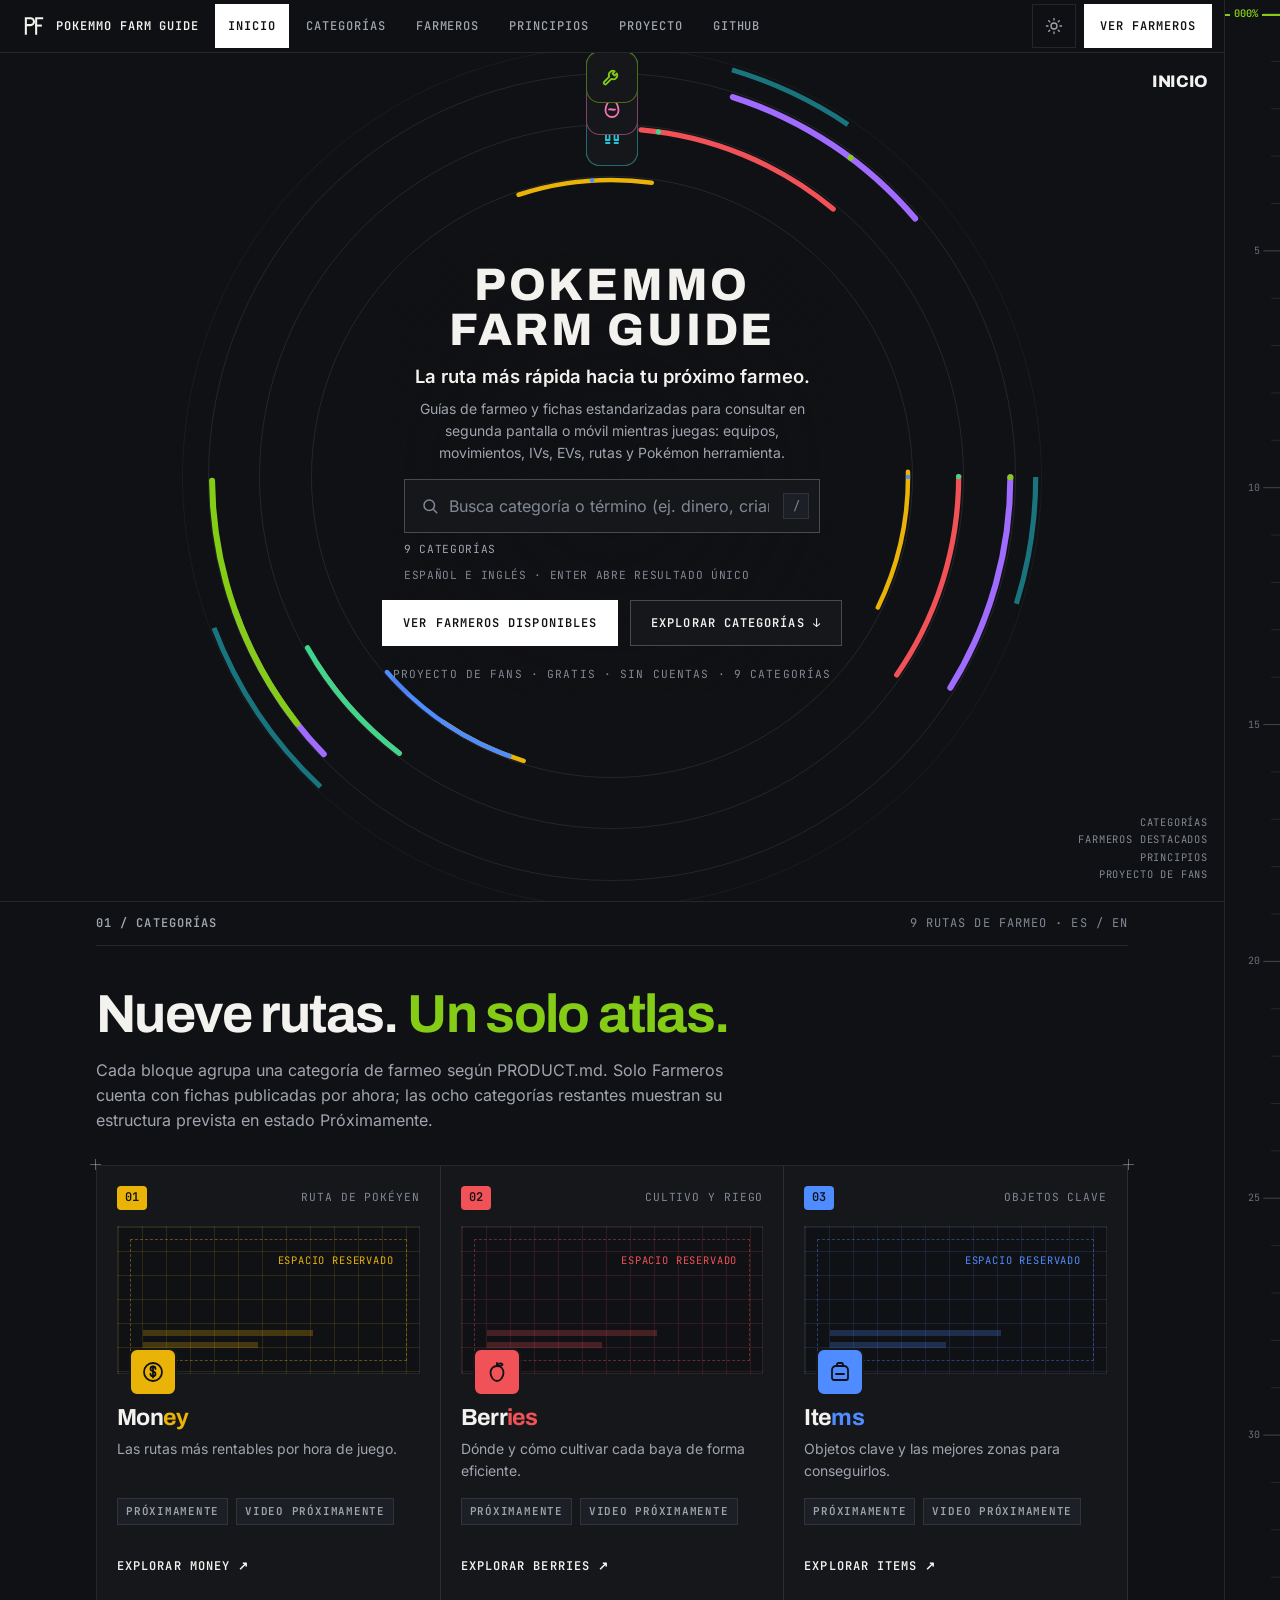
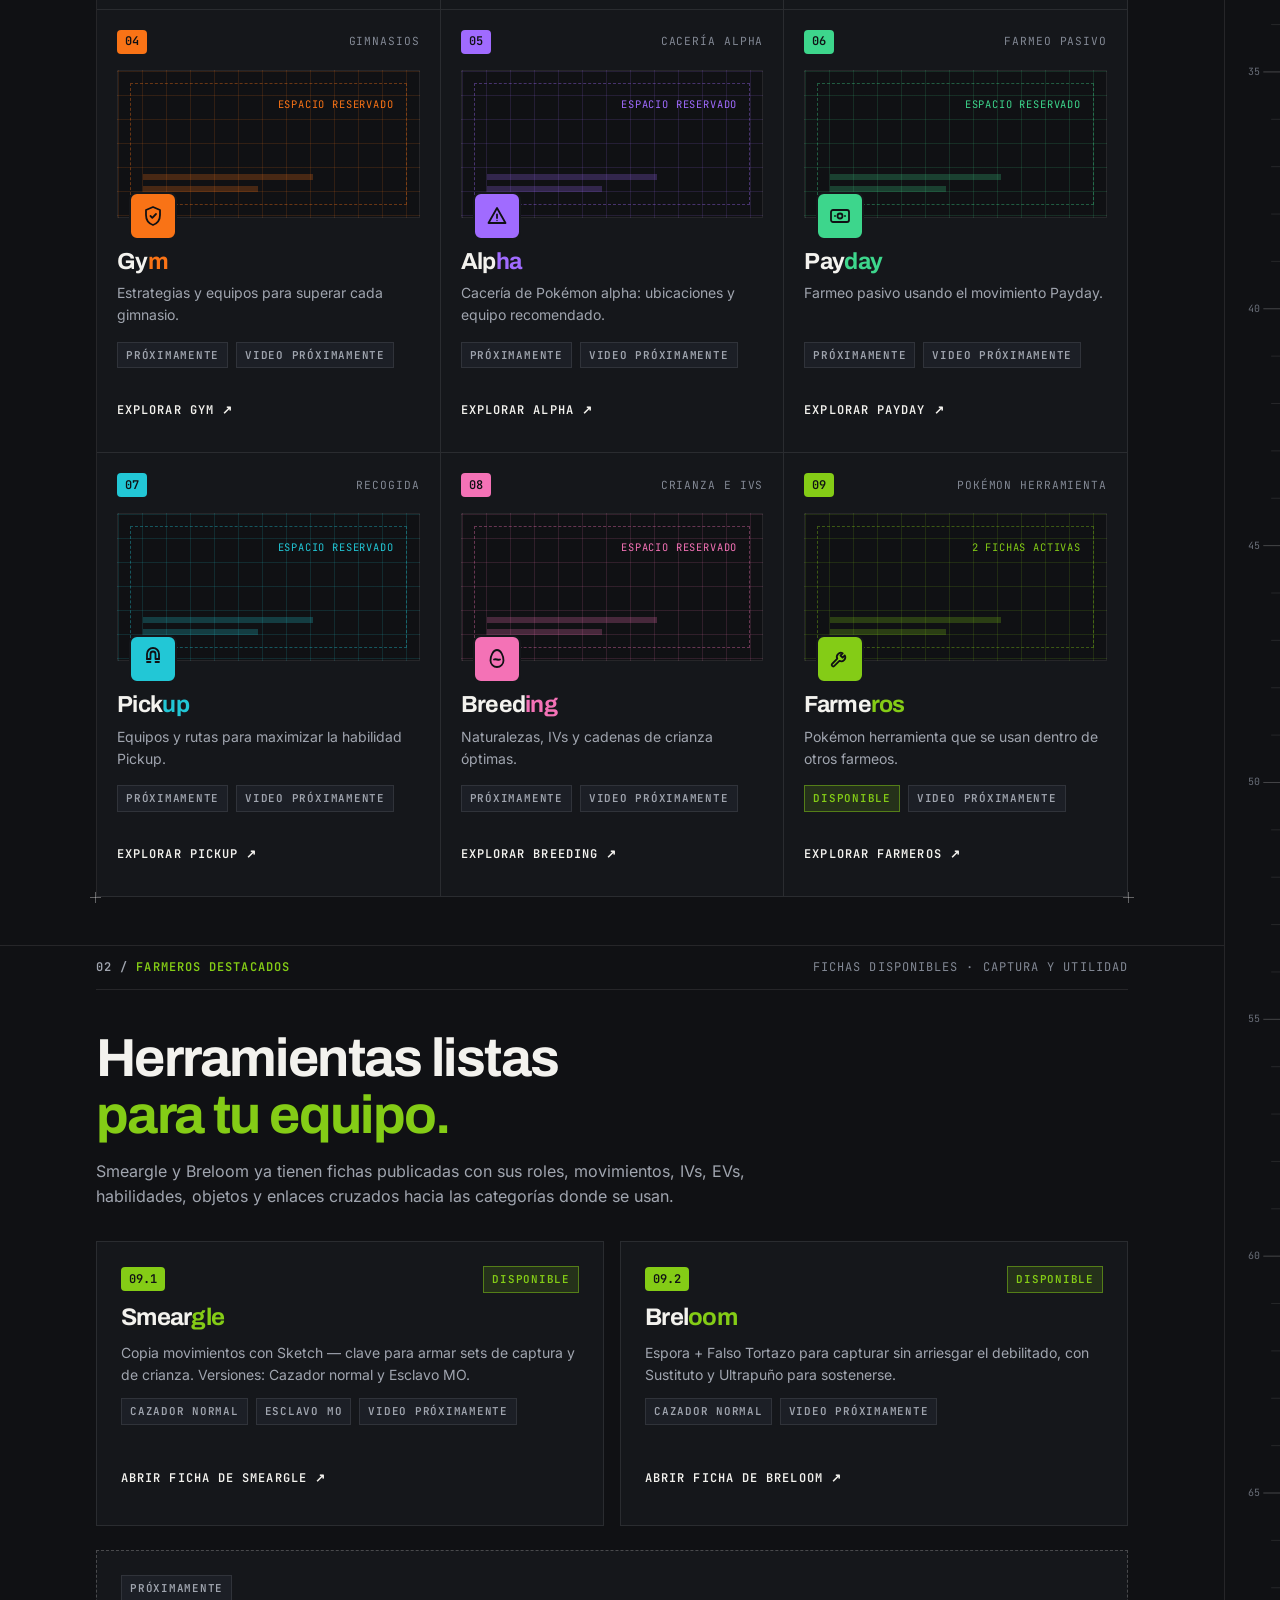
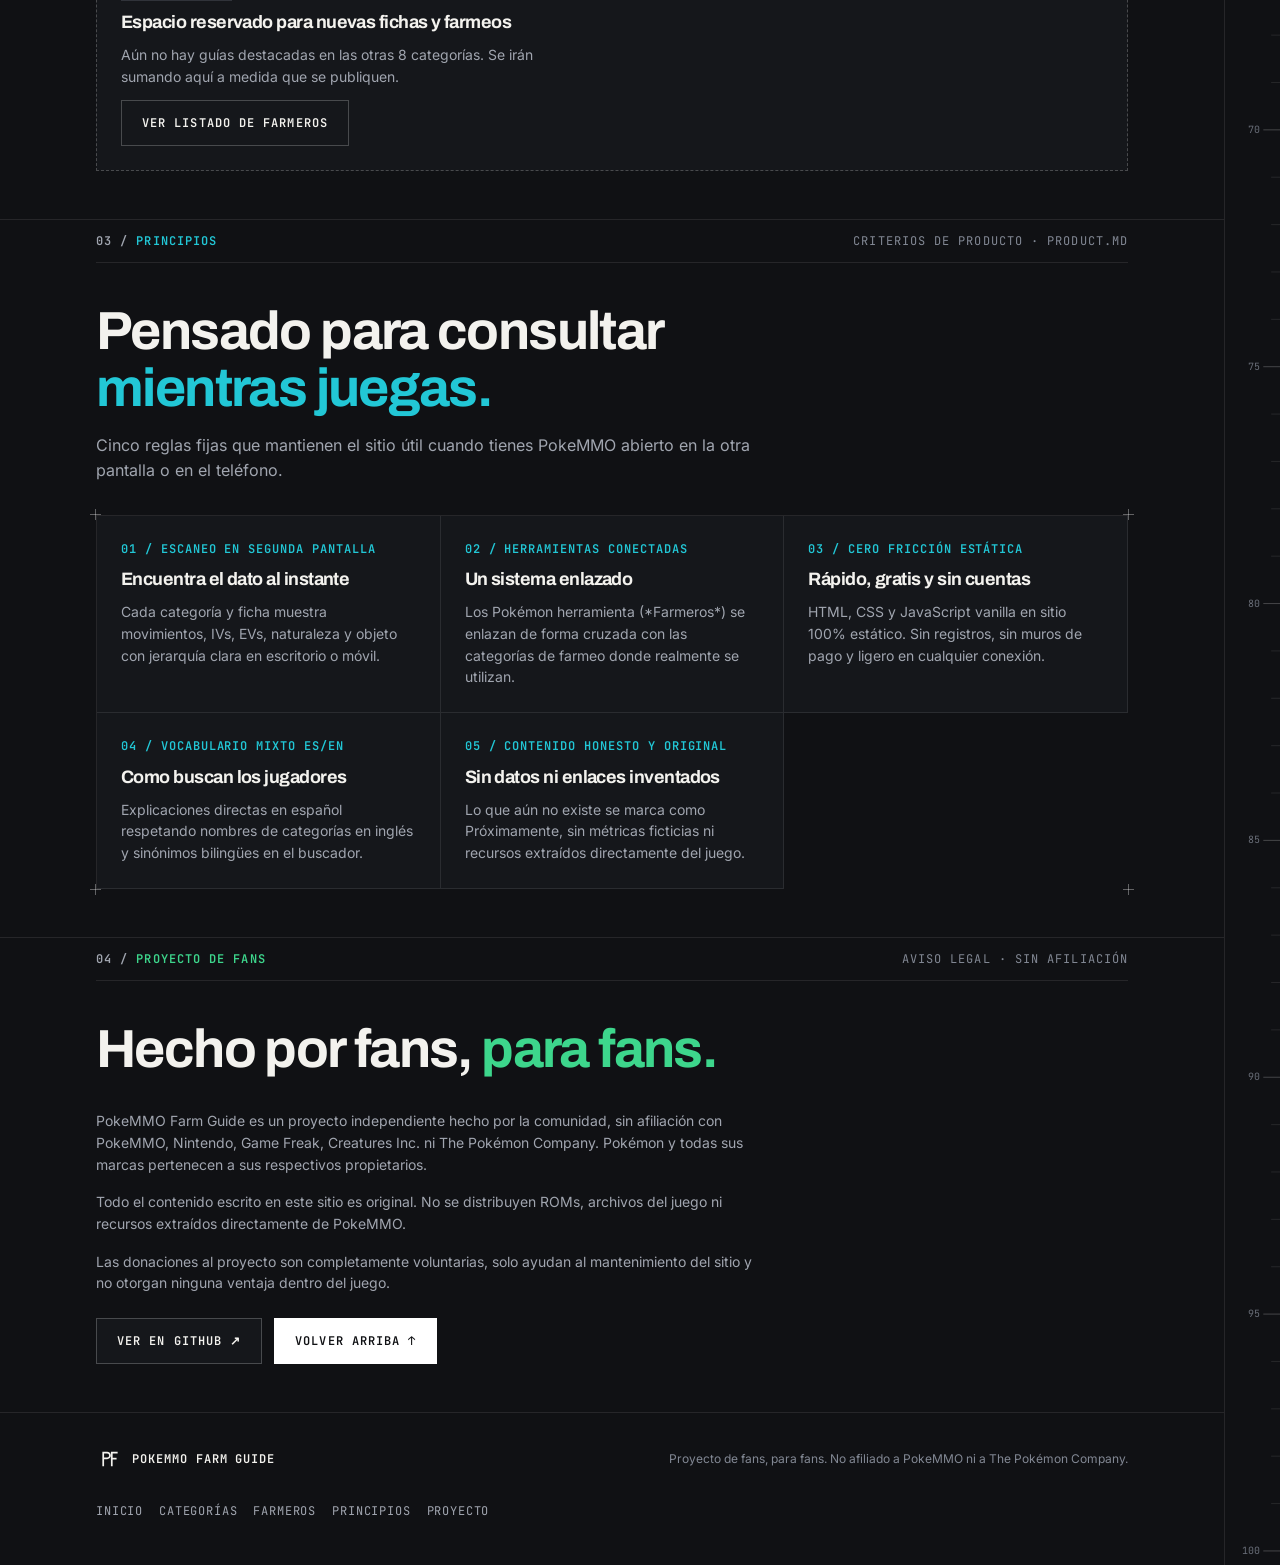
<file: index.html>
<!DOCTYPE html>
<html lang="es" data-theme="dark">
<head>
<meta charset="UTF-8">
<meta name="viewport" content="width=device-width, initial-scale=1.0, viewport-fit=cover">
<meta name="theme-color" id="meta-theme-color" content="#101114">
<title>PokeMMO Farm Guide — La base de datos de farmeo hecha por la comunidad</title>
<meta name="description" content="Guías de farmeo para PokeMMO: money, berries, items, alpha, gym, payday, pickup, breeding y farmeros. Proyecto de fans, para fans.">
<script>
try{if(localStorage.getItem('pfg_theme')==='light'){document.documentElement.setAttribute('data-theme','light');var m=document.getElementById('meta-theme-color');if(m)m.setAttribute('content','#f2f1ee');}}catch(e){}
</script>
<link rel="stylesheet" href="assets/css/style.css">
<script src="assets/js/script.js" defer></script>
<script src="assets/js/ruler.js" defer></script>
<script src="assets/js/vortex.js" defer></script>
<script src="assets/js/intro.js" defer></script>
</head>
<body>

<a href="#main-content" class="skip-link">Saltar al contenido</a>

<!-- ============ INTRO DE ENTRADA (1 vez por sesión) ============ -->
<div class="intro-overlay" id="intro-overlay" aria-hidden="true">
  <div class="intro-stage">
    <span class="intro-wordmark">POKEMMO FARM GUIDE</span>
    <span class="intro-mark">
      <svg viewBox="0 0 28 28" fill="none" stroke="currentColor" stroke-width="2.4" stroke-linecap="square" stroke-linejoin="miter">
        <path d="M4.5 23V5h5.5a4 4 0 0 1 0 8H4.5"/>
        <path d="M16.5 23V5h7"/>
        <path d="M16.5 13.5h5.5"/>
      </svg>
    </span>
  </div>
  <span class="intro-skip-hint">Clic o tecla para saltar</span>
</div>

<!-- ============ BARRA SUPERIOR FIJA ============ -->
<header class="site-header">
  <div class="header-inner">
    <div class="topbar-left">
      <a href="#inicio" class="topbar-brand" id="topbar-brand">
        <span class="brand-symbol" aria-hidden="true">
          <svg width="24" height="24" viewBox="0 0 28 28" fill="none" stroke="currentColor" stroke-width="2.4" stroke-linecap="square" stroke-linejoin="miter">
            <path d="M4.5 23V5h5.5a4 4 0 0 1 0 8H4.5"/>
            <path d="M16.5 23V5h7"/>
            <path d="M16.5 13.5h5.5"/>
          </svg>
        </span>
        <span class="brand-name">PokeMMO Farm Guide</span>
      </a>

      <nav class="topbar-nav" id="main-nav" aria-label="Navegación principal">
        <a href="#inicio" class="is-active" data-nav-section="inicio">Inicio</a>
        <a href="#categorias" data-nav-section="categorias">Categorías</a>
        <a href="#destacados" data-nav-section="destacados">Farmeros</a>
        <a href="#principios" data-nav-section="principios">Principios</a>
        <a href="#sobre" data-nav-section="sobre">Proyecto</a>
        <a href="https://github.com/" target="_blank" rel="noopener noreferrer">GitHub</a>
      </nav>
    </div>

    <div class="topbar-actions">
      <button type="button" class="icon-btn" id="theme-toggle" aria-label="Cambiar a tema claro" aria-pressed="false" title="Cambiar a tema claro">
        <svg class="theme-icon-sun" width="18" height="18" viewBox="0 0 24 24" fill="none" stroke="currentColor" stroke-width="1.75" stroke-linecap="round" stroke-linejoin="round" aria-hidden="true">
          <circle cx="12" cy="12" r="4"/>
          <path d="M12 2v2M12 20v2M4.93 4.93l1.41 1.41M17.66 17.66l1.41 1.41M2 12h2M20 12h2M6.34 17.66l-1.41 1.41M19.07 4.93l-1.41 1.41"/>
        </svg>
        <svg class="theme-icon-moon" width="18" height="18" viewBox="0 0 24 24" fill="none" stroke="currentColor" stroke-width="1.75" stroke-linecap="round" stroke-linejoin="round" aria-hidden="true">
          <path d="M21 12.79A9 9 0 1 1 11.21 3 7 7 0 0 0 21 12.79z"/>
        </svg>
      </button>

      <a href="pages/farmeros/index.html" class="topbar-cta">Ver Farmeros</a>

      <button type="button" class="nav-toggle" id="nav-toggle" aria-label="Abrir menú" aria-expanded="false" aria-controls="main-nav">
        <span class="nav-toggle-line" aria-hidden="true"></span>
        <span class="nav-toggle-line" aria-hidden="true"></span>
        <span class="nav-toggle-line" aria-hidden="true"></span>
      </button>
    </div>
  </div>
</header>

<main id="main-content">

  <!-- ============ 00 / INICIO: HERO CON VÓRTICE Y BUSCADOR ============ -->
  <section id="inicio" class="hero-vortex" data-ruler-section data-ruler-label="Inicio" data-ruler-code="00">

    <div class="vortex-stage" aria-hidden="false">
      <div class="vortex-rings" aria-hidden="true">
        <div class="vortex-ring vortex-ring--1">
          <svg class="vortex-arcs" viewBox="0 0 200 200" fill="none">
            <circle cx="100" cy="100" r="99" stroke="var(--cat-money)" stroke-width="1.5" stroke-dasharray="45 140 30 220" stroke-linecap="round"/>
            <circle cx="100" cy="100" r="99" stroke="var(--cat-items)" stroke-width="1.5" stroke-dasharray="0 190 50 220" stroke-linecap="round"/>
          </svg>
        </div>
        <div class="vortex-ring vortex-ring--2">
          <svg class="vortex-arcs" viewBox="0 0 200 200" fill="none">
            <circle cx="100" cy="100" r="99" stroke="var(--cat-berries)" stroke-width="1.5" stroke-dasharray="60 160 35 220" stroke-linecap="round"/>
            <circle cx="100" cy="100" r="99" stroke="var(--cat-payday)" stroke-width="1.5" stroke-dasharray="0 220 40 220" stroke-linecap="round"/>
          </svg>
        </div>
        <div class="vortex-ring vortex-ring--3">
          <svg class="vortex-arcs" viewBox="0 0 200 200" fill="none">
            <circle cx="100" cy="100" r="99" stroke="var(--cat-alpha)" stroke-width="1.5" stroke-dasharray="55 180 42 220" stroke-linecap="round"/>
            <circle cx="100" cy="100" r="99" stroke="var(--cat-farmeros)" stroke-width="1.5" stroke-dasharray="0 245 65 220" stroke-linecap="round"/>
          </svg>
        </div>
        <div class="vortex-ring vortex-ring--4">
          <svg class="vortex-arcs" viewBox="0 0 200 200" fill="none">
            <circle cx="100" cy="100" r="99" stroke="var(--cat-pickup)" stroke-width="1.2" stroke-dasharray="30 200 45 220"/>
          </svg>
        </div>
      </div>

      <nav class="vortex-nodes" aria-label="Accesos directos orbitales por categoría">
        <div class="vortex-arm">
          <div class="vortex-arm-offset">
            <a href="pages/money/index.html" class="vortex-node cat--money" aria-label="Money">
              <svg class="vortex-node-icon" viewBox="0 0 24 24" fill="none" stroke="currentColor" stroke-width="1.8" stroke-linecap="round" stroke-linejoin="round" aria-hidden="true">
                <circle cx="12" cy="12" r="9"/><path d="M14.5 9a2.5 2.5 0 0 0-5 0c0 1.5 1.5 2 2.5 2.3s2.5.8 2.5 2.4a2.5 2.5 0 0 1-5 0"/><path d="M12 6.5v11"/>
              </svg>
              <span class="vortex-node-label" aria-hidden="true">Money</span>
            </a>
          </div>
        </div>

        <div class="vortex-arm">
          <div class="vortex-arm-offset">
            <a href="pages/berries/index.html" class="vortex-node cat--berries" aria-label="Berries">
              <svg class="vortex-node-icon" viewBox="0 0 24 24" fill="none" stroke="currentColor" stroke-width="1.8" stroke-linecap="round" stroke-linejoin="round" aria-hidden="true">
                <path d="M12 6c-3.8 0-6.5 2.8-6.5 6.8 0 4.2 3.2 8.2 6.5 8.2s6.5-4 6.5-8.2C18.5 8.8 15.8 6 12 6z"/><path d="M12 6V3"/><path d="M12 5c2.2-2 4.8-2 5.5-.5-.9 1.6-3.1 2-5.5.5z"/>
              </svg>
              <span class="vortex-node-label" aria-hidden="true">Berries</span>
            </a>
          </div>
        </div>

        <div class="vortex-arm">
          <div class="vortex-arm-offset">
            <a href="pages/items/index.html" class="vortex-node cat--items" aria-label="Items">
              <svg class="vortex-node-icon" viewBox="0 0 24 24" fill="none" stroke="currentColor" stroke-width="1.8" stroke-linecap="round" stroke-linejoin="round" aria-hidden="true">
                <path d="M4 10a4 4 0 0 1 4-4h8a4 4 0 0 1 4 4v8a2 2 0 0 1-2 2H6a2 2 0 0 1-2-2z"/><path d="M9 6V4.5A1.5 1.5 0 0 1 10.5 3h3A1.5 1.5 0 0 1 15 4.5V6"/><path d="M8 14h8"/>
              </svg>
              <span class="vortex-node-label" aria-hidden="true">Items</span>
            </a>
          </div>
        </div>

        <div class="vortex-arm">
          <div class="vortex-arm-offset">
            <a href="pages/gym/index.html" class="vortex-node cat--gym" aria-label="Gym">
              <svg class="vortex-node-icon" viewBox="0 0 24 24" fill="none" stroke="currentColor" stroke-width="1.8" stroke-linecap="round" stroke-linejoin="round" aria-hidden="true">
                <path d="M12 3l7 3v5c0 4.6-2.9 8.5-7 10-4.1-1.5-7-5.4-7-10V6z"/><path d="M9.5 12l1.8 1.8 3.7-3.8"/>
              </svg>
              <span class="vortex-node-label" aria-hidden="true">Gym</span>
            </a>
          </div>
        </div>

        <div class="vortex-arm">
          <div class="vortex-arm-offset">
            <a href="pages/alpha/index.html" class="vortex-node cat--alpha" aria-label="Alpha">
              <svg class="vortex-node-icon" viewBox="0 0 24 24" fill="none" stroke="currentColor" stroke-width="1.8" stroke-linecap="round" stroke-linejoin="round" aria-hidden="true">
                <path d="M12 4L3.5 19h17z"/><path d="M12 10.5v3.5"/><circle cx="12" cy="16.5" r=".7" fill="currentColor" stroke="none"/>
              </svg>
              <span class="vortex-node-label" aria-hidden="true">Alpha</span>
            </a>
          </div>
        </div>

        <div class="vortex-arm">
          <div class="vortex-arm-offset">
            <a href="pages/payday/index.html" class="vortex-node cat--payday" aria-label="Payday">
              <svg class="vortex-node-icon" viewBox="0 0 24 24" fill="none" stroke="currentColor" stroke-width="1.8" stroke-linecap="round" stroke-linejoin="round" aria-hidden="true">
                <rect x="3" y="6" width="18" height="12" rx="2"/><circle cx="12" cy="12" r="2.5"/><path d="M7 12h.01M17 12h.01"/>
              </svg>
              <span class="vortex-node-label" aria-hidden="true">Payday</span>
            </a>
          </div>
        </div>

        <div class="vortex-arm">
          <div class="vortex-arm-offset">
            <a href="pages/pickup/index.html" class="vortex-node cat--pickup" aria-label="Pickup">
              <svg class="vortex-node-icon" viewBox="0 0 24 24" fill="none" stroke="currentColor" stroke-width="1.8" stroke-linecap="round" stroke-linejoin="round" aria-hidden="true">
                <path d="M6 12V7a6 6 0 0 1 12 0v5"/><path d="M6 12h3.5V7a2.5 2.5 0 0 1 5 0v5H18"/><path d="M6 15h3.5M14.5 15H18"/>
              </svg>
              <span class="vortex-node-label" aria-hidden="true">Pickup</span>
            </a>
          </div>
        </div>

        <div class="vortex-arm">
          <div class="vortex-arm-offset">
            <a href="pages/breeding/index.html" class="vortex-node cat--breeding" aria-label="Breeding">
              <svg class="vortex-node-icon" viewBox="0 0 24 24" fill="none" stroke="currentColor" stroke-width="1.8" stroke-linecap="round" stroke-linejoin="round" aria-hidden="true">
                <path d="M12 3c-4 0-6.5 6-6.5 10.5a6.5 6.5 0 0 0 13 0C18.5 9 16 3 12 3z"/><path d="M9 12.5c1.5-1 4.5 1 6 0"/>
              </svg>
              <span class="vortex-node-label" aria-hidden="true">Breeding</span>
            </a>
          </div>
        </div>

        <div class="vortex-arm">
          <div class="vortex-arm-offset">
            <a href="pages/farmeros/index.html" class="vortex-node cat--farmeros" aria-label="Farmeros">
              <svg class="vortex-node-icon" viewBox="0 0 24 24" fill="none" stroke="currentColor" stroke-width="1.8" stroke-linecap="round" stroke-linejoin="round" aria-hidden="true">
                <path d="M14.7 6.3a4 4 0 0 0-5.4 5.4l-5.3 5.3a1.5 1.5 0 0 0 2.1 2.1l5.3-5.3a4 4 0 0 0 5.4-5.4l-2.2 2.2-2.1-2.1z"/>
              </svg>
              <span class="vortex-node-label" aria-hidden="true">Farmeros</span>
            </a>
          </div>
        </div>
      </nav>
    </div>

    <div class="hero-core">
      <h1 class="hero-wordmark">PokeMMO Farm Guide</h1>
      <p class="hero-subtitle">La ruta más rápida hacia tu próximo farmeo.</p>
      <p class="hero-copy">
        Guías de farmeo y fichas estandarizadas para consultar en segunda pantalla o móvil mientras juegas: equipos, movimientos, IVs, EVs, rutas y Pokémon herramienta.
      </p>

      <div class="hero-search-wrap">
        <form class="search-box" id="search-form" role="search">
          <svg class="search-icon" width="18" height="18" viewBox="0 0 24 24" fill="none" stroke="currentColor" stroke-width="2" stroke-linecap="round" stroke-linejoin="round" aria-hidden="true">
            <circle cx="11" cy="11" r="7"/>
            <path d="M21 21l-4.35-4.35"/>
          </svg>
          <input
            type="search"
            id="search-input"
            aria-label="Buscar categoría o término en español o inglés"
            placeholder="Busca categoría o término (ej. dinero, crianza, alpha)…"
            autocomplete="off"
          >
          <kbd class="search-kbd" aria-hidden="true">/</kbd>
          <button type="button" class="search-clear" id="search-clear" aria-label="Limpiar búsqueda" hidden>
            <svg width="16" height="16" viewBox="0 0 24 24" fill="none" stroke="currentColor" stroke-width="2" stroke-linecap="round" aria-hidden="true">
              <path d="M18 6L6 18M6 6l12 12"/>
            </svg>
          </button>
        </form>
        <div class="search-meta">
          <span class="search-count" id="search-count" aria-live="polite">9 categorías</span>
          <span>Español e inglés · Enter abre resultado único</span>
        </div>
      </div>

      <div class="hero-actions">
        <a href="pages/farmeros/index.html" class="btn btn-primary">Ver Farmeros disponibles</a>
        <a href="#categorias" class="btn btn-outline">Explorar categorías ↓</a>
      </div>

      <p class="hero-facts">PROYECTO DE FANS · GRATIS · SIN CUENTAS · 9 CATEGORÍAS</p>
    </div>

  </section>

  <!-- ============ 01 / CATEGORÍAS ============ -->
  <section id="categorias" class="section-band" data-ruler-section data-ruler-label="Categorías" data-ruler-code="01">
    <div class="wrap">
      <div class="band-header">
        <span><span class="band-code">01 / CATEGORÍAS</span></span>
        <span>9 RUTAS DE FARMEO · ES / EN</span>
      </div>

      <div class="section-body">
        <div class="section-intro">
          <h2>Nueve rutas. <span class="bicolor-accent">Un solo atlas.</span></h2>
          <p>
            Cada bloque agrupa una categoría de farmeo según PRODUCT.md. Solo Farmeros cuenta con fichas publicadas por ahora; las ocho categorías restantes muestran su estructura prevista en estado Próximamente.
          </p>
        </div>

        <div class="crosshair-box">
          <span class="crosshair crosshair--tl" aria-hidden="true"></span>
          <span class="crosshair crosshair--tr" aria-hidden="true"></span>
          <span class="crosshair crosshair--bl" aria-hidden="true"></span>
          <span class="crosshair crosshair--br" aria-hidden="true"></span>

          <div class="lineup-grid" id="cat-grid">

            <a href="pages/money/index.html" class="cat-card glow-card cat--money" data-cat="money">
              <div class="cat-card-meta">
                <span class="num-badge">01</span>
                <span class="cat-type">RUTA DE POKÉYEN</span>
              </div>
              <div class="card-visual-wrap">
                <div class="card-visual" aria-hidden="true">
                  <div class="card-visual-blueprint">
                    <span class="blueprint-tag">Espacio reservado</span>
                    <div class="blueprint-bars"><span></span><span></span></div>
                  </div>
                </div>
                <span class="cat-icon-tile" aria-hidden="true">
                  <svg width="24" height="24" viewBox="0 0 24 24" fill="none" stroke="currentColor" stroke-width="1.8" stroke-linecap="round" stroke-linejoin="round">
                    <circle cx="12" cy="12" r="9"/><path d="M14.5 9a2.5 2.5 0 0 0-5 0c0 1.5 1.5 2 2.5 2.3s2.5.8 2.5 2.4a2.5 2.5 0 0 1-5 0"/><path d="M12 6.5v11"/>
                  </svg>
                </span>
              </div>
              <h3>Mon<span class="bicolor-accent">ey</span></h3>
              <p>Las rutas más rentables por hora de juego.</p>
              <div class="chip-row">
                <span class="chip">PRÓXIMAMENTE</span>
                <span class="chip">VIDEO PRÓXIMAMENTE</span>
              </div>
              <span class="cat-explore">EXPLORAR MONEY <span class="explore-arrow" aria-hidden="true">↗</span></span>
            </a>

            <a href="pages/berries/index.html" class="cat-card glow-card cat--berries" data-cat="berries">
              <div class="cat-card-meta">
                <span class="num-badge">02</span>
                <span class="cat-type">CULTIVO Y RIEGO</span>
              </div>
              <div class="card-visual-wrap">
                <div class="card-visual" aria-hidden="true">
                  <div class="card-visual-blueprint">
                    <span class="blueprint-tag">Espacio reservado</span>
                    <div class="blueprint-bars"><span></span><span></span></div>
                  </div>
                </div>
                <span class="cat-icon-tile" aria-hidden="true">
                  <svg width="24" height="24" viewBox="0 0 24 24" fill="none" stroke="currentColor" stroke-width="1.8" stroke-linecap="round" stroke-linejoin="round">
                    <path d="M12 6c-3.8 0-6.5 2.8-6.5 6.8 0 4.2 3.2 8.2 6.5 8.2s6.5-4 6.5-8.2C18.5 8.8 15.8 6 12 6z"/><path d="M12 6V3"/><path d="M12 5c2.2-2 4.8-2 5.5-.5-.9 1.6-3.1 2-5.5.5z"/>
                  </svg>
                </span>
              </div>
              <h3>Berr<span class="bicolor-accent">ies</span></h3>
              <p>Dónde y cómo cultivar cada baya de forma eficiente.</p>
              <div class="chip-row">
                <span class="chip">PRÓXIMAMENTE</span>
                <span class="chip">VIDEO PRÓXIMAMENTE</span>
              </div>
              <span class="cat-explore">EXPLORAR BERRIES <span class="explore-arrow" aria-hidden="true">↗</span></span>
            </a>

            <a href="pages/items/index.html" class="cat-card glow-card cat--items" data-cat="items">
              <div class="cat-card-meta">
                <span class="num-badge">03</span>
                <span class="cat-type">OBJETOS CLAVE</span>
              </div>
              <div class="card-visual-wrap">
                <div class="card-visual" aria-hidden="true">
                  <div class="card-visual-blueprint">
                    <span class="blueprint-tag">Espacio reservado</span>
                    <div class="blueprint-bars"><span></span><span></span></div>
                  </div>
                </div>
                <span class="cat-icon-tile" aria-hidden="true">
                  <svg width="24" height="24" viewBox="0 0 24 24" fill="none" stroke="currentColor" stroke-width="1.8" stroke-linecap="round" stroke-linejoin="round">
                    <path d="M4 10a4 4 0 0 1 4-4h8a4 4 0 0 1 4 4v8a2 2 0 0 1-2 2H6a2 2 0 0 1-2-2z"/><path d="M9 6V4.5A1.5 1.5 0 0 1 10.5 3h3A1.5 1.5 0 0 1 15 4.5V6"/><path d="M8 14h8"/>
                  </svg>
                </span>
              </div>
              <h3>Ite<span class="bicolor-accent">ms</span></h3>
              <p>Objetos clave y las mejores zonas para conseguirlos.</p>
              <div class="chip-row">
                <span class="chip">PRÓXIMAMENTE</span>
                <span class="chip">VIDEO PRÓXIMAMENTE</span>
              </div>
              <span class="cat-explore">EXPLORAR ITEMS <span class="explore-arrow" aria-hidden="true">↗</span></span>
            </a>

            <a href="pages/gym/index.html" class="cat-card glow-card cat--gym" data-cat="gym">
              <div class="cat-card-meta">
                <span class="num-badge">04</span>
                <span class="cat-type">GIMNASIOS</span>
              </div>
              <div class="card-visual-wrap">
                <div class="card-visual" aria-hidden="true">
                  <div class="card-visual-blueprint">
                    <span class="blueprint-tag">Espacio reservado</span>
                    <div class="blueprint-bars"><span></span><span></span></div>
                  </div>
                </div>
                <span class="cat-icon-tile" aria-hidden="true">
                  <svg width="24" height="24" viewBox="0 0 24 24" fill="none" stroke="currentColor" stroke-width="1.8" stroke-linecap="round" stroke-linejoin="round">
                    <path d="M12 3l7 3v5c0 4.6-2.9 8.5-7 10-4.1-1.5-7-5.4-7-10V6z"/><path d="M9.5 12l1.8 1.8 3.7-3.8"/>
                  </svg>
                </span>
              </div>
              <h3>Gy<span class="bicolor-accent">m</span></h3>
              <p>Estrategias y equipos para superar cada gimnasio.</p>
              <div class="chip-row">
                <span class="chip">PRÓXIMAMENTE</span>
                <span class="chip">VIDEO PRÓXIMAMENTE</span>
              </div>
              <span class="cat-explore">EXPLORAR GYM <span class="explore-arrow" aria-hidden="true">↗</span></span>
            </a>

            <a href="pages/alpha/index.html" class="cat-card glow-card cat--alpha" data-cat="alpha">
              <div class="cat-card-meta">
                <span class="num-badge">05</span>
                <span class="cat-type">CACERÍA ALPHA</span>
              </div>
              <div class="card-visual-wrap">
                <div class="card-visual" aria-hidden="true">
                  <div class="card-visual-blueprint">
                    <span class="blueprint-tag">Espacio reservado</span>
                    <div class="blueprint-bars"><span></span><span></span></div>
                  </div>
                </div>
                <span class="cat-icon-tile" aria-hidden="true">
                  <svg width="24" height="24" viewBox="0 0 24 24" fill="none" stroke="currentColor" stroke-width="1.8" stroke-linecap="round" stroke-linejoin="round">
                    <path d="M12 4L3.5 19h17z"/><path d="M12 10.5v3.5"/><circle cx="12" cy="16.5" r=".7" fill="currentColor" stroke="none"/>
                  </svg>
                </span>
              </div>
              <h3>Alp<span class="bicolor-accent">ha</span></h3>
              <p>Cacería de Pokémon alpha: ubicaciones y equipo recomendado.</p>
              <div class="chip-row">
                <span class="chip">PRÓXIMAMENTE</span>
                <span class="chip">VIDEO PRÓXIMAMENTE</span>
              </div>
              <span class="cat-explore">EXPLORAR ALPHA <span class="explore-arrow" aria-hidden="true">↗</span></span>
            </a>

            <a href="pages/payday/index.html" class="cat-card glow-card cat--payday" data-cat="payday">
              <div class="cat-card-meta">
                <span class="num-badge">06</span>
                <span class="cat-type">FARMEO PASIVO</span>
              </div>
              <div class="card-visual-wrap">
                <div class="card-visual" aria-hidden="true">
                  <div class="card-visual-blueprint">
                    <span class="blueprint-tag">Espacio reservado</span>
                    <div class="blueprint-bars"><span></span><span></span></div>
                  </div>
                </div>
                <span class="cat-icon-tile" aria-hidden="true">
                  <svg width="24" height="24" viewBox="0 0 24 24" fill="none" stroke="currentColor" stroke-width="1.8" stroke-linecap="round" stroke-linejoin="round">
                    <rect x="3" y="6" width="18" height="12" rx="2"/><circle cx="12" cy="12" r="2.5"/><path d="M7 12h.01M17 12h.01"/>
                  </svg>
                </span>
              </div>
              <h3>Pay<span class="bicolor-accent">day</span></h3>
              <p>Farmeo pasivo usando el movimiento Payday.</p>
              <div class="chip-row">
                <span class="chip">PRÓXIMAMENTE</span>
                <span class="chip">VIDEO PRÓXIMAMENTE</span>
              </div>
              <span class="cat-explore">EXPLORAR PAYDAY <span class="explore-arrow" aria-hidden="true">↗</span></span>
            </a>

            <a href="pages/pickup/index.html" class="cat-card glow-card cat--pickup" data-cat="pickup">
              <div class="cat-card-meta">
                <span class="num-badge">07</span>
                <span class="cat-type">RECOGIDA</span>
              </div>
              <div class="card-visual-wrap">
                <div class="card-visual" aria-hidden="true">
                  <div class="card-visual-blueprint">
                    <span class="blueprint-tag">Espacio reservado</span>
                    <div class="blueprint-bars"><span></span><span></span></div>
                  </div>
                </div>
                <span class="cat-icon-tile" aria-hidden="true">
                  <svg width="24" height="24" viewBox="0 0 24 24" fill="none" stroke="currentColor" stroke-width="1.8" stroke-linecap="round" stroke-linejoin="round">
                    <path d="M6 12V7a6 6 0 0 1 12 0v5"/><path d="M6 12h3.5V7a2.5 2.5 0 0 1 5 0v5H18"/><path d="M6 15h3.5M14.5 15H18"/>
                  </svg>
                </span>
              </div>
              <h3>Pick<span class="bicolor-accent">up</span></h3>
              <p>Equipos y rutas para maximizar la habilidad Pickup.</p>
              <div class="chip-row">
                <span class="chip">PRÓXIMAMENTE</span>
                <span class="chip">VIDEO PRÓXIMAMENTE</span>
              </div>
              <span class="cat-explore">EXPLORAR PICKUP <span class="explore-arrow" aria-hidden="true">↗</span></span>
            </a>

            <a href="pages/breeding/index.html" class="cat-card glow-card cat--breeding" data-cat="breeding">
              <div class="cat-card-meta">
                <span class="num-badge">08</span>
                <span class="cat-type">CRIANZA E IVS</span>
              </div>
              <div class="card-visual-wrap">
                <div class="card-visual" aria-hidden="true">
                  <div class="card-visual-blueprint">
                    <span class="blueprint-tag">Espacio reservado</span>
                    <div class="blueprint-bars"><span></span><span></span></div>
                  </div>
                </div>
                <span class="cat-icon-tile" aria-hidden="true">
                  <svg width="24" height="24" viewBox="0 0 24 24" fill="none" stroke="currentColor" stroke-width="1.8" stroke-linecap="round" stroke-linejoin="round">
                    <path d="M12 3c-4 0-6.5 6-6.5 10.5a6.5 6.5 0 0 0 13 0C18.5 9 16 3 12 3z"/><path d="M9 12.5c1.5-1 4.5 1 6 0"/>
                  </svg>
                </span>
              </div>
              <h3>Breed<span class="bicolor-accent">ing</span></h3>
              <p>Naturalezas, IVs y cadenas de crianza óptimas.</p>
              <div class="chip-row">
                <span class="chip">PRÓXIMAMENTE</span>
                <span class="chip">VIDEO PRÓXIMAMENTE</span>
              </div>
              <span class="cat-explore">EXPLORAR BREEDING <span class="explore-arrow" aria-hidden="true">↗</span></span>
            </a>

            <a href="pages/farmeros/index.html" class="cat-card glow-card cat--farmeros" data-cat="farmeros">
              <div class="cat-card-meta">
                <span class="num-badge">09</span>
                <span class="cat-type">POKÉMON HERRAMIENTA</span>
              </div>
              <div class="card-visual-wrap">
                <div class="card-visual" aria-hidden="true">
                  <div class="card-visual-blueprint">
                    <span class="blueprint-tag">2 fichas activas</span>
                    <div class="blueprint-bars"><span></span><span></span></div>
                  </div>
                </div>
                <span class="cat-icon-tile" aria-hidden="true">
                  <svg width="24" height="24" viewBox="0 0 24 24" fill="none" stroke="currentColor" stroke-width="1.8" stroke-linecap="round" stroke-linejoin="round">
                    <path d="M14.7 6.3a4 4 0 0 0-5.4 5.4l-5.3 5.3a1.5 1.5 0 0 0 2.1 2.1l5.3-5.3a4 4 0 0 0 5.4-5.4l-2.2 2.2-2.1-2.1z"/>
                  </svg>
                </span>
              </div>
              <h3>Farme<span class="bicolor-accent">ros</span></h3>
              <p>Pokémon herramienta que se usan dentro de otros farmeos.</p>
              <div class="chip-row">
                <span class="chip is-available">DISPONIBLE</span>
                <span class="chip">VIDEO PRÓXIMAMENTE</span>
              </div>
              <span class="cat-explore">EXPLORAR FARMEROS <span class="explore-arrow" aria-hidden="true">↗</span></span>
            </a>

          </div>
        </div>

        <div class="empty-state empty-state--centered" id="no-results" role="status" hidden>
          <span class="empty-state-icon" aria-hidden="true">
            <svg width="20" height="20" viewBox="0 0 24 24" fill="none" stroke="currentColor" stroke-width="1.8" stroke-linecap="round" stroke-linejoin="round">
              <circle cx="11" cy="11" r="7"/><path d="M21 21l-4.35-4.35"/>
            </svg>
          </span>
          <h3>Sin coincidencias</h3>
          <p>Ninguna de las 9 categorías coincide con esa búsqueda. Prueba con dinero, bayas, alpha, breeding o smeargle.</p>
          <button type="button" class="btn btn-outline" id="reset-search">Limpiar búsqueda</button>
        </div>
      </div>
    </div>
  </section>

  <!-- ============ 02 / FARMEROS DESTACADOS ============ -->
  <section id="destacados" class="section-band cat--farmeros" data-ruler-section data-ruler-label="Farmeros destacados" data-ruler-code="02">
    <div class="wrap">
      <div class="band-header">
        <span><span class="band-code">02 / <span class="band-code-accent">FARMEROS DESTACADOS</span></span></span>
        <span>FICHAS DISPONIBLES · CAPTURA Y UTILIDAD</span>
      </div>

      <div class="section-body">
        <div class="section-intro">
          <h2>Herramientas listas <span class="bicolor-accent">para tu equipo.</span></h2>
          <p>
            Smeargle y Breloom ya tienen fichas publicadas con sus roles, movimientos, IVs, EVs, habilidades, objetos y enlaces cruzados hacia las categorías donde se usan.
          </p>
        </div>

        <div class="featured-grid">
          <a href="pages/farmeros/smeargle.html" class="poke-card glow-card cat--farmeros">
            <div class="poke-card-top">
              <span class="num-badge">09.1</span>
              <span class="chip is-available">DISPONIBLE</span>
            </div>
            <h3>Smear<span class="bicolor-accent">gle</span></h3>
            <p>Copia movimientos con Sketch — clave para armar sets de captura y de crianza. Versiones: Cazador normal y Esclavo MO.</p>
            <div class="chip-row">
              <span class="chip">CAZADOR NORMAL</span>
              <span class="chip">ESCLAVO MO</span>
              <span class="chip">VIDEO PRÓXIMAMENTE</span>
            </div>
            <span class="cat-explore">ABRIR FICHA DE SMEARGLE <span class="explore-arrow" aria-hidden="true">↗</span></span>
          </a>

          <a href="pages/farmeros/breloom.html" class="poke-card glow-card cat--farmeros">
            <div class="poke-card-top">
              <span class="num-badge">09.2</span>
              <span class="chip is-available">DISPONIBLE</span>
            </div>
            <h3>Brel<span class="bicolor-accent">oom</span></h3>
            <p>Espora + Falso Tortazo para capturar sin arriesgar el debilitado, con Sustituto y Ultrapuño para sostenerse.</p>
            <div class="chip-row">
              <span class="chip">CAZADOR NORMAL</span>
              <span class="chip">VIDEO PRÓXIMAMENTE</span>
            </div>
            <span class="cat-explore">ABRIR FICHA DE BRELOOM <span class="explore-arrow" aria-hidden="true">↗</span></span>
          </a>
        </div>

        <div class="empty-state">
          <div class="chip-row">
            <span class="chip">PRÓXIMAMENTE</span>
          </div>
          <h3>Espacio reservado para nuevas fichas y farmeos</h3>
          <p>Aún no hay guías destacadas en las otras 8 categorías. Se irán sumando aquí a medida que se publiquen.</p>
          <a href="pages/farmeros/index.html" class="btn btn-outline">Ver listado de Farmeros</a>
        </div>
      </div>
    </div>
  </section>

  <!-- ============ 03 / PRINCIPIOS ============ -->
  <section id="principios" class="section-band cat--pickup" data-ruler-section data-ruler-label="Principios" data-ruler-code="03">
    <div class="wrap">
      <div class="band-header">
        <span><span class="band-code">03 / <span class="band-code-accent">PRINCIPIOS</span></span></span>
        <span>CRITERIOS DE PRODUCTO · PRODUCT.MD</span>
      </div>

      <div class="section-body">
        <div class="section-intro">
          <h2>Pensado para consultar <span class="bicolor-accent">mientras juegas.</span></h2>
          <p>Cinco reglas fijas que mantienen el sitio útil cuando tienes PokeMMO abierto en la otra pantalla o en el teléfono.</p>
        </div>

        <div class="crosshair-box">
          <span class="crosshair crosshair--tl" aria-hidden="true"></span>
          <span class="crosshair crosshair--tr" aria-hidden="true"></span>
          <span class="crosshair crosshair--bl" aria-hidden="true"></span>
          <span class="crosshair crosshair--br" aria-hidden="true"></span>

          <div class="principles-grid">
            <article class="principle-item">
              <span class="principle-num">01 / ESCANEO EN SEGUNDA PANTALLA</span>
              <h3>Encuentra el dato al instante</h3>
              <p>Cada categoría y ficha muestra movimientos, IVs, EVs, naturaleza y objeto con jerarquía clara en escritorio o móvil.</p>
            </article>

            <article class="principle-item">
              <span class="principle-num">02 / HERRAMIENTAS CONECTADAS</span>
              <h3>Un sistema enlazado</h3>
              <p>Los Pokémon herramienta (*Farmeros*) se enlazan de forma cruzada con las categorías de farmeo donde realmente se utilizan.</p>
            </article>

            <article class="principle-item">
              <span class="principle-num">03 / CERO FRICCIÓN ESTÁTICA</span>
              <h3>Rápido, gratis y sin cuentas</h3>
              <p>HTML, CSS y JavaScript vanilla en sitio 100% estático. Sin registros, sin muros de pago y ligero en cualquier conexión.</p>
            </article>

            <article class="principle-item">
              <span class="principle-num">04 / VOCABULARIO MIXTO ES/EN</span>
              <h3>Como buscan los jugadores</h3>
              <p>Explicaciones directas en español respetando nombres de categorías en inglés y sinónimos bilingües en el buscador.</p>
            </article>

            <article class="principle-item">
              <span class="principle-num">05 / CONTENIDO HONESTO Y ORIGINAL</span>
              <h3>Sin datos ni enlaces inventados</h3>
              <p>Lo que aún no existe se marca como Próximamente, sin métricas ficticias ni recursos extraídos directamente del juego.</p>
            </article>
          </div>
        </div>
      </div>
    </div>
  </section>

  <!-- ============ 04 / PROYECTO DE FANS ============ -->
  <section id="sobre" class="section-band cat--payday" data-ruler-section data-ruler-label="Proyecto de fans" data-ruler-code="04">
    <div class="wrap">
      <div class="band-header">
        <span><span class="band-code">04 / <span class="band-code-accent">PROYECTO DE FANS</span></span></span>
        <span>AVISO LEGAL · SIN AFILIACIÓN</span>
      </div>

      <div class="section-body">
        <div class="section-intro">
          <h2>Hecho por fans, <span class="bicolor-accent">para fans.</span></h2>
        </div>

        <div class="disclaimer-stack">
          <p>
            PokeMMO Farm Guide es un proyecto independiente hecho por la comunidad,
            sin afiliación con PokeMMO, Nintendo, Game Freak, Creatures Inc. ni
            The Pokémon Company. Pokémon y todas sus marcas pertenecen a sus
            respectivos propietarios.
          </p>
          <p>
            Todo el contenido escrito en este sitio es original. No se distribuyen
            ROMs, archivos del juego ni recursos extraídos directamente de PokeMMO.
          </p>
          <p>
            Las donaciones al proyecto son completamente voluntarias, solo ayudan
            al mantenimiento del sitio y no otorgan ninguna ventaja dentro del juego.
          </p>
        </div>

        <div class="start-actions">
          <a href="https://github.com/" target="_blank" rel="noopener noreferrer" class="btn btn-outline">Ver en GitHub ↗</a>
          <a href="#inicio" class="btn btn-primary">Volver arriba ↑</a>
        </div>
      </div>
    </div>
  </section>

</main>

<!-- ============ FOOTER ============ -->
<footer class="site-footer">
  <div class="wrap footer-inner">
    <div class="footer-brand">
      <span class="brand-symbol" aria-hidden="true">
        <svg width="20" height="20" viewBox="0 0 28 28" fill="none" stroke="currentColor" stroke-width="2.4" stroke-linecap="square" stroke-linejoin="miter">
          <path d="M4.5 23V5h5.5a4 4 0 0 1 0 8H4.5"/>
          <path d="M16.5 23V5h7"/>
          <path d="M16.5 13.5h5.5"/>
        </svg>
      </span>
      <span>PokeMMO Farm Guide</span>
    </div>
    <p class="footer-note">Proyecto de fans, para fans. No afiliado a PokeMMO ni a The Pokémon Company.</p>
    <nav class="footer-links" aria-label="Enlaces del pie de página">
      <a href="#inicio">Inicio</a>
      <a href="#categorias">Categorías</a>
      <a href="pages/farmeros/index.html">Farmeros</a>
      <a href="#principios">Principios</a>
      <a href="#sobre">Proyecto</a>
    </nav>
  </div>
</footer>

</body>
</html>
</file>
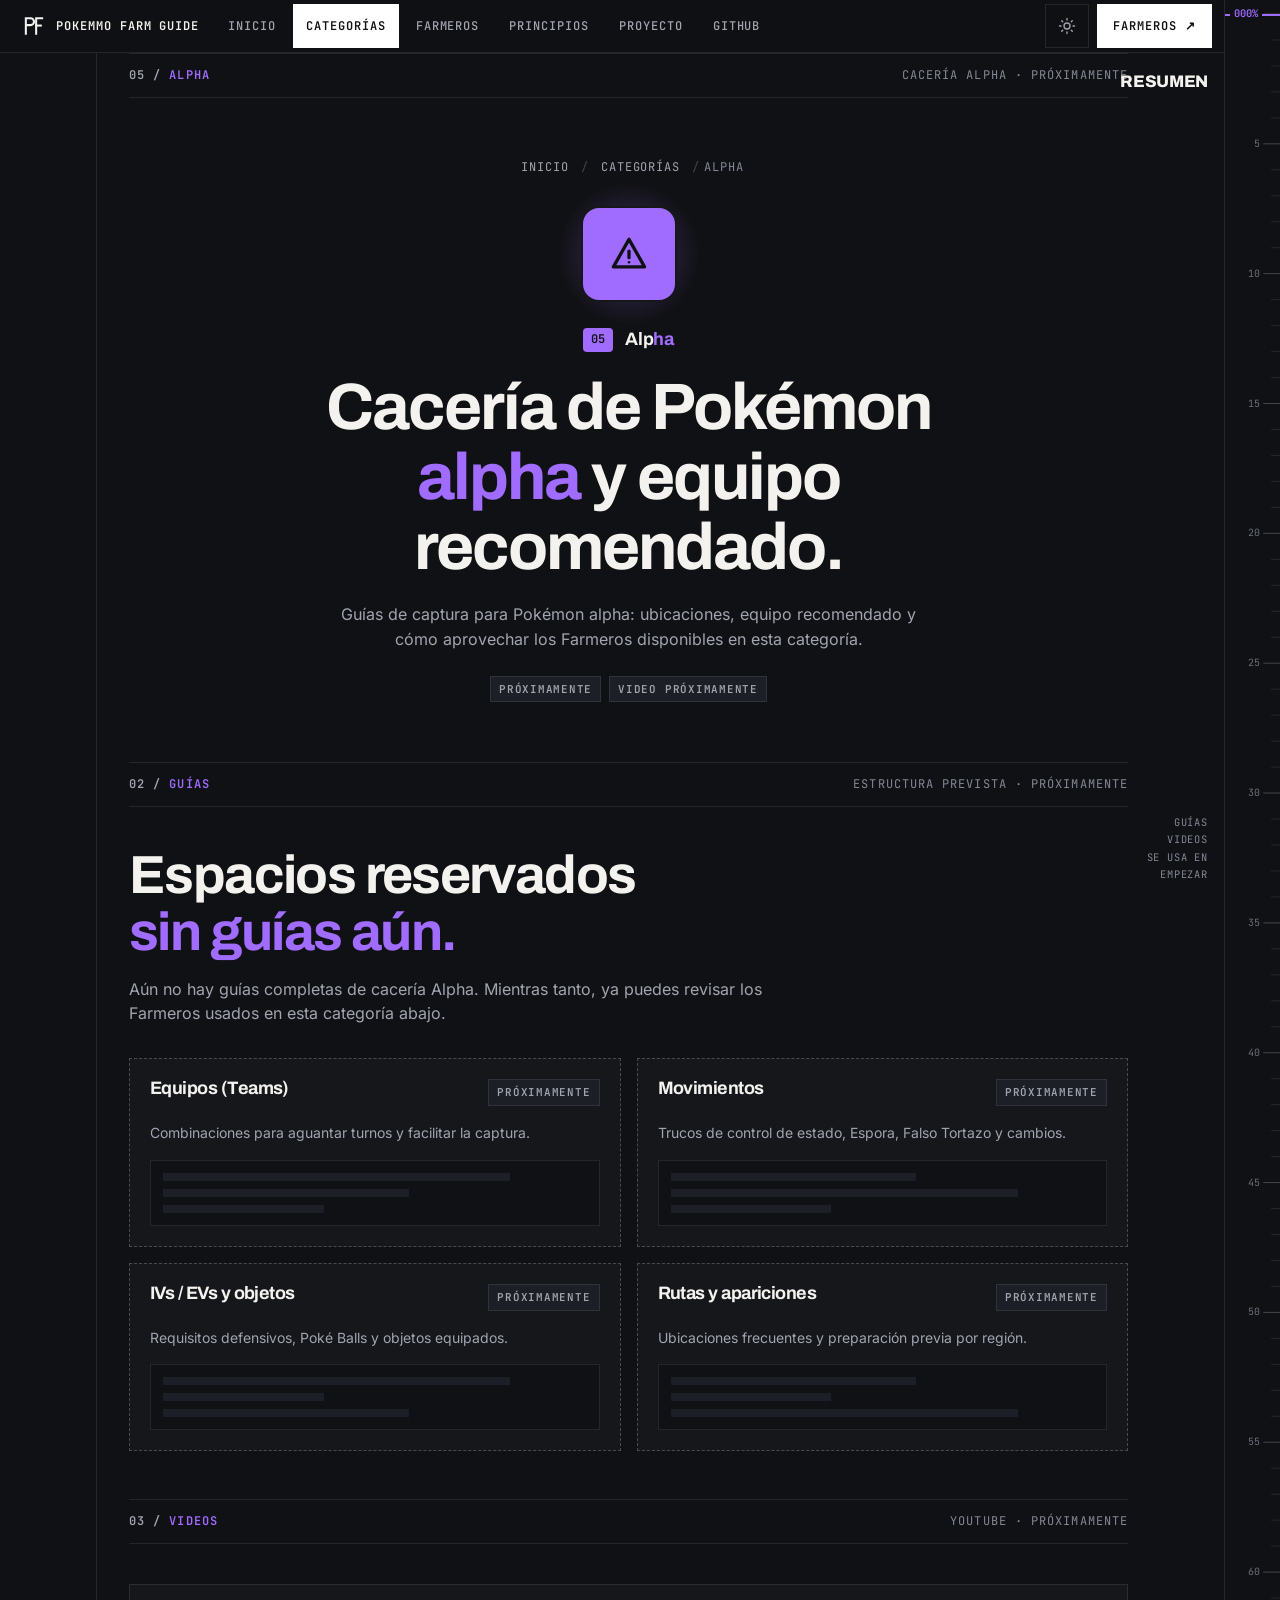
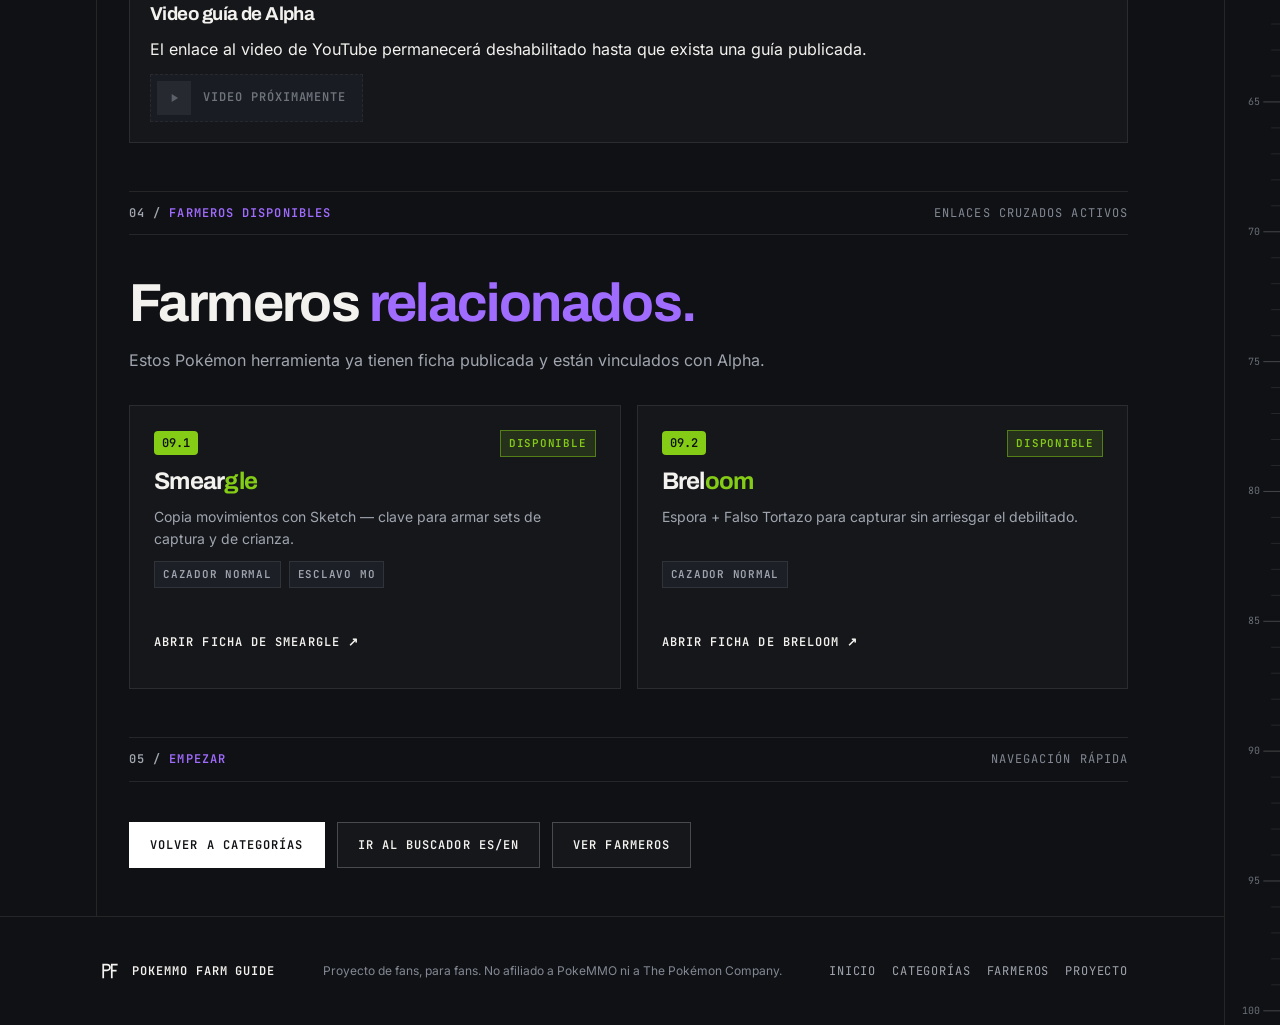
<file: pages/alpha/index.html>
<!DOCTYPE html>
<html lang="es" data-theme="dark">
<head>
<meta charset="UTF-8">
<meta name="viewport" content="width=device-width, initial-scale=1.0, viewport-fit=cover">
<meta name="theme-color" id="meta-theme-color" content="#101114">
<title>Alpha — PokeMMO Farm Guide</title>
<meta name="robots" content="noindex">
<script>
try{if(localStorage.getItem('pfg_theme')==='light'){document.documentElement.setAttribute('data-theme','light');var m=document.getElementById('meta-theme-color');if(m)m.setAttribute('content','#f2f1ee');}}catch(e){}
</script>
<link rel="stylesheet" href="../../assets/css/style.css">
<script src="../../assets/js/script.js" defer></script>
<script src="../../assets/js/ruler.js" defer></script>
</head>
<body class="cat--alpha">

<a href="#main-content" class="skip-link">Saltar al contenido</a>

<!-- ============ BARRA SUPERIOR FIJA ============ -->
<header class="site-header">
  <div class="header-inner">
    <div class="topbar-left">
      <a href="../../index.html" class="topbar-brand" id="topbar-brand">
        <span class="brand-symbol" aria-hidden="true">
          <svg width="24" height="24" viewBox="0 0 28 28" fill="none" stroke="currentColor" stroke-width="2.4" stroke-linecap="square" stroke-linejoin="miter">
            <path d="M4.5 23V5h5.5a4 4 0 0 1 0 8H4.5"/>
            <path d="M16.5 23V5h7"/>
            <path d="M16.5 13.5h5.5"/>
          </svg>
        </span>
        <span class="brand-name">PokeMMO Farm Guide</span>
      </a>

      <nav class="topbar-nav" id="main-nav" aria-label="Navegación principal">
        <a href="../../index.html#inicio">Inicio</a>
        <a href="../../index.html#categorias" class="is-active" aria-current="page">Categorías</a>
        <a href="../farmeros/index.html">Farmeros</a>
        <a href="../../index.html#principios">Principios</a>
        <a href="../../index.html#sobre">Proyecto</a>
        <a href="https://github.com/" target="_blank" rel="noopener noreferrer">GitHub</a>
      </nav>
    </div>

    <div class="topbar-actions">
      <button type="button" class="icon-btn" id="theme-toggle" aria-label="Cambiar a tema claro" aria-pressed="false" title="Cambiar a tema claro">
        <svg class="theme-icon-sun" width="18" height="18" viewBox="0 0 24 24" fill="none" stroke="currentColor" stroke-width="1.75" stroke-linecap="round" stroke-linejoin="round" aria-hidden="true">
          <circle cx="12" cy="12" r="4"/>
          <path d="M12 2v2M12 20v2M4.93 4.93l1.41 1.41M17.66 17.66l1.41 1.41M2 12h2M20 12h2M6.34 17.66l-1.41 1.41M19.07 4.93l-1.41 1.41"/>
        </svg>
        <svg class="theme-icon-moon" width="18" height="18" viewBox="0 0 24 24" fill="none" stroke="currentColor" stroke-width="1.75" stroke-linecap="round" stroke-linejoin="round" aria-hidden="true">
          <path d="M21 12.79A9 9 0 1 1 11.21 3 7 7 0 0 0 21 12.79z"/>
        </svg>
      </button>

      <a href="../farmeros/index.html" class="topbar-cta">Farmeros ↗</a>

      <button type="button" class="nav-toggle" id="nav-toggle" aria-label="Abrir menú" aria-expanded="false" aria-controls="main-nav">
        <span class="nav-toggle-line" aria-hidden="true"></span>
        <span class="nav-toggle-line" aria-hidden="true"></span>
        <span class="nav-toggle-line" aria-hidden="true"></span>
      </button>
    </div>
  </div>
</header>

<main id="main-content" class="detail-shell">
  <div class="wrap">
    <div class="detail-rail-wrap">

      <!-- ============ 01 / RESUMEN ============ -->
      <section id="resumen" class="section-band" data-ruler-section data-ruler-label="Resumen" data-ruler-code="01">
        <div class="band-header">
          <span><span class="band-code">05 / <span class="band-code-accent">ALPHA</span></span></span>
          <span>CACERÍA ALPHA · PRÓXIMAMENTE</span>
        </div>

        <div class="detail-hero">
          <nav class="detail-breadcrumb" aria-label="Ruta de navegación">
            <ol>
              <li><a href="../../index.html">Inicio</a></li>
              <li><a href="../../index.html#categorias">Categorías</a></li>
              <li><span aria-current="page">Alpha</span></li>
            </ol>
          </nav>

          <div class="detail-icon-stage" aria-hidden="true">
            <svg width="44" height="44" viewBox="0 0 24 24" fill="none" stroke="currentColor" stroke-width="1.8" stroke-linecap="round" stroke-linejoin="round">
              <path d="M12 4L3.5 19h17z"/><path d="M12 10.5v3.5"/><circle cx="12" cy="16.5" r=".7" fill="currentColor" stroke="none"/>
            </svg>
          </div>

          <div class="detail-identity">
            <span class="num-badge">05</span>
            <span class="detail-identity-name">Alp<span class="bicolor-accent">ha</span></span>
          </div>

          <h1>Cacería de Pokémon <span class="bicolor-accent">alpha</span> y equipo recomendado.</h1>
          <p class="detail-hero-desc">
            Guías de captura para Pokémon alpha: ubicaciones, equipo recomendado y cómo aprovechar los Farmeros disponibles en esta categoría.
          </p>

          <div class="chip-row">
            <span class="chip">PRÓXIMAMENTE</span>
            <span class="chip">VIDEO PRÓXIMAMENTE</span>
          </div>
        </div>
      </section>

      <!-- ============ 02 / GUÍAS ============ -->
      <section id="guias" class="section-band" data-ruler-section data-ruler-label="Guías" data-ruler-code="02">
        <div class="band-header">
          <span><span class="band-code">02 / <span class="band-code-accent">GUÍAS</span></span></span>
          <span>ESTRUCTURA PREVISTA · PRÓXIMAMENTE</span>
        </div>

        <div class="section-body">
          <div class="section-intro">
            <h2>Espacios reservados <span class="bicolor-accent">sin guías aún.</span></h2>
            <p>Aún no hay guías completas de cacería Alpha. Mientras tanto, ya puedes revisar los Farmeros usados en esta categoría abajo.</p>
          </div>

          <!-- Para insertar una guía nueva en Alpha:
               Reemplaza los .guide-slot por tarjetas reales usando .version-card / .build-specs. -->
          <div class="guide-slots-grid guide-slots-grid--4">
            <article class="guide-slot">
              <div class="guide-slot-head">
                <h3>Equipos (Teams)</h3>
                <span class="chip">PRÓXIMAMENTE</span>
              </div>
              <p>Combinaciones para aguantar turnos y facilitar la captura.</p>
              <div class="guide-skeleton" aria-hidden="true">
                <span class="skeleton-bar skeleton-bar--w"></span>
                <span class="skeleton-bar skeleton-bar--m"></span>
                <span class="skeleton-bar skeleton-bar--s"></span>
              </div>
            </article>

            <article class="guide-slot">
              <div class="guide-slot-head">
                <h3>Movimientos</h3>
                <span class="chip">PRÓXIMAMENTE</span>
              </div>
              <p>Trucos de control de estado, Espora, Falso Tortazo y cambios.</p>
              <div class="guide-skeleton" aria-hidden="true">
                <span class="skeleton-bar skeleton-bar--m"></span>
                <span class="skeleton-bar skeleton-bar--w"></span>
                <span class="skeleton-bar skeleton-bar--s"></span>
              </div>
            </article>

            <article class="guide-slot">
              <div class="guide-slot-head">
                <h3>IVs / EVs y objetos</h3>
                <span class="chip">PRÓXIMAMENTE</span>
              </div>
              <p>Requisitos defensivos, Poké Balls y objetos equipados.</p>
              <div class="guide-skeleton" aria-hidden="true">
                <span class="skeleton-bar skeleton-bar--w"></span>
                <span class="skeleton-bar skeleton-bar--s"></span>
                <span class="skeleton-bar skeleton-bar--m"></span>
              </div>
            </article>

            <article class="guide-slot">
              <div class="guide-slot-head">
                <h3>Rutas y apariciones</h3>
                <span class="chip">PRÓXIMAMENTE</span>
              </div>
              <p>Ubicaciones frecuentes y preparación previa por región.</p>
              <div class="guide-skeleton" aria-hidden="true">
                <span class="skeleton-bar skeleton-bar--m"></span>
                <span class="skeleton-bar skeleton-bar--s"></span>
                <span class="skeleton-bar skeleton-bar--w"></span>
              </div>
            </article>
          </div>
        </div>
      </section>

      <!-- ============ 03 / VIDEOS ============ -->
      <section id="videos" class="section-band" data-ruler-section data-ruler-label="Videos" data-ruler-code="03">
        <div class="band-header">
          <span><span class="band-code">03 / <span class="band-code-accent">VIDEOS</span></span></span>
          <span>YOUTUBE · PRÓXIMAMENTE</span>
        </div>

        <div class="section-body">
          <div class="video-slot">
            <h3>Video guía de Alpha</h3>
            <p>El enlace al video de YouTube permanecerá deshabilitado hasta que exista una guía publicada.</p>
            <a href="#" class="video-guide-btn is-empty" aria-disabled="true">
              <span class="vg-play" aria-hidden="true">
                <svg width="14" height="14" viewBox="0 0 24 24" fill="currentColor"><path d="M8 5v14l11-7z"/></svg>
              </span>
              Video próximamente
            </a>
            <!-- Cuando tengas el link del video, reemplaza el <a> de arriba por:
            <a href="https://www.youtube.com/watch?v=VIDEO_ID" class="video-guide-btn" target="_blank" rel="noopener noreferrer">
              <span class="vg-play" aria-hidden="true">
                <svg width="14" height="14" viewBox="0 0 24 24" fill="currentColor"><path d="M8 5v14l11-7z"/></svg>
              </span>
              Ver guía en YouTube
            </a>
            -->
          </div>
        </div>
      </section>

      <!-- ============ 04 / SE USA EN (ENLACES REALES) ============ -->
      <section id="se-usa-en" class="section-band" data-ruler-section data-ruler-label="Se usa en" data-ruler-code="04">
        <div class="band-header">
          <span><span class="band-code">04 / <span class="band-code-accent">FARMEROS DISPONIBLES</span></span></span>
          <span>ENLACES CRUZADOS ACTIVOS</span>
        </div>

        <div class="section-body">
          <div class="section-intro">
            <h2>Farmeros <span class="bicolor-accent">relacionados.</span></h2>
            <p>Estos Pokémon herramienta ya tienen ficha publicada y están vinculados con Alpha.</p>
          </div>

          <div class="featured-grid">
            <a href="../farmeros/smeargle.html" class="poke-card glow-card cat--farmeros">
              <div class="poke-card-top">
                <span class="num-badge">09.1</span>
                <span class="chip is-available">DISPONIBLE</span>
              </div>
              <h3>Smear<span class="bicolor-accent">gle</span></h3>
              <p>Copia movimientos con Sketch — clave para armar sets de captura y de crianza.</p>
              <div class="chip-row">
                <span class="chip">CAZADOR NORMAL</span>
                <span class="chip">ESCLAVO MO</span>
              </div>
              <span class="cat-explore">ABRIR FICHA DE SMEARGLE <span class="explore-arrow" aria-hidden="true">↗</span></span>
            </a>

            <a href="../farmeros/breloom.html" class="poke-card glow-card cat--farmeros">
              <div class="poke-card-top">
                <span class="num-badge">09.2</span>
                <span class="chip is-available">DISPONIBLE</span>
              </div>
              <h3>Brel<span class="bicolor-accent">oom</span></h3>
              <p>Espora + Falso Tortazo para capturar sin arriesgar el debilitado.</p>
              <div class="chip-row">
                <span class="chip">CAZADOR NORMAL</span>
              </div>
              <span class="cat-explore">ABRIR FICHA DE BRELOOM <span class="explore-arrow" aria-hidden="true">↗</span></span>
            </a>
          </div>
        </div>
      </section>

      <!-- ============ 05 / EMPEZAR ============ -->
      <section id="empezar" class="section-band" data-ruler-section data-ruler-label="Empezar" data-ruler-code="05">
        <div class="band-header">
          <span><span class="band-code">05 / <span class="band-code-accent">EMPEZAR</span></span></span>
          <span>NAVEGACIÓN RÁPIDA</span>
        </div>

        <div class="section-body">
          <div class="start-actions">
            <a href="../../index.html#categorias" class="btn btn-primary">Volver a categorías</a>
            <a href="../../index.html#inicio" class="btn btn-outline">Ir al buscador ES/EN</a>
            <a href="../farmeros/index.html" class="btn btn-outline">Ver Farmeros</a>
          </div>
        </div>
      </section>

    </div>
  </div>
</main>

<!-- ============ FOOTER ============ -->
<footer class="site-footer">
  <div class="wrap footer-inner">
    <div class="footer-brand">
      <span class="brand-symbol" aria-hidden="true">
        <svg width="20" height="20" viewBox="0 0 28 28" fill="none" stroke="currentColor" stroke-width="2.4" stroke-linecap="square" stroke-linejoin="miter">
          <path d="M4.5 23V5h5.5a4 4 0 0 1 0 8H4.5"/>
          <path d="M16.5 23V5h7"/>
          <path d="M16.5 13.5h5.5"/>
        </svg>
      </span>
      <span>PokeMMO Farm Guide</span>
    </div>
    <p class="footer-note">Proyecto de fans, para fans. No afiliado a PokeMMO ni a The Pokémon Company.</p>
    <nav class="footer-links" aria-label="Enlaces del pie de página">
      <a href="../../index.html#inicio">Inicio</a>
      <a href="../../index.html#categorias">Categorías</a>
      <a href="../farmeros/index.html">Farmeros</a>
      <a href="../../index.html#sobre">Proyecto</a>
    </nav>
  </div>
</footer>

</body>
</html>
</file>
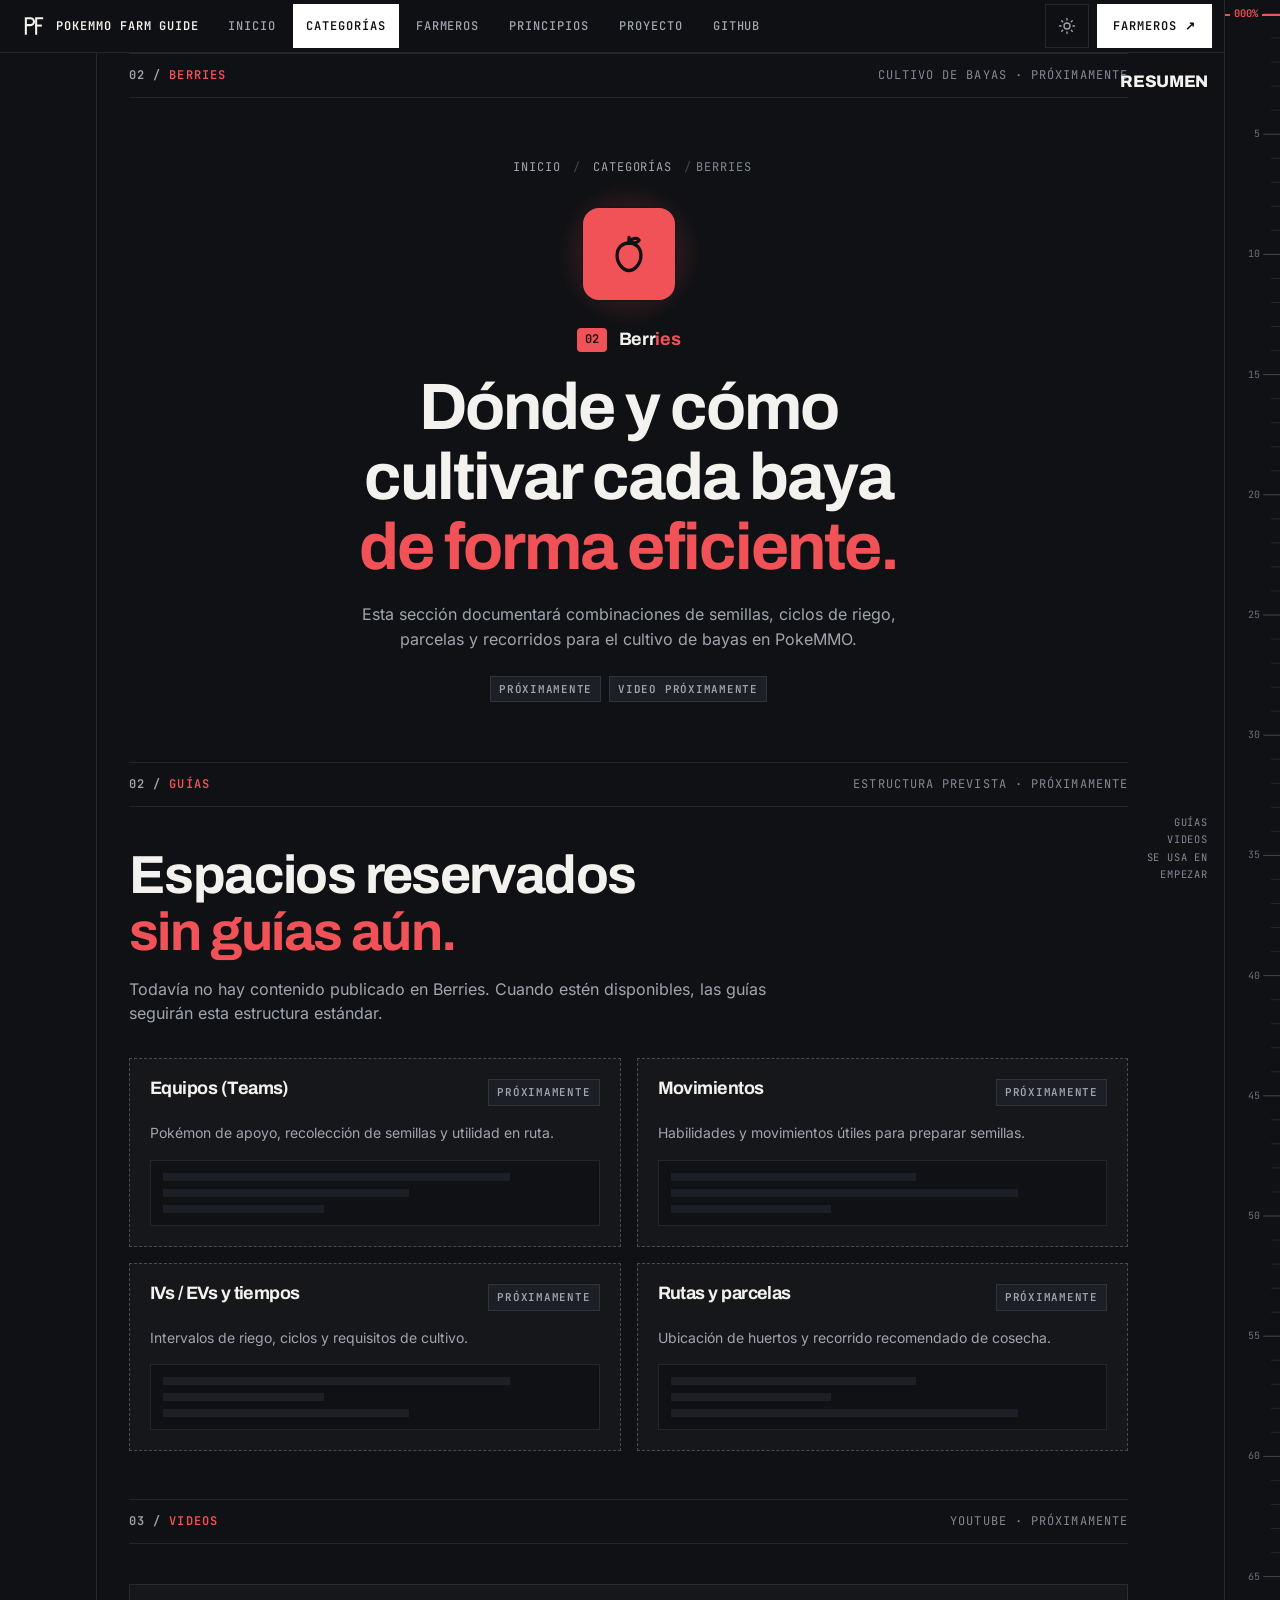
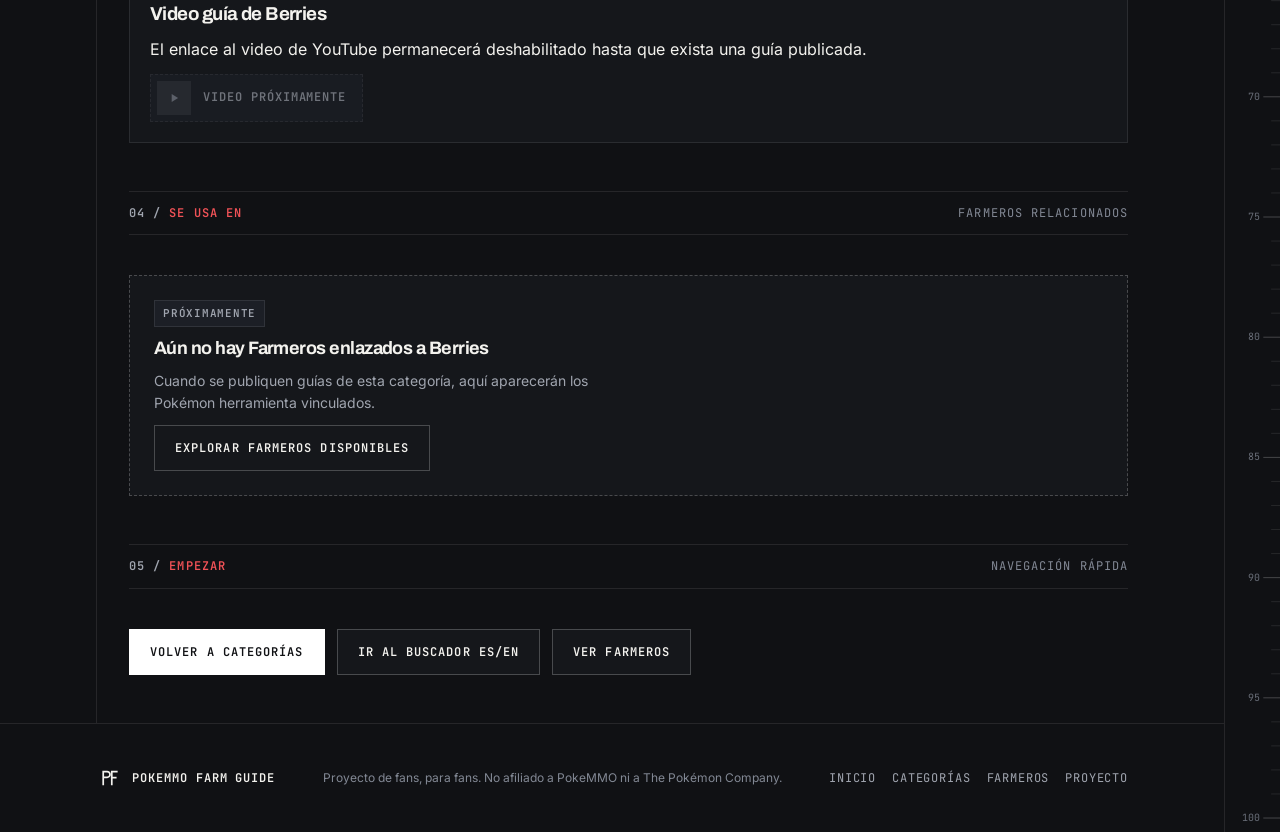
<file: pages/berries/index.html>
<!DOCTYPE html>
<html lang="es" data-theme="dark">
<head>
<meta charset="UTF-8">
<meta name="viewport" content="width=device-width, initial-scale=1.0, viewport-fit=cover">
<meta name="theme-color" id="meta-theme-color" content="#101114">
<title>Berries — PokeMMO Farm Guide</title>
<meta name="robots" content="noindex">
<script>
try{if(localStorage.getItem('pfg_theme')==='light'){document.documentElement.setAttribute('data-theme','light');var m=document.getElementById('meta-theme-color');if(m)m.setAttribute('content','#f2f1ee');}}catch(e){}
</script>
<link rel="stylesheet" href="../../assets/css/style.css">
<script src="../../assets/js/script.js" defer></script>
<script src="../../assets/js/ruler.js" defer></script>
</head>
<body class="cat--berries">

<a href="#main-content" class="skip-link">Saltar al contenido</a>

<!-- ============ BARRA SUPERIOR FIJA ============ -->
<header class="site-header">
  <div class="header-inner">
    <div class="topbar-left">
      <a href="../../index.html" class="topbar-brand" id="topbar-brand">
        <span class="brand-symbol" aria-hidden="true">
          <svg width="24" height="24" viewBox="0 0 28 28" fill="none" stroke="currentColor" stroke-width="2.4" stroke-linecap="square" stroke-linejoin="miter">
            <path d="M4.5 23V5h5.5a4 4 0 0 1 0 8H4.5"/>
            <path d="M16.5 23V5h7"/>
            <path d="M16.5 13.5h5.5"/>
          </svg>
        </span>
        <span class="brand-name">PokeMMO Farm Guide</span>
      </a>

      <nav class="topbar-nav" id="main-nav" aria-label="Navegación principal">
        <a href="../../index.html#inicio">Inicio</a>
        <a href="../../index.html#categorias" class="is-active" aria-current="page">Categorías</a>
        <a href="../farmeros/index.html">Farmeros</a>
        <a href="../../index.html#principios">Principios</a>
        <a href="../../index.html#sobre">Proyecto</a>
        <a href="https://github.com/" target="_blank" rel="noopener noreferrer">GitHub</a>
      </nav>
    </div>

    <div class="topbar-actions">
      <button type="button" class="icon-btn" id="theme-toggle" aria-label="Cambiar a tema claro" aria-pressed="false" title="Cambiar a tema claro">
        <svg class="theme-icon-sun" width="18" height="18" viewBox="0 0 24 24" fill="none" stroke="currentColor" stroke-width="1.75" stroke-linecap="round" stroke-linejoin="round" aria-hidden="true">
          <circle cx="12" cy="12" r="4"/>
          <path d="M12 2v2M12 20v2M4.93 4.93l1.41 1.41M17.66 17.66l1.41 1.41M2 12h2M20 12h2M6.34 17.66l-1.41 1.41M19.07 4.93l-1.41 1.41"/>
        </svg>
        <svg class="theme-icon-moon" width="18" height="18" viewBox="0 0 24 24" fill="none" stroke="currentColor" stroke-width="1.75" stroke-linecap="round" stroke-linejoin="round" aria-hidden="true">
          <path d="M21 12.79A9 9 0 1 1 11.21 3 7 7 0 0 0 21 12.79z"/>
        </svg>
      </button>

      <a href="../farmeros/index.html" class="topbar-cta">Farmeros ↗</a>

      <button type="button" class="nav-toggle" id="nav-toggle" aria-label="Abrir menú" aria-expanded="false" aria-controls="main-nav">
        <span class="nav-toggle-line" aria-hidden="true"></span>
        <span class="nav-toggle-line" aria-hidden="true"></span>
        <span class="nav-toggle-line" aria-hidden="true"></span>
      </button>
    </div>
  </div>
</header>

<main id="main-content" class="detail-shell">
  <div class="wrap">
    <div class="detail-rail-wrap">

      <!-- ============ 01 / RESUMEN ============ -->
      <section id="resumen" class="section-band" data-ruler-section data-ruler-label="Resumen" data-ruler-code="01">
        <div class="band-header">
          <span><span class="band-code">02 / <span class="band-code-accent">BERRIES</span></span></span>
          <span>CULTIVO DE BAYAS · PRÓXIMAMENTE</span>
        </div>

        <div class="detail-hero">
          <nav class="detail-breadcrumb" aria-label="Ruta de navegación">
            <ol>
              <li><a href="../../index.html">Inicio</a></li>
              <li><a href="../../index.html#categorias">Categorías</a></li>
              <li><span aria-current="page">Berries</span></li>
            </ol>
          </nav>

          <div class="detail-icon-stage" aria-hidden="true">
            <svg width="44" height="44" viewBox="0 0 24 24" fill="none" stroke="currentColor" stroke-width="1.8" stroke-linecap="round" stroke-linejoin="round">
              <path d="M12 6c-3.8 0-6.5 2.8-6.5 6.8 0 4.2 3.2 8.2 6.5 8.2s6.5-4 6.5-8.2C18.5 8.8 15.8 6 12 6z"/><path d="M12 6V3"/><path d="M12 5c2.2-2 4.8-2 5.5-.5-.9 1.6-3.1 2-5.5.5z"/>
            </svg>
          </div>

          <div class="detail-identity">
            <span class="num-badge">02</span>
            <span class="detail-identity-name">Berr<span class="bicolor-accent">ies</span></span>
          </div>

          <h1>Dónde y cómo cultivar cada baya <span class="bicolor-accent">de forma eficiente.</span></h1>
          <p class="detail-hero-desc">
            Esta sección documentará combinaciones de semillas, ciclos de riego, parcelas y recorridos para el cultivo de bayas en PokeMMO.
          </p>

          <div class="chip-row">
            <span class="chip">PRÓXIMAMENTE</span>
            <span class="chip">VIDEO PRÓXIMAMENTE</span>
          </div>
        </div>
      </section>

      <!-- ============ 02 / GUÍAS ============ -->
      <section id="guias" class="section-band" data-ruler-section data-ruler-label="Guías" data-ruler-code="02">
        <div class="band-header">
          <span><span class="band-code">02 / <span class="band-code-accent">GUÍAS</span></span></span>
          <span>ESTRUCTURA PREVISTA · PRÓXIMAMENTE</span>
        </div>

        <div class="section-body">
          <div class="section-intro">
            <h2>Espacios reservados <span class="bicolor-accent">sin guías aún.</span></h2>
            <p>Todavía no hay contenido publicado en Berries. Cuando estén disponibles, las guías seguirán esta estructura estándar.</p>
          </div>

          <!-- Para insertar una guía nueva en Berries:
               Reemplaza los .guide-slot por tarjetas reales usando .version-card / .build-specs. -->
          <div class="guide-slots-grid guide-slots-grid--4">
            <article class="guide-slot">
              <div class="guide-slot-head">
                <h3>Equipos (Teams)</h3>
                <span class="chip">PRÓXIMAMENTE</span>
              </div>
              <p>Pokémon de apoyo, recolección de semillas y utilidad en ruta.</p>
              <div class="guide-skeleton" aria-hidden="true">
                <span class="skeleton-bar skeleton-bar--w"></span>
                <span class="skeleton-bar skeleton-bar--m"></span>
                <span class="skeleton-bar skeleton-bar--s"></span>
              </div>
            </article>

            <article class="guide-slot">
              <div class="guide-slot-head">
                <h3>Movimientos</h3>
                <span class="chip">PRÓXIMAMENTE</span>
              </div>
              <p>Habilidades y movimientos útiles para preparar semillas.</p>
              <div class="guide-skeleton" aria-hidden="true">
                <span class="skeleton-bar skeleton-bar--m"></span>
                <span class="skeleton-bar skeleton-bar--w"></span>
                <span class="skeleton-bar skeleton-bar--s"></span>
              </div>
            </article>

            <article class="guide-slot">
              <div class="guide-slot-head">
                <h3>IVs / EVs y tiempos</h3>
                <span class="chip">PRÓXIMAMENTE</span>
              </div>
              <p>Intervalos de riego, ciclos y requisitos de cultivo.</p>
              <div class="guide-skeleton" aria-hidden="true">
                <span class="skeleton-bar skeleton-bar--w"></span>
                <span class="skeleton-bar skeleton-bar--s"></span>
                <span class="skeleton-bar skeleton-bar--m"></span>
              </div>
            </article>

            <article class="guide-slot">
              <div class="guide-slot-head">
                <h3>Rutas y parcelas</h3>
                <span class="chip">PRÓXIMAMENTE</span>
              </div>
              <p>Ubicación de huertos y recorrido recomendado de cosecha.</p>
              <div class="guide-skeleton" aria-hidden="true">
                <span class="skeleton-bar skeleton-bar--m"></span>
                <span class="skeleton-bar skeleton-bar--s"></span>
                <span class="skeleton-bar skeleton-bar--w"></span>
              </div>
            </article>
          </div>
        </div>
      </section>

      <!-- ============ 03 / VIDEOS ============ -->
      <section id="videos" class="section-band" data-ruler-section data-ruler-label="Videos" data-ruler-code="03">
        <div class="band-header">
          <span><span class="band-code">03 / <span class="band-code-accent">VIDEOS</span></span></span>
          <span>YOUTUBE · PRÓXIMAMENTE</span>
        </div>

        <div class="section-body">
          <div class="video-slot">
            <h3>Video guía de Berries</h3>
            <p>El enlace al video de YouTube permanecerá deshabilitado hasta que exista una guía publicada.</p>
            <a href="#" class="video-guide-btn is-empty" aria-disabled="true">
              <span class="vg-play" aria-hidden="true">
                <svg width="14" height="14" viewBox="0 0 24 24" fill="currentColor"><path d="M8 5v14l11-7z"/></svg>
              </span>
              Video próximamente
            </a>
            <!-- Cuando tengas el link del video, reemplaza el <a> de arriba por:
            <a href="https://www.youtube.com/watch?v=VIDEO_ID" class="video-guide-btn" target="_blank" rel="noopener noreferrer">
              <span class="vg-play" aria-hidden="true">
                <svg width="14" height="14" viewBox="0 0 24 24" fill="currentColor"><path d="M8 5v14l11-7z"/></svg>
              </span>
              Ver guía en YouTube
            </a>
            -->
          </div>
        </div>
      </section>

      <!-- ============ 04 / SE USA EN ============ -->
      <section id="se-usa-en" class="section-band" data-ruler-section data-ruler-label="Se usa en" data-ruler-code="04">
        <div class="band-header">
          <span><span class="band-code">04 / <span class="band-code-accent">SE USA EN</span></span></span>
          <span>FARMEROS RELACIONADOS</span>
        </div>

        <div class="section-body">
          <div class="empty-state">
            <span class="chip">PRÓXIMAMENTE</span>
            <h3>Aún no hay Farmeros enlazados a Berries</h3>
            <p>Cuando se publiquen guías de esta categoría, aquí aparecerán los Pokémon herramienta vinculados.</p>
            <a href="../farmeros/index.html" class="btn btn-outline">Explorar Farmeros disponibles</a>
          </div>
        </div>
      </section>

      <!-- ============ 05 / EMPEZAR ============ -->
      <section id="empezar" class="section-band" data-ruler-section data-ruler-label="Empezar" data-ruler-code="05">
        <div class="band-header">
          <span><span class="band-code">05 / <span class="band-code-accent">EMPEZAR</span></span></span>
          <span>NAVEGACIÓN RÁPIDA</span>
        </div>

        <div class="section-body">
          <div class="start-actions">
            <a href="../../index.html#categorias" class="btn btn-primary">Volver a categorías</a>
            <a href="../../index.html#inicio" class="btn btn-outline">Ir al buscador ES/EN</a>
            <a href="../farmeros/index.html" class="btn btn-outline">Ver Farmeros</a>
          </div>
        </div>
      </section>

    </div>
  </div>
</main>

<!-- ============ FOOTER ============ -->
<footer class="site-footer">
  <div class="wrap footer-inner">
    <div class="footer-brand">
      <span class="brand-symbol" aria-hidden="true">
        <svg width="20" height="20" viewBox="0 0 28 28" fill="none" stroke="currentColor" stroke-width="2.4" stroke-linecap="square" stroke-linejoin="miter">
          <path d="M4.5 23V5h5.5a4 4 0 0 1 0 8H4.5"/>
          <path d="M16.5 23V5h7"/>
          <path d="M16.5 13.5h5.5"/>
        </svg>
      </span>
      <span>PokeMMO Farm Guide</span>
    </div>
    <p class="footer-note">Proyecto de fans, para fans. No afiliado a PokeMMO ni a The Pokémon Company.</p>
    <nav class="footer-links" aria-label="Enlaces del pie de página">
      <a href="../../index.html#inicio">Inicio</a>
      <a href="../../index.html#categorias">Categorías</a>
      <a href="../farmeros/index.html">Farmeros</a>
      <a href="../../index.html#sobre">Proyecto</a>
    </nav>
  </div>
</footer>

</body>
</html>
</file>
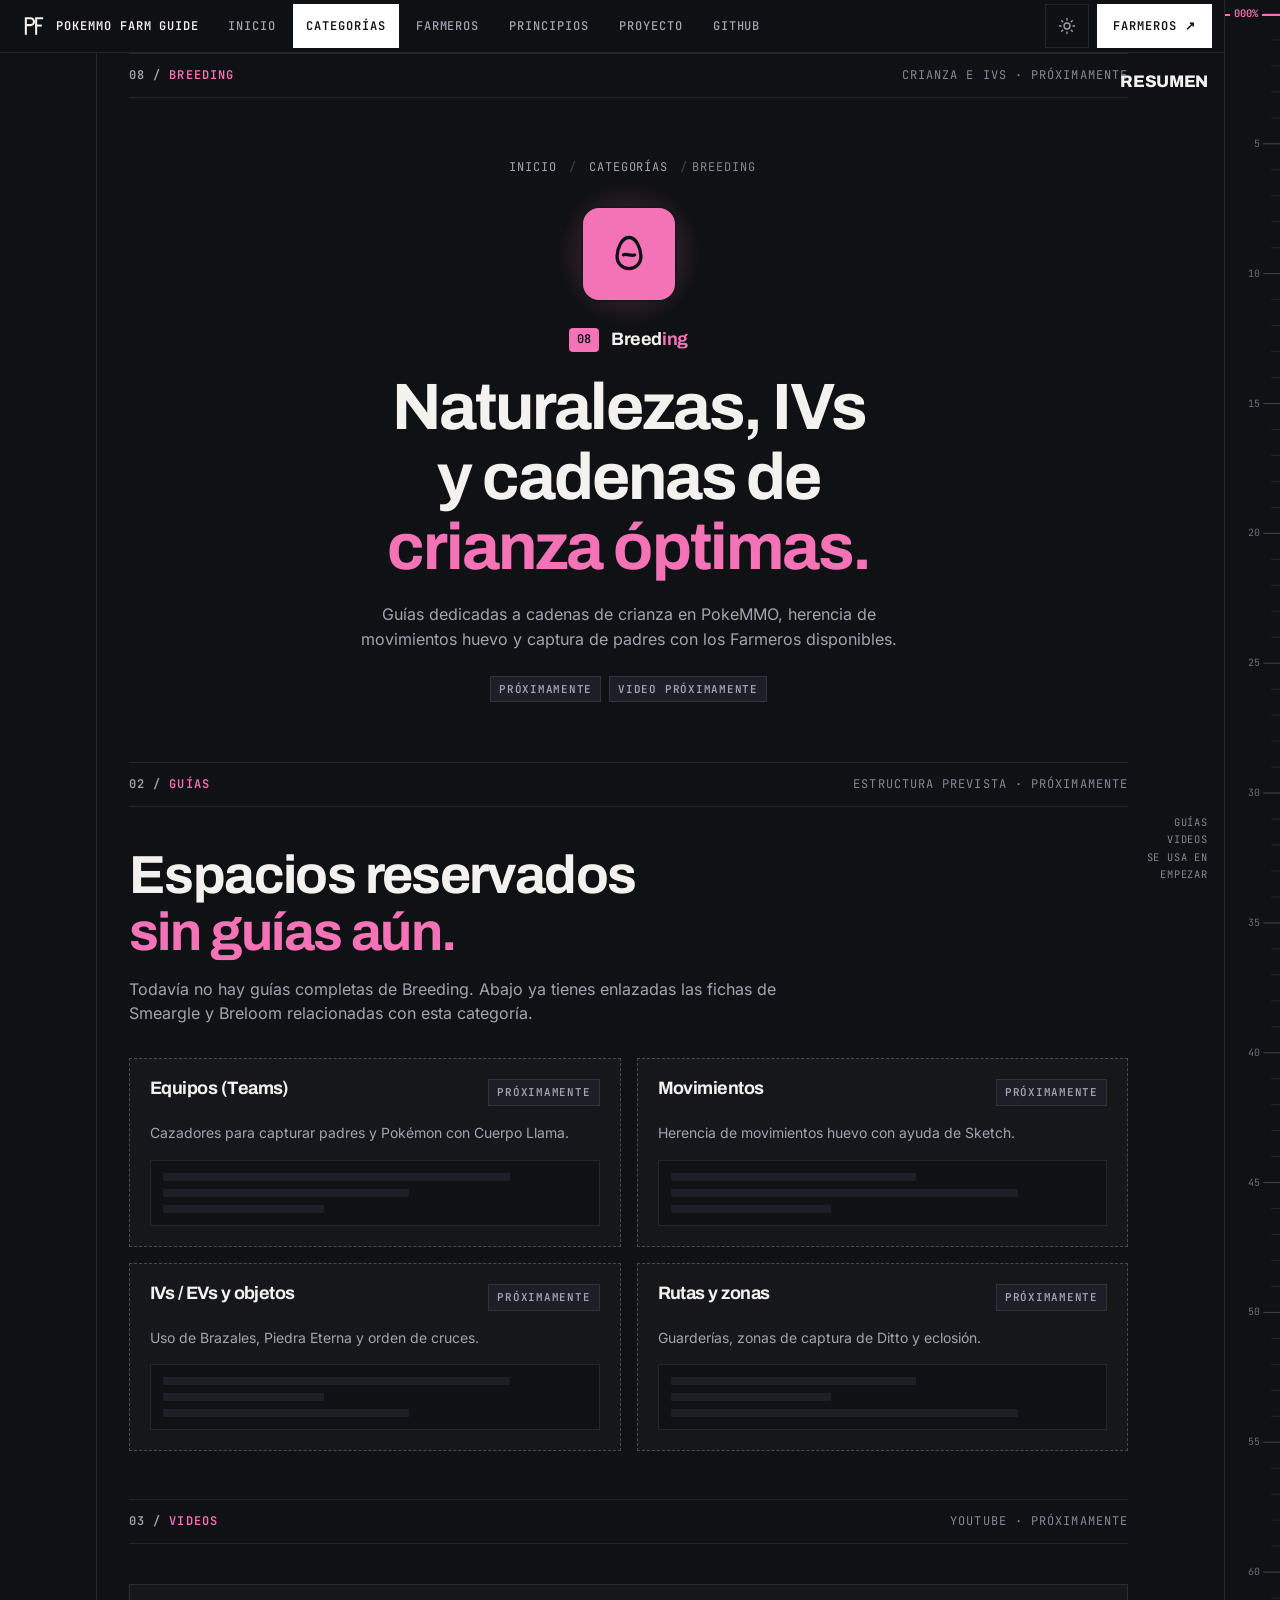
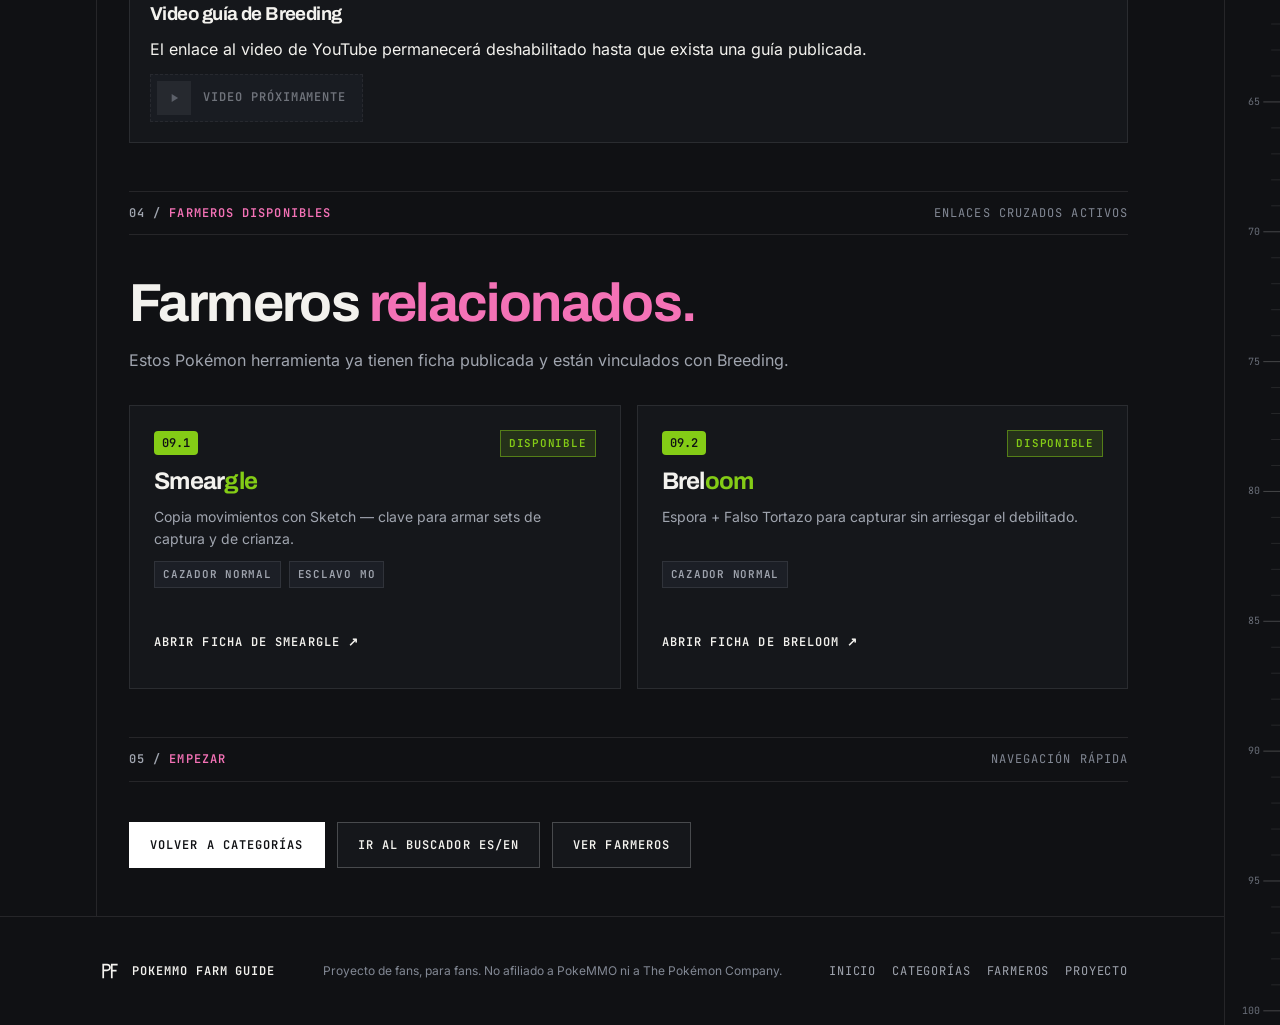
<file: pages/breeding/index.html>
<!DOCTYPE html>
<html lang="es" data-theme="dark">
<head>
<meta charset="UTF-8">
<meta name="viewport" content="width=device-width, initial-scale=1.0, viewport-fit=cover">
<meta name="theme-color" id="meta-theme-color" content="#101114">
<title>Breeding — PokeMMO Farm Guide</title>
<meta name="robots" content="noindex">
<script>
try{if(localStorage.getItem('pfg_theme')==='light'){document.documentElement.setAttribute('data-theme','light');var m=document.getElementById('meta-theme-color');if(m)m.setAttribute('content','#f2f1ee');}}catch(e){}
</script>
<link rel="stylesheet" href="../../assets/css/style.css">
<script src="../../assets/js/script.js" defer></script>
<script src="../../assets/js/ruler.js" defer></script>
</head>
<body class="cat--breeding">

<a href="#main-content" class="skip-link">Saltar al contenido</a>

<!-- ============ BARRA SUPERIOR FIJA ============ -->
<header class="site-header">
  <div class="header-inner">
    <div class="topbar-left">
      <a href="../../index.html" class="topbar-brand" id="topbar-brand">
        <span class="brand-symbol" aria-hidden="true">
          <svg width="24" height="24" viewBox="0 0 28 28" fill="none" stroke="currentColor" stroke-width="2.4" stroke-linecap="square" stroke-linejoin="miter">
            <path d="M4.5 23V5h5.5a4 4 0 0 1 0 8H4.5"/>
            <path d="M16.5 23V5h7"/>
            <path d="M16.5 13.5h5.5"/>
          </svg>
        </span>
        <span class="brand-name">PokeMMO Farm Guide</span>
      </a>

      <nav class="topbar-nav" id="main-nav" aria-label="Navegación principal">
        <a href="../../index.html#inicio">Inicio</a>
        <a href="../../index.html#categorias" class="is-active" aria-current="page">Categorías</a>
        <a href="../farmeros/index.html">Farmeros</a>
        <a href="../../index.html#principios">Principios</a>
        <a href="../../index.html#sobre">Proyecto</a>
        <a href="https://github.com/" target="_blank" rel="noopener noreferrer">GitHub</a>
      </nav>
    </div>

    <div class="topbar-actions">
      <button type="button" class="icon-btn" id="theme-toggle" aria-label="Cambiar a tema claro" aria-pressed="false" title="Cambiar a tema claro">
        <svg class="theme-icon-sun" width="18" height="18" viewBox="0 0 24 24" fill="none" stroke="currentColor" stroke-width="1.75" stroke-linecap="round" stroke-linejoin="round" aria-hidden="true">
          <circle cx="12" cy="12" r="4"/>
          <path d="M12 2v2M12 20v2M4.93 4.93l1.41 1.41M17.66 17.66l1.41 1.41M2 12h2M20 12h2M6.34 17.66l-1.41 1.41M19.07 4.93l-1.41 1.41"/>
        </svg>
        <svg class="theme-icon-moon" width="18" height="18" viewBox="0 0 24 24" fill="none" stroke="currentColor" stroke-width="1.75" stroke-linecap="round" stroke-linejoin="round" aria-hidden="true">
          <path d="M21 12.79A9 9 0 1 1 11.21 3 7 7 0 0 0 21 12.79z"/>
        </svg>
      </button>

      <a href="../farmeros/index.html" class="topbar-cta">Farmeros ↗</a>

      <button type="button" class="nav-toggle" id="nav-toggle" aria-label="Abrir menú" aria-expanded="false" aria-controls="main-nav">
        <span class="nav-toggle-line" aria-hidden="true"></span>
        <span class="nav-toggle-line" aria-hidden="true"></span>
        <span class="nav-toggle-line" aria-hidden="true"></span>
      </button>
    </div>
  </div>
</header>

<main id="main-content" class="detail-shell">
  <div class="wrap">
    <div class="detail-rail-wrap">

      <!-- ============ 01 / RESUMEN ============ -->
      <section id="resumen" class="section-band" data-ruler-section data-ruler-label="Resumen" data-ruler-code="01">
        <div class="band-header">
          <span><span class="band-code">08 / <span class="band-code-accent">BREEDING</span></span></span>
          <span>CRIANZA E IVS · PRÓXIMAMENTE</span>
        </div>

        <div class="detail-hero">
          <nav class="detail-breadcrumb" aria-label="Ruta de navegación">
            <ol>
              <li><a href="../../index.html">Inicio</a></li>
              <li><a href="../../index.html#categorias">Categorías</a></li>
              <li><span aria-current="page">Breeding</span></li>
            </ol>
          </nav>

          <div class="detail-icon-stage" aria-hidden="true">
            <svg width="44" height="44" viewBox="0 0 24 24" fill="none" stroke="currentColor" stroke-width="1.8" stroke-linecap="round" stroke-linejoin="round">
              <path d="M12 3c-4 0-6.5 6-6.5 10.5a6.5 6.5 0 0 0 13 0C18.5 9 16 3 12 3z"/><path d="M9 12.5c1.5-1 4.5 1 6 0"/>
            </svg>
          </div>

          <div class="detail-identity">
            <span class="num-badge">08</span>
            <span class="detail-identity-name">Breed<span class="bicolor-accent">ing</span></span>
          </div>

          <h1>Naturalezas, IVs y cadenas de <span class="bicolor-accent">crianza óptimas.</span></h1>
          <p class="detail-hero-desc">
            Guías dedicadas a cadenas de crianza en PokeMMO, herencia de movimientos huevo y captura de padres con los Farmeros disponibles.
          </p>

          <div class="chip-row">
            <span class="chip">PRÓXIMAMENTE</span>
            <span class="chip">VIDEO PRÓXIMAMENTE</span>
          </div>
        </div>
      </section>

      <!-- ============ 02 / GUÍAS ============ -->
      <section id="guias" class="section-band" data-ruler-section data-ruler-label="Guías" data-ruler-code="02">
        <div class="band-header">
          <span><span class="band-code">02 / <span class="band-code-accent">GUÍAS</span></span></span>
          <span>ESTRUCTURA PREVISTA · PRÓXIMAMENTE</span>
        </div>

        <div class="section-body">
          <div class="section-intro">
            <h2>Espacios reservados <span class="bicolor-accent">sin guías aún.</span></h2>
            <p>Todavía no hay guías completas de Breeding. Abajo ya tienes enlazadas las fichas de Smeargle y Breloom relacionadas con esta categoría.</p>
          </div>

          <!-- Para insertar una guía nueva en Breeding:
               Reemplaza los .guide-slot por tarjetas reales usando .version-card / .build-specs. -->
          <div class="guide-slots-grid guide-slots-grid--4">
            <article class="guide-slot">
              <div class="guide-slot-head">
                <h3>Equipos (Teams)</h3>
                <span class="chip">PRÓXIMAMENTE</span>
              </div>
              <p>Cazadores para capturar padres y Pokémon con Cuerpo Llama.</p>
              <div class="guide-skeleton" aria-hidden="true">
                <span class="skeleton-bar skeleton-bar--w"></span>
                <span class="skeleton-bar skeleton-bar--m"></span>
                <span class="skeleton-bar skeleton-bar--s"></span>
              </div>
            </article>

            <article class="guide-slot">
              <div class="guide-slot-head">
                <h3>Movimientos</h3>
                <span class="chip">PRÓXIMAMENTE</span>
              </div>
              <p>Herencia de movimientos huevo con ayuda de Sketch.</p>
              <div class="guide-skeleton" aria-hidden="true">
                <span class="skeleton-bar skeleton-bar--m"></span>
                <span class="skeleton-bar skeleton-bar--w"></span>
                <span class="skeleton-bar skeleton-bar--s"></span>
              </div>
            </article>

            <article class="guide-slot">
              <div class="guide-slot-head">
                <h3>IVs / EVs y objetos</h3>
                <span class="chip">PRÓXIMAMENTE</span>
              </div>
              <p>Uso de Brazales, Piedra Eterna y orden de cruces.</p>
              <div class="guide-skeleton" aria-hidden="true">
                <span class="skeleton-bar skeleton-bar--w"></span>
                <span class="skeleton-bar skeleton-bar--s"></span>
                <span class="skeleton-bar skeleton-bar--m"></span>
              </div>
            </article>

            <article class="guide-slot">
              <div class="guide-slot-head">
                <h3>Rutas y zonas</h3>
                <span class="chip">PRÓXIMAMENTE</span>
              </div>
              <p>Guarderías, zonas de captura de Ditto y eclosión.</p>
              <div class="guide-skeleton" aria-hidden="true">
                <span class="skeleton-bar skeleton-bar--m"></span>
                <span class="skeleton-bar skeleton-bar--s"></span>
                <span class="skeleton-bar skeleton-bar--w"></span>
              </div>
            </article>
          </div>
        </div>
      </section>

      <!-- ============ 03 / VIDEOS ============ -->
      <section id="videos" class="section-band" data-ruler-section data-ruler-label="Videos" data-ruler-code="03">
        <div class="band-header">
          <span><span class="band-code">03 / <span class="band-code-accent">VIDEOS</span></span></span>
          <span>YOUTUBE · PRÓXIMAMENTE</span>
        </div>

        <div class="section-body">
          <div class="video-slot">
            <h3>Video guía de Breeding</h3>
            <p>El enlace al video de YouTube permanecerá deshabilitado hasta que exista una guía publicada.</p>
            <a href="#" class="video-guide-btn is-empty" aria-disabled="true">
              <span class="vg-play" aria-hidden="true">
                <svg width="14" height="14" viewBox="0 0 24 24" fill="currentColor"><path d="M8 5v14l11-7z"/></svg>
              </span>
              Video próximamente
            </a>
            <!-- Cuando tengas el link del video, reemplaza el <a> de arriba por:
            <a href="https://www.youtube.com/watch?v=VIDEO_ID" class="video-guide-btn" target="_blank" rel="noopener noreferrer">
              <span class="vg-play" aria-hidden="true">
                <svg width="14" height="14" viewBox="0 0 24 24" fill="currentColor"><path d="M8 5v14l11-7z"/></svg>
              </span>
              Ver guía en YouTube
            </a>
            -->
          </div>
        </div>
      </section>

      <!-- ============ 04 / SE USA EN (ENLACES REALES) ============ -->
      <section id="se-usa-en" class="section-band" data-ruler-section data-ruler-label="Se usa en" data-ruler-code="04">
        <div class="band-header">
          <span><span class="band-code">04 / <span class="band-code-accent">FARMEROS DISPONIBLES</span></span></span>
          <span>ENLACES CRUZADOS ACTIVOS</span>
        </div>

        <div class="section-body">
          <div class="section-intro">
            <h2>Farmeros <span class="bicolor-accent">relacionados.</span></h2>
            <p>Estos Pokémon herramienta ya tienen ficha publicada y están vinculados con Breeding.</p>
          </div>

          <div class="featured-grid">
            <a href="../farmeros/smeargle.html" class="poke-card glow-card cat--farmeros">
              <div class="poke-card-top">
                <span class="num-badge">09.1</span>
                <span class="chip is-available">DISPONIBLE</span>
              </div>
              <h3>Smear<span class="bicolor-accent">gle</span></h3>
              <p>Copia movimientos con Sketch — clave para armar sets de captura y de crianza.</p>
              <div class="chip-row">
                <span class="chip">CAZADOR NORMAL</span>
                <span class="chip">ESCLAVO MO</span>
              </div>
              <span class="cat-explore">ABRIR FICHA DE SMEARGLE <span class="explore-arrow" aria-hidden="true">↗</span></span>
            </a>

            <a href="../farmeros/breloom.html" class="poke-card glow-card cat--farmeros">
              <div class="poke-card-top">
                <span class="num-badge">09.2</span>
                <span class="chip is-available">DISPONIBLE</span>
              </div>
              <h3>Brel<span class="bicolor-accent">oom</span></h3>
              <p>Espora + Falso Tortazo para capturar sin arriesgar el debilitado.</p>
              <div class="chip-row">
                <span class="chip">CAZADOR NORMAL</span>
              </div>
              <span class="cat-explore">ABRIR FICHA DE BRELOOM <span class="explore-arrow" aria-hidden="true">↗</span></span>
            </a>
          </div>
        </div>
      </section>

      <!-- ============ 05 / EMPEZAR ============ -->
      <section id="empezar" class="section-band" data-ruler-section data-ruler-label="Empezar" data-ruler-code="05">
        <div class="band-header">
          <span><span class="band-code">05 / <span class="band-code-accent">EMPEZAR</span></span></span>
          <span>NAVEGACIÓN RÁPIDA</span>
        </div>

        <div class="section-body">
          <div class="start-actions">
            <a href="../../index.html#categorias" class="btn btn-primary">Volver a categorías</a>
            <a href="../../index.html#inicio" class="btn btn-outline">Ir al buscador ES/EN</a>
            <a href="../farmeros/index.html" class="btn btn-outline">Ver Farmeros</a>
          </div>
        </div>
      </section>

    </div>
  </div>
</main>

<!-- ============ FOOTER ============ -->
<footer class="site-footer">
  <div class="wrap footer-inner">
    <div class="footer-brand">
      <span class="brand-symbol" aria-hidden="true">
        <svg width="20" height="20" viewBox="0 0 28 28" fill="none" stroke="currentColor" stroke-width="2.4" stroke-linecap="square" stroke-linejoin="miter">
          <path d="M4.5 23V5h5.5a4 4 0 0 1 0 8H4.5"/>
          <path d="M16.5 23V5h7"/>
          <path d="M16.5 13.5h5.5"/>
        </svg>
      </span>
      <span>PokeMMO Farm Guide</span>
    </div>
    <p class="footer-note">Proyecto de fans, para fans. No afiliado a PokeMMO ni a The Pokémon Company.</p>
    <nav class="footer-links" aria-label="Enlaces del pie de página">
      <a href="../../index.html#inicio">Inicio</a>
      <a href="../../index.html#categorias">Categorías</a>
      <a href="../farmeros/index.html">Farmeros</a>
      <a href="../../index.html#sobre">Proyecto</a>
    </nav>
  </div>
</footer>

</body>
</html>
</file>
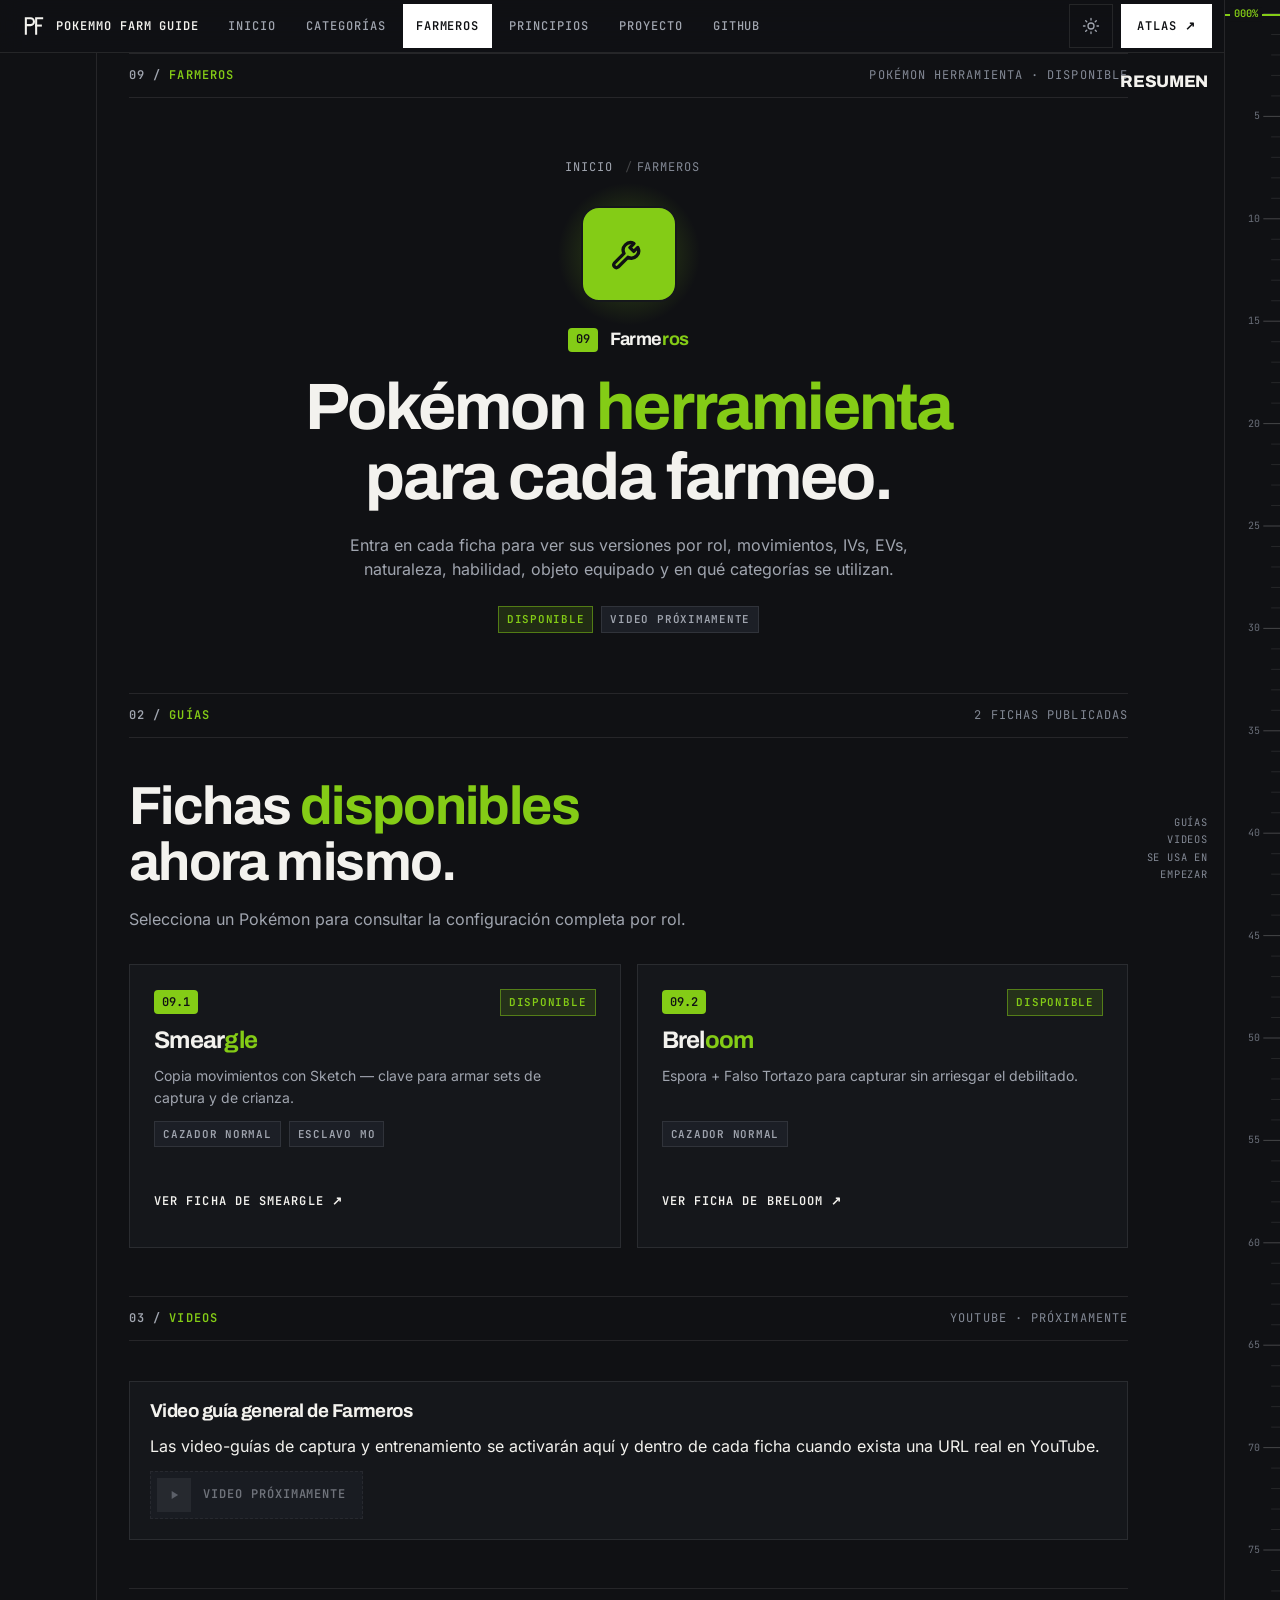
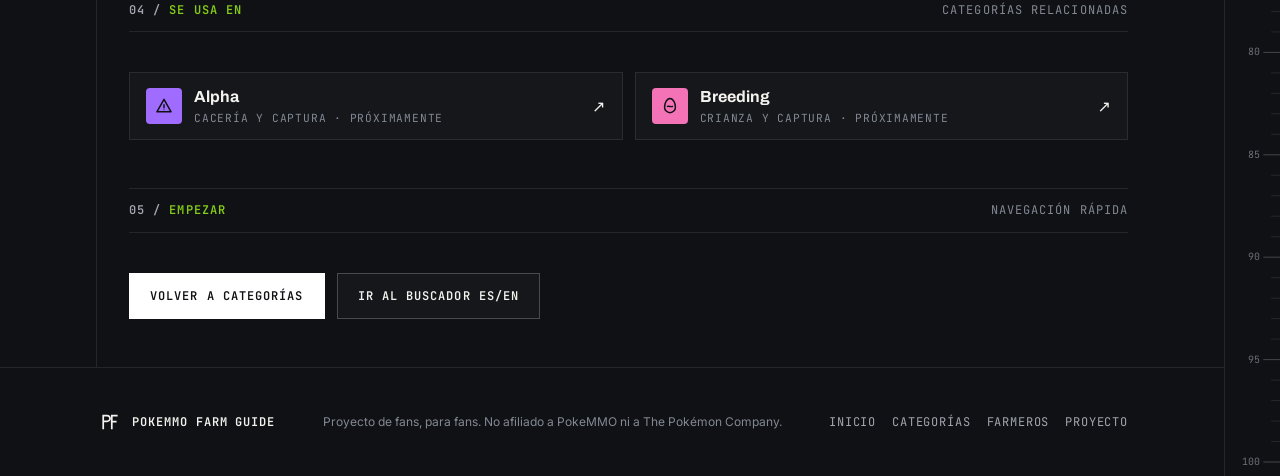
<file: pages/farmeros/index.html>
<!DOCTYPE html>
<html lang="es" data-theme="dark">
<head>
<meta charset="UTF-8">
<meta name="viewport" content="width=device-width, initial-scale=1.0, viewport-fit=cover">
<meta name="theme-color" id="meta-theme-color" content="#101114">
<title>Farmeros — PokeMMO Farm Guide</title>
<meta name="robots" content="noindex">
<script>
try{if(localStorage.getItem('pfg_theme')==='light'){document.documentElement.setAttribute('data-theme','light');var m=document.getElementById('meta-theme-color');if(m)m.setAttribute('content','#f2f1ee');}}catch(e){}
</script>
<link rel="stylesheet" href="../../assets/css/style.css">
<script src="../../assets/js/script.js" defer></script>
<script src="../../assets/js/ruler.js" defer></script>
</head>
<body class="cat--farmeros">

<a href="#main-content" class="skip-link">Saltar al contenido</a>

<!-- ============ BARRA SUPERIOR FIJA ============ -->
<header class="site-header">
  <div class="header-inner">
    <div class="topbar-left">
      <a href="../../index.html" class="topbar-brand" id="topbar-brand">
        <span class="brand-symbol" aria-hidden="true">
          <svg width="24" height="24" viewBox="0 0 28 28" fill="none" stroke="currentColor" stroke-width="2.4" stroke-linecap="square" stroke-linejoin="miter">
            <path d="M4.5 23V5h5.5a4 4 0 0 1 0 8H4.5"/>
            <path d="M16.5 23V5h7"/>
            <path d="M16.5 13.5h5.5"/>
          </svg>
        </span>
        <span class="brand-name">PokeMMO Farm Guide</span>
      </a>

      <nav class="topbar-nav" id="main-nav" aria-label="Navegación principal">
        <a href="../../index.html#inicio">Inicio</a>
        <a href="../../index.html#categorias">Categorías</a>
        <a href="index.html" class="is-active" aria-current="page">Farmeros</a>
        <a href="../../index.html#principios">Principios</a>
        <a href="../../index.html#sobre">Proyecto</a>
        <a href="https://github.com/" target="_blank" rel="noopener noreferrer">GitHub</a>
      </nav>
    </div>

    <div class="topbar-actions">
      <button type="button" class="icon-btn" id="theme-toggle" aria-label="Cambiar a tema claro" aria-pressed="false" title="Cambiar a tema claro">
        <svg class="theme-icon-sun" width="18" height="18" viewBox="0 0 24 24" fill="none" stroke="currentColor" stroke-width="1.75" stroke-linecap="round" stroke-linejoin="round" aria-hidden="true">
          <circle cx="12" cy="12" r="4"/>
          <path d="M12 2v2M12 20v2M4.93 4.93l1.41 1.41M17.66 17.66l1.41 1.41M2 12h2M20 12h2M6.34 17.66l-1.41 1.41M19.07 4.93l-1.41 1.41"/>
        </svg>
        <svg class="theme-icon-moon" width="18" height="18" viewBox="0 0 24 24" fill="none" stroke="currentColor" stroke-width="1.75" stroke-linecap="round" stroke-linejoin="round" aria-hidden="true">
          <path d="M21 12.79A9 9 0 1 1 11.21 3 7 7 0 0 0 21 12.79z"/>
        </svg>
      </button>

      <a href="../../index.html#categorias" class="topbar-cta">Atlas ↗</a>

      <button type="button" class="nav-toggle" id="nav-toggle" aria-label="Abrir menú" aria-expanded="false" aria-controls="main-nav">
        <span class="nav-toggle-line" aria-hidden="true"></span>
        <span class="nav-toggle-line" aria-hidden="true"></span>
        <span class="nav-toggle-line" aria-hidden="true"></span>
      </button>
    </div>
  </div>
</header>

<main id="main-content" class="detail-shell">
  <div class="wrap">
    <div class="detail-rail-wrap">

      <!-- ============ 01 / RESUMEN ============ -->
      <section id="resumen" class="section-band" data-ruler-section data-ruler-label="Resumen" data-ruler-code="01">
        <div class="band-header">
          <span><span class="band-code">09 / <span class="band-code-accent">FARMEROS</span></span></span>
          <span>POKÉMON HERRAMIENTA · DISPONIBLE</span>
        </div>

        <div class="detail-hero">
          <nav class="detail-breadcrumb" aria-label="Ruta de navegación">
            <ol>
              <li><a href="../../index.html">Inicio</a></li>
              <li><span aria-current="page">Farmeros</span></li>
            </ol>
          </nav>

          <div class="detail-icon-stage" aria-hidden="true">
            <svg width="44" height="44" viewBox="0 0 24 24" fill="none" stroke="currentColor" stroke-width="1.8" stroke-linecap="round" stroke-linejoin="round">
              <path d="M14.7 6.3a4 4 0 0 0-5.4 5.4l-5.3 5.3a1.5 1.5 0 0 0 2.1 2.1l5.3-5.3a4 4 0 0 0 5.4-5.4l-2.2 2.2-2.1-2.1z"/>
            </svg>
          </div>

          <div class="detail-identity">
            <span class="num-badge">09</span>
            <span class="detail-identity-name">Farme<span class="bicolor-accent">ros</span></span>
          </div>

          <h1>Pokémon <span class="bicolor-accent">herramienta</span> para cada farmeo.</h1>
          <p class="detail-hero-desc">
            Entra en cada ficha para ver sus versiones por rol, movimientos, IVs, EVs, naturaleza, habilidad, objeto equipado y en qué categorías se utilizan.
          </p>

          <div class="chip-row">
            <span class="chip is-available">DISPONIBLE</span>
            <span class="chip">VIDEO PRÓXIMAMENTE</span>
          </div>
        </div>
      </section>

      <!-- ============ 02 / GUÍAS ============ -->
      <section id="guias" class="section-band" data-ruler-section data-ruler-label="Guías" data-ruler-code="02">
        <div class="band-header">
          <span><span class="band-code">02 / <span class="band-code-accent">GUÍAS</span></span></span>
          <span>2 FICHAS PUBLICADAS</span>
        </div>

        <div class="section-body">
          <div class="section-intro">
            <h2>Fichas <span class="bicolor-accent">disponibles</span> ahora mismo.</h2>
            <p>Selecciona un Pokémon para consultar la configuración completa por rol.</p>
          </div>

          <div class="featured-grid">
            <a href="smeargle.html" class="poke-card glow-card cat--farmeros">
              <div class="poke-card-top">
                <span class="num-badge">09.1</span>
                <span class="chip is-available">DISPONIBLE</span>
              </div>
              <h3>Smear<span class="bicolor-accent">gle</span></h3>
              <p>Copia movimientos con Sketch — clave para armar sets de captura y de crianza.</p>
              <div class="chip-row">
                <span class="chip">CAZADOR NORMAL</span>
                <span class="chip">ESCLAVO MO</span>
              </div>
              <span class="cat-explore">VER FICHA DE SMEARGLE <span class="explore-arrow" aria-hidden="true">↗</span></span>
            </a>

            <a href="breloom.html" class="poke-card glow-card cat--farmeros">
              <div class="poke-card-top">
                <span class="num-badge">09.2</span>
                <span class="chip is-available">DISPONIBLE</span>
              </div>
              <h3>Brel<span class="bicolor-accent">oom</span></h3>
              <p>Espora + Falso Tortazo para capturar sin arriesgar el debilitado.</p>
              <div class="chip-row">
                <span class="chip">CAZADOR NORMAL</span>
              </div>
              <span class="cat-explore">VER FICHA DE BRELOOM <span class="explore-arrow" aria-hidden="true">↗</span></span>
            </a>
          </div>

          <!-- Para agregar un nuevo Pokémon farmero:
               1) Crea pages/farmeros/<nombre>.html usando smeargle.html como plantilla.
               2) Duplica una tarjeta <a class="poke-card glow-card cat--farmeros"> en .featured-grid. -->
        </div>
      </section>

      <!-- ============ 03 / VIDEOS ============ -->
      <section id="videos" class="section-band" data-ruler-section data-ruler-label="Videos" data-ruler-code="03">
        <div class="band-header">
          <span><span class="band-code">03 / <span class="band-code-accent">VIDEOS</span></span></span>
          <span>YOUTUBE · PRÓXIMAMENTE</span>
        </div>

        <div class="section-body">
          <div class="video-slot">
            <h3>Video guía general de Farmeros</h3>
            <p>Las video-guías de captura y entrenamiento se activarán aquí y dentro de cada ficha cuando exista una URL real en YouTube.</p>
            <a href="#" class="video-guide-btn is-empty" aria-disabled="true">
              <span class="vg-play" aria-hidden="true">
                <svg width="14" height="14" viewBox="0 0 24 24" fill="currentColor"><path d="M8 5v14l11-7z"/></svg>
              </span>
              Video próximamente
            </a>
            <!-- Cuando tengas el link del video, reemplaza el <a> de arriba por:
            <a href="https://www.youtube.com/watch?v=VIDEO_ID" class="video-guide-btn" target="_blank" rel="noopener noreferrer">
              <span class="vg-play" aria-hidden="true">
                <svg width="14" height="14" viewBox="0 0 24 24" fill="currentColor"><path d="M8 5v14l11-7z"/></svg>
              </span>
              Ver guía en YouTube
            </a>
            -->
          </div>
        </div>
      </section>

      <!-- ============ 04 / SE USA EN ============ -->
      <section id="se-usa-en" class="section-band" data-ruler-section data-ruler-label="Se usa en" data-ruler-code="04">
        <div class="band-header">
          <span><span class="band-code">04 / <span class="band-code-accent">SE USA EN</span></span></span>
          <span>CATEGORÍAS RELACIONADAS</span>
        </div>

        <div class="section-body">
          <div class="uses-in-grid">
            <a href="../alpha/index.html" class="use-card glow-card cat--alpha">
              <span class="use-card-main">
                <span class="use-card-icon" aria-hidden="true">
                  <svg width="20" height="20" viewBox="0 0 24 24" fill="none" stroke="currentColor" stroke-width="1.8" stroke-linecap="round" stroke-linejoin="round">
                    <path d="M12 4L3.5 19h17z"/><path d="M12 10.5v3.5"/><circle cx="12" cy="16.5" r=".7" fill="currentColor" stroke="none"/>
                  </svg>
                </span>
                <span>
                  <span class="use-card-title">Alpha</span>
                  <span class="use-card-sub">Cacería y captura · Próximamente</span>
                </span>
              </span>
              <span class="explore-arrow" aria-hidden="true">↗</span>
            </a>

            <a href="../breeding/index.html" class="use-card glow-card cat--breeding">
              <span class="use-card-main">
                <span class="use-card-icon" aria-hidden="true">
                  <svg width="20" height="20" viewBox="0 0 24 24" fill="none" stroke="currentColor" stroke-width="1.8" stroke-linecap="round" stroke-linejoin="round">
                    <path d="M12 3c-4 0-6.5 6-6.5 10.5a6.5 6.5 0 0 0 13 0C18.5 9 16 3 12 3z"/><path d="M9 12.5c1.5-1 4.5 1 6 0"/>
                  </svg>
                </span>
                <span>
                  <span class="use-card-title">Breeding</span>
                  <span class="use-card-sub">Crianza y captura · Próximamente</span>
                </span>
              </span>
              <span class="explore-arrow" aria-hidden="true">↗</span>
            </a>
          </div>
        </div>
      </section>

      <!-- ============ 05 / EMPEZAR ============ -->
      <section id="empezar" class="section-band" data-ruler-section data-ruler-label="Empezar" data-ruler-code="05">
        <div class="band-header">
          <span><span class="band-code">05 / <span class="band-code-accent">EMPEZAR</span></span></span>
          <span>NAVEGACIÓN RÁPIDA</span>
        </div>

        <div class="section-body">
          <div class="start-actions">
            <a href="../../index.html#categorias" class="btn btn-primary">Volver a categorías</a>
            <a href="../../index.html#inicio" class="btn btn-outline">Ir al buscador ES/EN</a>
          </div>
        </div>
      </section>

    </div>
  </div>
</main>

<!-- ============ FOOTER ============ -->
<footer class="site-footer">
  <div class="wrap footer-inner">
    <div class="footer-brand">
      <span class="brand-symbol" aria-hidden="true">
        <svg width="20" height="20" viewBox="0 0 28 28" fill="none" stroke="currentColor" stroke-width="2.4" stroke-linecap="square" stroke-linejoin="miter">
          <path d="M4.5 23V5h5.5a4 4 0 0 1 0 8H4.5"/>
          <path d="M16.5 23V5h7"/>
          <path d="M16.5 13.5h5.5"/>
        </svg>
      </span>
      <span>PokeMMO Farm Guide</span>
    </div>
    <p class="footer-note">Proyecto de fans, para fans. No afiliado a PokeMMO ni a The Pokémon Company.</p>
    <nav class="footer-links" aria-label="Enlaces del pie de página">
      <a href="../../index.html#inicio">Inicio</a>
      <a href="../../index.html#categorias">Categorías</a>
      <a href="index.html">Farmeros</a>
      <a href="../../index.html#sobre">Proyecto</a>
    </nav>
  </div>
</footer>

</body>
</html>
</file>
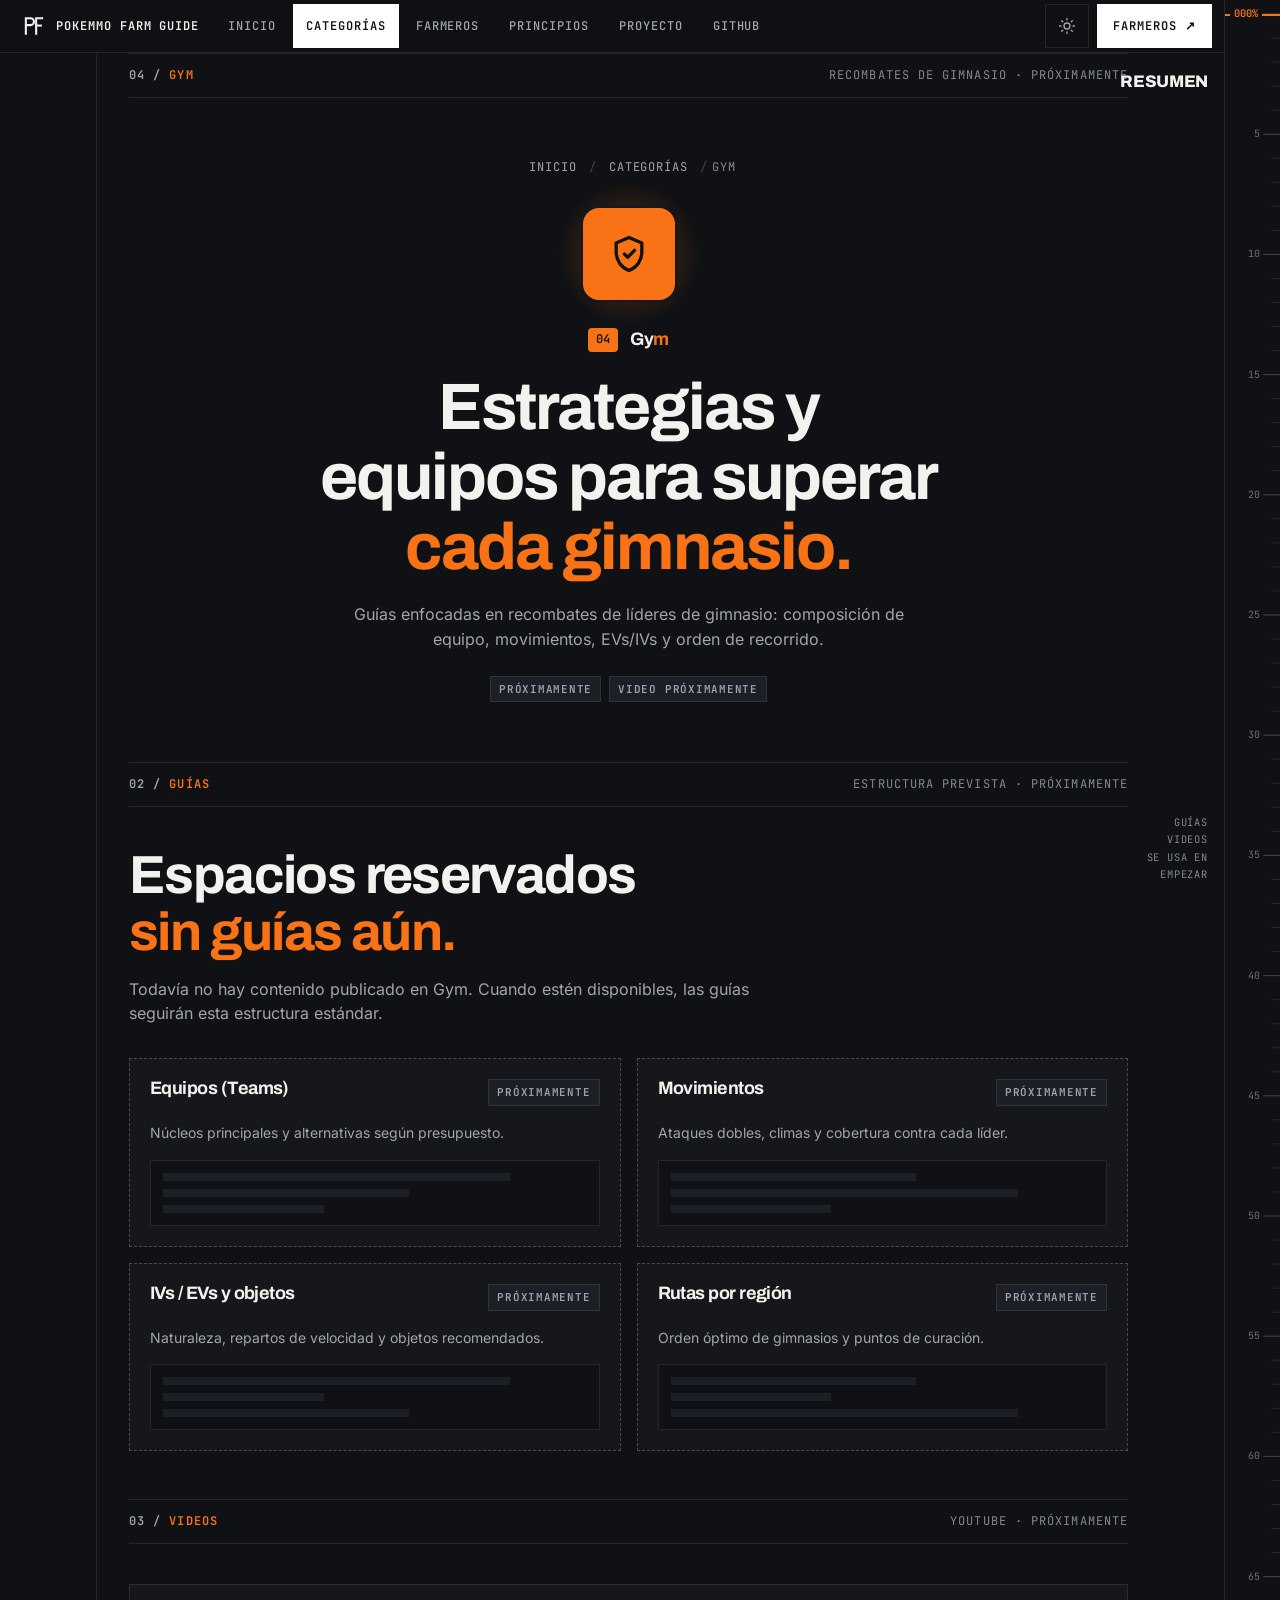
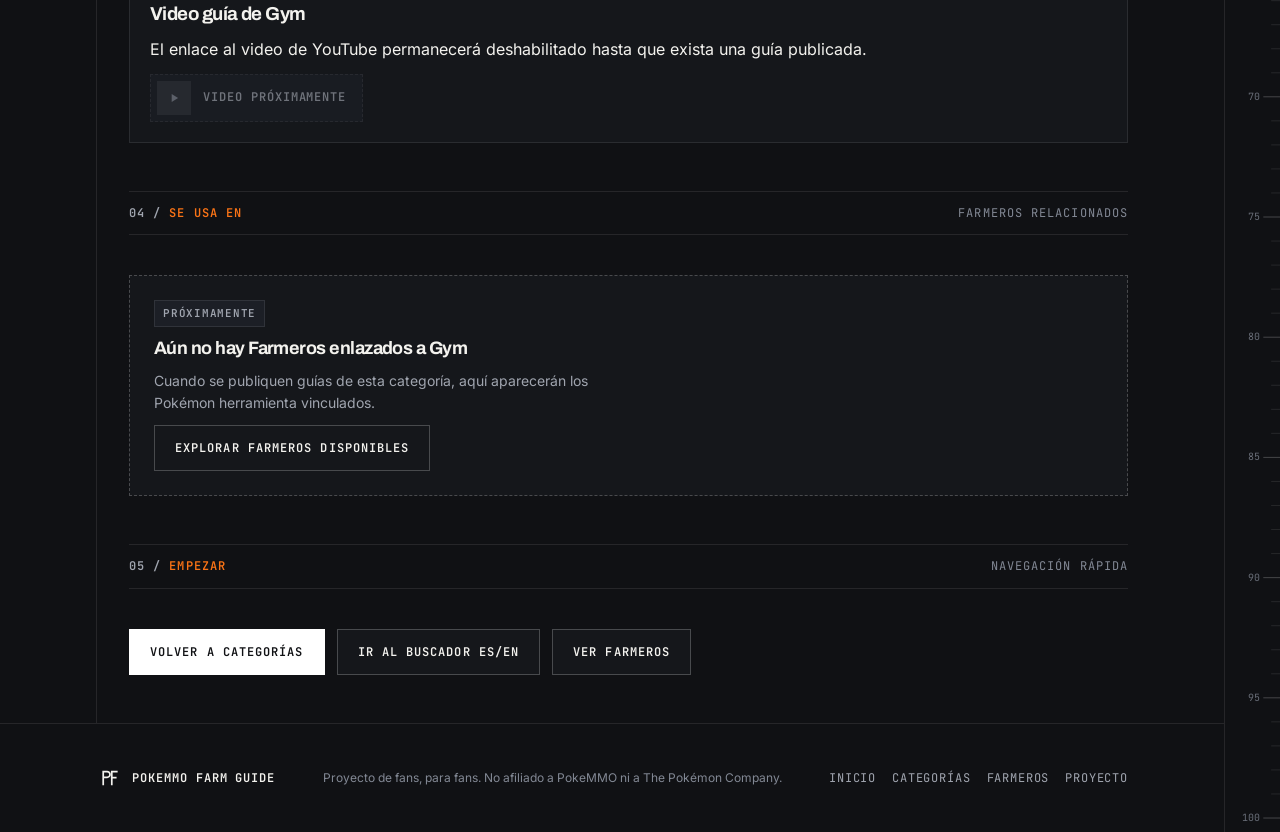
<file: pages/gym/index.html>
<!DOCTYPE html>
<html lang="es" data-theme="dark">
<head>
<meta charset="UTF-8">
<meta name="viewport" content="width=device-width, initial-scale=1.0, viewport-fit=cover">
<meta name="theme-color" id="meta-theme-color" content="#101114">
<title>Gym — PokeMMO Farm Guide</title>
<meta name="robots" content="noindex">
<script>
try{if(localStorage.getItem('pfg_theme')==='light'){document.documentElement.setAttribute('data-theme','light');var m=document.getElementById('meta-theme-color');if(m)m.setAttribute('content','#f2f1ee');}}catch(e){}
</script>
<link rel="stylesheet" href="../../assets/css/style.css">
<script src="../../assets/js/script.js" defer></script>
<script src="../../assets/js/ruler.js" defer></script>
</head>
<body class="cat--gym">

<a href="#main-content" class="skip-link">Saltar al contenido</a>

<!-- ============ BARRA SUPERIOR FIJA ============ -->
<header class="site-header">
  <div class="header-inner">
    <div class="topbar-left">
      <a href="../../index.html" class="topbar-brand" id="topbar-brand">
        <span class="brand-symbol" aria-hidden="true">
          <svg width="24" height="24" viewBox="0 0 28 28" fill="none" stroke="currentColor" stroke-width="2.4" stroke-linecap="square" stroke-linejoin="miter">
            <path d="M4.5 23V5h5.5a4 4 0 0 1 0 8H4.5"/>
            <path d="M16.5 23V5h7"/>
            <path d="M16.5 13.5h5.5"/>
          </svg>
        </span>
        <span class="brand-name">PokeMMO Farm Guide</span>
      </a>

      <nav class="topbar-nav" id="main-nav" aria-label="Navegación principal">
        <a href="../../index.html#inicio">Inicio</a>
        <a href="../../index.html#categorias" class="is-active" aria-current="page">Categorías</a>
        <a href="../farmeros/index.html">Farmeros</a>
        <a href="../../index.html#principios">Principios</a>
        <a href="../../index.html#sobre">Proyecto</a>
        <a href="https://github.com/" target="_blank" rel="noopener noreferrer">GitHub</a>
      </nav>
    </div>

    <div class="topbar-actions">
      <button type="button" class="icon-btn" id="theme-toggle" aria-label="Cambiar a tema claro" aria-pressed="false" title="Cambiar a tema claro">
        <svg class="theme-icon-sun" width="18" height="18" viewBox="0 0 24 24" fill="none" stroke="currentColor" stroke-width="1.75" stroke-linecap="round" stroke-linejoin="round" aria-hidden="true">
          <circle cx="12" cy="12" r="4"/>
          <path d="M12 2v2M12 20v2M4.93 4.93l1.41 1.41M17.66 17.66l1.41 1.41M2 12h2M20 12h2M6.34 17.66l-1.41 1.41M19.07 4.93l-1.41 1.41"/>
        </svg>
        <svg class="theme-icon-moon" width="18" height="18" viewBox="0 0 24 24" fill="none" stroke="currentColor" stroke-width="1.75" stroke-linecap="round" stroke-linejoin="round" aria-hidden="true">
          <path d="M21 12.79A9 9 0 1 1 11.21 3 7 7 0 0 0 21 12.79z"/>
        </svg>
      </button>

      <a href="../farmeros/index.html" class="topbar-cta">Farmeros ↗</a>

      <button type="button" class="nav-toggle" id="nav-toggle" aria-label="Abrir menú" aria-expanded="false" aria-controls="main-nav">
        <span class="nav-toggle-line" aria-hidden="true"></span>
        <span class="nav-toggle-line" aria-hidden="true"></span>
        <span class="nav-toggle-line" aria-hidden="true"></span>
      </button>
    </div>
  </div>
</header>

<main id="main-content" class="detail-shell">
  <div class="wrap">
    <div class="detail-rail-wrap">

      <!-- ============ 01 / RESUMEN ============ -->
      <section id="resumen" class="section-band" data-ruler-section data-ruler-label="Resumen" data-ruler-code="01">
        <div class="band-header">
          <span><span class="band-code">04 / <span class="band-code-accent">GYM</span></span></span>
          <span>RECOMBATES DE GIMNASIO · PRÓXIMAMENTE</span>
        </div>

        <div class="detail-hero">
          <nav class="detail-breadcrumb" aria-label="Ruta de navegación">
            <ol>
              <li><a href="../../index.html">Inicio</a></li>
              <li><a href="../../index.html#categorias">Categorías</a></li>
              <li><span aria-current="page">Gym</span></li>
            </ol>
          </nav>

          <div class="detail-icon-stage" aria-hidden="true">
            <svg width="44" height="44" viewBox="0 0 24 24" fill="none" stroke="currentColor" stroke-width="1.8" stroke-linecap="round" stroke-linejoin="round">
              <path d="M12 3l7 3v5c0 4.6-2.9 8.5-7 10-4.1-1.5-7-5.4-7-10V6z"/><path d="M9.5 12l1.8 1.8 3.7-3.8"/>
            </svg>
          </div>

          <div class="detail-identity">
            <span class="num-badge">04</span>
            <span class="detail-identity-name">Gy<span class="bicolor-accent">m</span></span>
          </div>

          <h1>Estrategias y equipos para superar <span class="bicolor-accent">cada gimnasio.</span></h1>
          <p class="detail-hero-desc">
            Guías enfocadas en recombates de líderes de gimnasio: composición de equipo, movimientos, EVs/IVs y orden de recorrido.
          </p>

          <div class="chip-row">
            <span class="chip">PRÓXIMAMENTE</span>
            <span class="chip">VIDEO PRÓXIMAMENTE</span>
          </div>
        </div>
      </section>

      <!-- ============ 02 / GUÍAS ============ -->
      <section id="guias" class="section-band" data-ruler-section data-ruler-label="Guías" data-ruler-code="02">
        <div class="band-header">
          <span><span class="band-code">02 / <span class="band-code-accent">GUÍAS</span></span></span>
          <span>ESTRUCTURA PREVISTA · PRÓXIMAMENTE</span>
        </div>

        <div class="section-body">
          <div class="section-intro">
            <h2>Espacios reservados <span class="bicolor-accent">sin guías aún.</span></h2>
            <p>Todavía no hay contenido publicado en Gym. Cuando estén disponibles, las guías seguirán esta estructura estándar.</p>
          </div>

          <!-- Para insertar una guía nueva en Gym:
               Reemplaza los .guide-slot por tarjetas reales usando .version-card / .build-specs. -->
          <div class="guide-slots-grid guide-slots-grid--4">
            <article class="guide-slot">
              <div class="guide-slot-head">
                <h3>Equipos (Teams)</h3>
                <span class="chip">PRÓXIMAMENTE</span>
              </div>
              <p>Núcleos principales y alternativas según presupuesto.</p>
              <div class="guide-skeleton" aria-hidden="true">
                <span class="skeleton-bar skeleton-bar--w"></span>
                <span class="skeleton-bar skeleton-bar--m"></span>
                <span class="skeleton-bar skeleton-bar--s"></span>
              </div>
            </article>

            <article class="guide-slot">
              <div class="guide-slot-head">
                <h3>Movimientos</h3>
                <span class="chip">PRÓXIMAMENTE</span>
              </div>
              <p>Ataques dobles, climas y cobertura contra cada líder.</p>
              <div class="guide-skeleton" aria-hidden="true">
                <span class="skeleton-bar skeleton-bar--m"></span>
                <span class="skeleton-bar skeleton-bar--w"></span>
                <span class="skeleton-bar skeleton-bar--s"></span>
              </div>
            </article>

            <article class="guide-slot">
              <div class="guide-slot-head">
                <h3>IVs / EVs y objetos</h3>
                <span class="chip">PRÓXIMAMENTE</span>
              </div>
              <p>Naturaleza, repartos de velocidad y objetos recomendados.</p>
              <div class="guide-skeleton" aria-hidden="true">
                <span class="skeleton-bar skeleton-bar--w"></span>
                <span class="skeleton-bar skeleton-bar--s"></span>
                <span class="skeleton-bar skeleton-bar--m"></span>
              </div>
            </article>

            <article class="guide-slot">
              <div class="guide-slot-head">
                <h3>Rutas por región</h3>
                <span class="chip">PRÓXIMAMENTE</span>
              </div>
              <p>Orden óptimo de gimnasios y puntos de curación.</p>
              <div class="guide-skeleton" aria-hidden="true">
                <span class="skeleton-bar skeleton-bar--m"></span>
                <span class="skeleton-bar skeleton-bar--s"></span>
                <span class="skeleton-bar skeleton-bar--w"></span>
              </div>
            </article>
          </div>
        </div>
      </section>

      <!-- ============ 03 / VIDEOS ============ -->
      <section id="videos" class="section-band" data-ruler-section data-ruler-label="Videos" data-ruler-code="03">
        <div class="band-header">
          <span><span class="band-code">03 / <span class="band-code-accent">VIDEOS</span></span></span>
          <span>YOUTUBE · PRÓXIMAMENTE</span>
        </div>

        <div class="section-body">
          <div class="video-slot">
            <h3>Video guía de Gym</h3>
            <p>El enlace al video de YouTube permanecerá deshabilitado hasta que exista una guía publicada.</p>
            <a href="#" class="video-guide-btn is-empty" aria-disabled="true">
              <span class="vg-play" aria-hidden="true">
                <svg width="14" height="14" viewBox="0 0 24 24" fill="currentColor"><path d="M8 5v14l11-7z"/></svg>
              </span>
              Video próximamente
            </a>
            <!-- Cuando tengas el link del video, reemplaza el <a> de arriba por:
            <a href="https://www.youtube.com/watch?v=VIDEO_ID" class="video-guide-btn" target="_blank" rel="noopener noreferrer">
              <span class="vg-play" aria-hidden="true">
                <svg width="14" height="14" viewBox="0 0 24 24" fill="currentColor"><path d="M8 5v14l11-7z"/></svg>
              </span>
              Ver guía en YouTube
            </a>
            -->
          </div>
        </div>
      </section>

      <!-- ============ 04 / SE USA EN ============ -->
      <section id="se-usa-en" class="section-band" data-ruler-section data-ruler-label="Se usa en" data-ruler-code="04">
        <div class="band-header">
          <span><span class="band-code">04 / <span class="band-code-accent">SE USA EN</span></span></span>
          <span>FARMEROS RELACIONADOS</span>
        </div>

        <div class="section-body">
          <div class="empty-state">
            <span class="chip">PRÓXIMAMENTE</span>
            <h3>Aún no hay Farmeros enlazados a Gym</h3>
            <p>Cuando se publiquen guías de esta categoría, aquí aparecerán los Pokémon herramienta vinculados.</p>
            <a href="../farmeros/index.html" class="btn btn-outline">Explorar Farmeros disponibles</a>
          </div>
        </div>
      </section>

      <!-- ============ 05 / EMPEZAR ============ -->
      <section id="empezar" class="section-band" data-ruler-section data-ruler-label="Empezar" data-ruler-code="05">
        <div class="band-header">
          <span><span class="band-code">05 / <span class="band-code-accent">EMPEZAR</span></span></span>
          <span>NAVEGACIÓN RÁPIDA</span>
        </div>

        <div class="section-body">
          <div class="start-actions">
            <a href="../../index.html#categorias" class="btn btn-primary">Volver a categorías</a>
            <a href="../../index.html#inicio" class="btn btn-outline">Ir al buscador ES/EN</a>
            <a href="../farmeros/index.html" class="btn btn-outline">Ver Farmeros</a>
          </div>
        </div>
      </section>

    </div>
  </div>
</main>

<!-- ============ FOOTER ============ -->
<footer class="site-footer">
  <div class="wrap footer-inner">
    <div class="footer-brand">
      <span class="brand-symbol" aria-hidden="true">
        <svg width="20" height="20" viewBox="0 0 28 28" fill="none" stroke="currentColor" stroke-width="2.4" stroke-linecap="square" stroke-linejoin="miter">
          <path d="M4.5 23V5h5.5a4 4 0 0 1 0 8H4.5"/>
          <path d="M16.5 23V5h7"/>
          <path d="M16.5 13.5h5.5"/>
        </svg>
      </span>
      <span>PokeMMO Farm Guide</span>
    </div>
    <p class="footer-note">Proyecto de fans, para fans. No afiliado a PokeMMO ni a The Pokémon Company.</p>
    <nav class="footer-links" aria-label="Enlaces del pie de página">
      <a href="../../index.html#inicio">Inicio</a>
      <a href="../../index.html#categorias">Categorías</a>
      <a href="../farmeros/index.html">Farmeros</a>
      <a href="../../index.html#sobre">Proyecto</a>
    </nav>
  </div>
</footer>

</body>
</html>
</file>
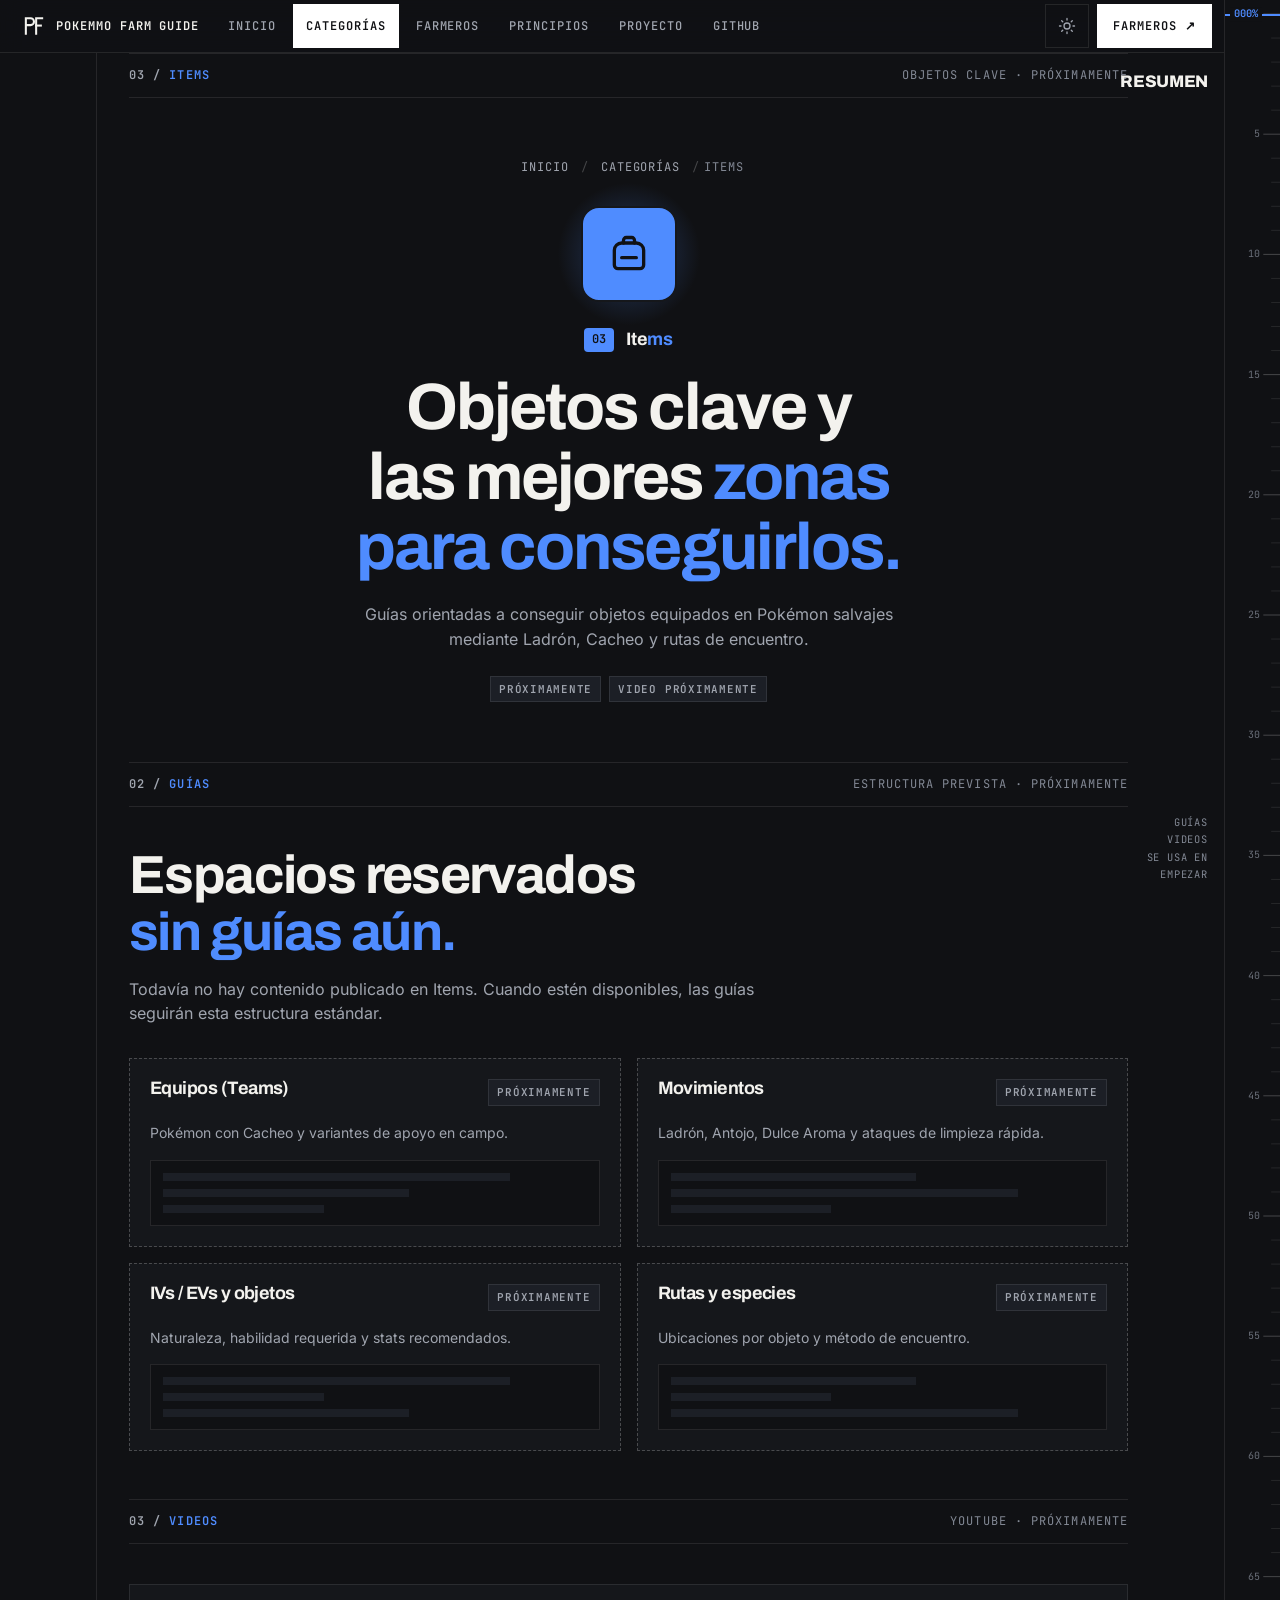
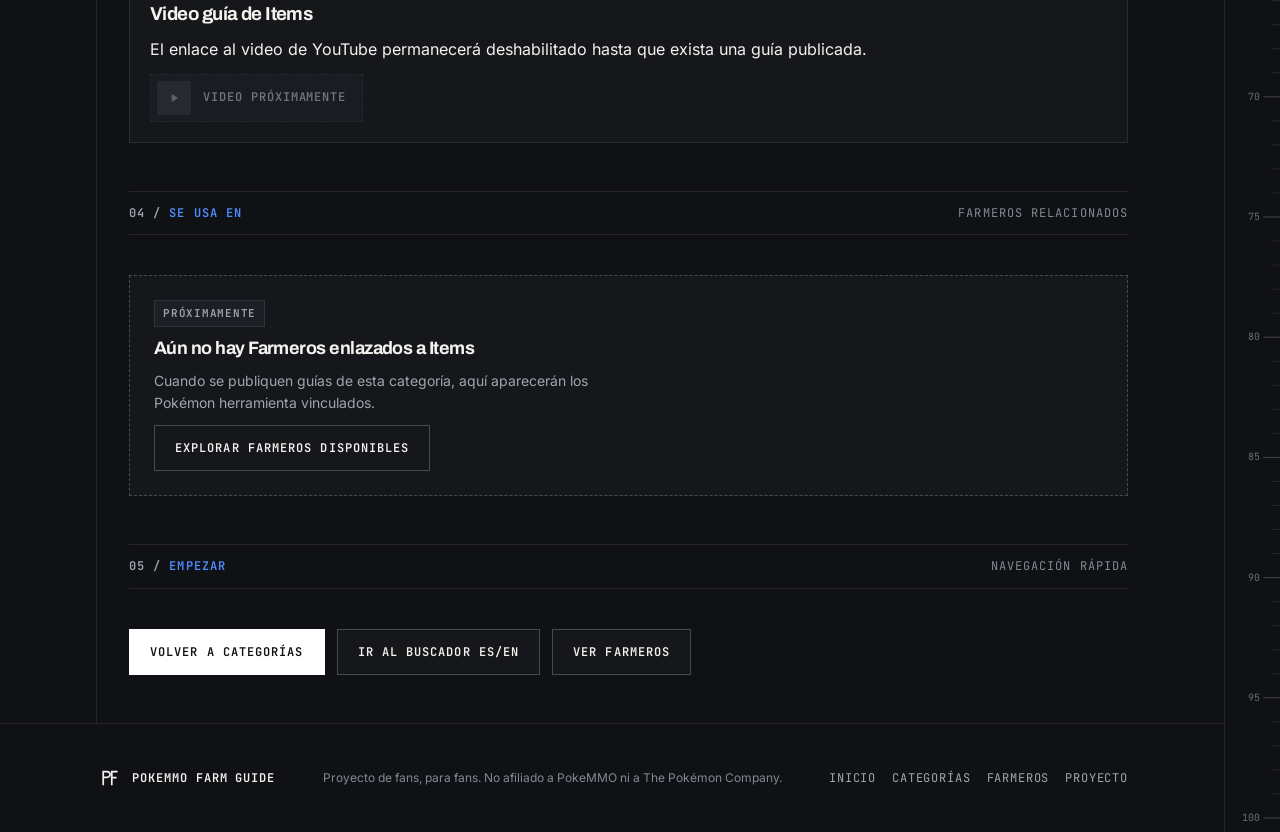
<file: pages/items/index.html>
<!DOCTYPE html>
<html lang="es" data-theme="dark">
<head>
<meta charset="UTF-8">
<meta name="viewport" content="width=device-width, initial-scale=1.0, viewport-fit=cover">
<meta name="theme-color" id="meta-theme-color" content="#101114">
<title>Items — PokeMMO Farm Guide</title>
<meta name="robots" content="noindex">
<script>
try{if(localStorage.getItem('pfg_theme')==='light'){document.documentElement.setAttribute('data-theme','light');var m=document.getElementById('meta-theme-color');if(m)m.setAttribute('content','#f2f1ee');}}catch(e){}
</script>
<link rel="stylesheet" href="../../assets/css/style.css">
<script src="../../assets/js/script.js" defer></script>
<script src="../../assets/js/ruler.js" defer></script>
</head>
<body class="cat--items">

<a href="#main-content" class="skip-link">Saltar al contenido</a>

<!-- ============ BARRA SUPERIOR FIJA ============ -->
<header class="site-header">
  <div class="header-inner">
    <div class="topbar-left">
      <a href="../../index.html" class="topbar-brand" id="topbar-brand">
        <span class="brand-symbol" aria-hidden="true">
          <svg width="24" height="24" viewBox="0 0 28 28" fill="none" stroke="currentColor" stroke-width="2.4" stroke-linecap="square" stroke-linejoin="miter">
            <path d="M4.5 23V5h5.5a4 4 0 0 1 0 8H4.5"/>
            <path d="M16.5 23V5h7"/>
            <path d="M16.5 13.5h5.5"/>
          </svg>
        </span>
        <span class="brand-name">PokeMMO Farm Guide</span>
      </a>

      <nav class="topbar-nav" id="main-nav" aria-label="Navegación principal">
        <a href="../../index.html#inicio">Inicio</a>
        <a href="../../index.html#categorias" class="is-active" aria-current="page">Categorías</a>
        <a href="../farmeros/index.html">Farmeros</a>
        <a href="../../index.html#principios">Principios</a>
        <a href="../../index.html#sobre">Proyecto</a>
        <a href="https://github.com/" target="_blank" rel="noopener noreferrer">GitHub</a>
      </nav>
    </div>

    <div class="topbar-actions">
      <button type="button" class="icon-btn" id="theme-toggle" aria-label="Cambiar a tema claro" aria-pressed="false" title="Cambiar a tema claro">
        <svg class="theme-icon-sun" width="18" height="18" viewBox="0 0 24 24" fill="none" stroke="currentColor" stroke-width="1.75" stroke-linecap="round" stroke-linejoin="round" aria-hidden="true">
          <circle cx="12" cy="12" r="4"/>
          <path d="M12 2v2M12 20v2M4.93 4.93l1.41 1.41M17.66 17.66l1.41 1.41M2 12h2M20 12h2M6.34 17.66l-1.41 1.41M19.07 4.93l-1.41 1.41"/>
        </svg>
        <svg class="theme-icon-moon" width="18" height="18" viewBox="0 0 24 24" fill="none" stroke="currentColor" stroke-width="1.75" stroke-linecap="round" stroke-linejoin="round" aria-hidden="true">
          <path d="M21 12.79A9 9 0 1 1 11.21 3 7 7 0 0 0 21 12.79z"/>
        </svg>
      </button>

      <a href="../farmeros/index.html" class="topbar-cta">Farmeros ↗</a>

      <button type="button" class="nav-toggle" id="nav-toggle" aria-label="Abrir menú" aria-expanded="false" aria-controls="main-nav">
        <span class="nav-toggle-line" aria-hidden="true"></span>
        <span class="nav-toggle-line" aria-hidden="true"></span>
        <span class="nav-toggle-line" aria-hidden="true"></span>
      </button>
    </div>
  </div>
</header>

<main id="main-content" class="detail-shell">
  <div class="wrap">
    <div class="detail-rail-wrap">

      <!-- ============ 01 / RESUMEN ============ -->
      <section id="resumen" class="section-band" data-ruler-section data-ruler-label="Resumen" data-ruler-code="01">
        <div class="band-header">
          <span><span class="band-code">03 / <span class="band-code-accent">ITEMS</span></span></span>
          <span>OBJETOS CLAVE · PRÓXIMAMENTE</span>
        </div>

        <div class="detail-hero">
          <nav class="detail-breadcrumb" aria-label="Ruta de navegación">
            <ol>
              <li><a href="../../index.html">Inicio</a></li>
              <li><a href="../../index.html#categorias">Categorías</a></li>
              <li><span aria-current="page">Items</span></li>
            </ol>
          </nav>

          <div class="detail-icon-stage" aria-hidden="true">
            <svg width="44" height="44" viewBox="0 0 24 24" fill="none" stroke="currentColor" stroke-width="1.8" stroke-linecap="round" stroke-linejoin="round">
              <path d="M4 10a4 4 0 0 1 4-4h8a4 4 0 0 1 4 4v8a2 2 0 0 1-2 2H6a2 2 0 0 1-2-2z"/><path d="M9 6V4.5A1.5 1.5 0 0 1 10.5 3h3A1.5 1.5 0 0 1 15 4.5V6"/><path d="M8 14h8"/>
            </svg>
          </div>

          <div class="detail-identity">
            <span class="num-badge">03</span>
            <span class="detail-identity-name">Ite<span class="bicolor-accent">ms</span></span>
          </div>

          <h1>Objetos clave y las mejores <span class="bicolor-accent">zonas para conseguirlos.</span></h1>
          <p class="detail-hero-desc">
            Guías orientadas a conseguir objetos equipados en Pokémon salvajes mediante Ladrón, Cacheo y rutas de encuentro.
          </p>

          <div class="chip-row">
            <span class="chip">PRÓXIMAMENTE</span>
            <span class="chip">VIDEO PRÓXIMAMENTE</span>
          </div>
        </div>
      </section>

      <!-- ============ 02 / GUÍAS ============ -->
      <section id="guias" class="section-band" data-ruler-section data-ruler-label="Guías" data-ruler-code="02">
        <div class="band-header">
          <span><span class="band-code">02 / <span class="band-code-accent">GUÍAS</span></span></span>
          <span>ESTRUCTURA PREVISTA · PRÓXIMAMENTE</span>
        </div>

        <div class="section-body">
          <div class="section-intro">
            <h2>Espacios reservados <span class="bicolor-accent">sin guías aún.</span></h2>
            <p>Todavía no hay contenido publicado en Items. Cuando estén disponibles, las guías seguirán esta estructura estándar.</p>
          </div>

          <!-- Para insertar una guía nueva en Items:
               Reemplaza los .guide-slot por tarjetas reales usando .version-card / .build-specs. -->
          <div class="guide-slots-grid guide-slots-grid--4">
            <article class="guide-slot">
              <div class="guide-slot-head">
                <h3>Equipos (Teams)</h3>
                <span class="chip">PRÓXIMAMENTE</span>
              </div>
              <p>Pokémon con Cacheo y variantes de apoyo en campo.</p>
              <div class="guide-skeleton" aria-hidden="true">
                <span class="skeleton-bar skeleton-bar--w"></span>
                <span class="skeleton-bar skeleton-bar--m"></span>
                <span class="skeleton-bar skeleton-bar--s"></span>
              </div>
            </article>

            <article class="guide-slot">
              <div class="guide-slot-head">
                <h3>Movimientos</h3>
                <span class="chip">PRÓXIMAMENTE</span>
              </div>
              <p>Ladrón, Antojo, Dulce Aroma y ataques de limpieza rápida.</p>
              <div class="guide-skeleton" aria-hidden="true">
                <span class="skeleton-bar skeleton-bar--m"></span>
                <span class="skeleton-bar skeleton-bar--w"></span>
                <span class="skeleton-bar skeleton-bar--s"></span>
              </div>
            </article>

            <article class="guide-slot">
              <div class="guide-slot-head">
                <h3>IVs / EVs y objetos</h3>
                <span class="chip">PRÓXIMAMENTE</span>
              </div>
              <p>Naturaleza, habilidad requerida y stats recomendados.</p>
              <div class="guide-skeleton" aria-hidden="true">
                <span class="skeleton-bar skeleton-bar--w"></span>
                <span class="skeleton-bar skeleton-bar--s"></span>
                <span class="skeleton-bar skeleton-bar--m"></span>
              </div>
            </article>

            <article class="guide-slot">
              <div class="guide-slot-head">
                <h3>Rutas y especies</h3>
                <span class="chip">PRÓXIMAMENTE</span>
              </div>
              <p>Ubicaciones por objeto y método de encuentro.</p>
              <div class="guide-skeleton" aria-hidden="true">
                <span class="skeleton-bar skeleton-bar--m"></span>
                <span class="skeleton-bar skeleton-bar--s"></span>
                <span class="skeleton-bar skeleton-bar--w"></span>
              </div>
            </article>
          </div>
        </div>
      </section>

      <!-- ============ 03 / VIDEOS ============ -->
      <section id="videos" class="section-band" data-ruler-section data-ruler-label="Videos" data-ruler-code="03">
        <div class="band-header">
          <span><span class="band-code">03 / <span class="band-code-accent">VIDEOS</span></span></span>
          <span>YOUTUBE · PRÓXIMAMENTE</span>
        </div>

        <div class="section-body">
          <div class="video-slot">
            <h3>Video guía de Items</h3>
            <p>El enlace al video de YouTube permanecerá deshabilitado hasta que exista una guía publicada.</p>
            <a href="#" class="video-guide-btn is-empty" aria-disabled="true">
              <span class="vg-play" aria-hidden="true">
                <svg width="14" height="14" viewBox="0 0 24 24" fill="currentColor"><path d="M8 5v14l11-7z"/></svg>
              </span>
              Video próximamente
            </a>
            <!-- Cuando tengas el link del video, reemplaza el <a> de arriba por:
            <a href="https://www.youtube.com/watch?v=VIDEO_ID" class="video-guide-btn" target="_blank" rel="noopener noreferrer">
              <span class="vg-play" aria-hidden="true">
                <svg width="14" height="14" viewBox="0 0 24 24" fill="currentColor"><path d="M8 5v14l11-7z"/></svg>
              </span>
              Ver guía en YouTube
            </a>
            -->
          </div>
        </div>
      </section>

      <!-- ============ 04 / SE USA EN ============ -->
      <section id="se-usa-en" class="section-band" data-ruler-section data-ruler-label="Se usa en" data-ruler-code="04">
        <div class="band-header">
          <span><span class="band-code">04 / <span class="band-code-accent">SE USA EN</span></span></span>
          <span>FARMEROS RELACIONADOS</span>
        </div>

        <div class="section-body">
          <div class="empty-state">
            <span class="chip">PRÓXIMAMENTE</span>
            <h3>Aún no hay Farmeros enlazados a Items</h3>
            <p>Cuando se publiquen guías de esta categoría, aquí aparecerán los Pokémon herramienta vinculados.</p>
            <a href="../farmeros/index.html" class="btn btn-outline">Explorar Farmeros disponibles</a>
          </div>
        </div>
      </section>

      <!-- ============ 05 / EMPEZAR ============ -->
      <section id="empezar" class="section-band" data-ruler-section data-ruler-label="Empezar" data-ruler-code="05">
        <div class="band-header">
          <span><span class="band-code">05 / <span class="band-code-accent">EMPEZAR</span></span></span>
          <span>NAVEGACIÓN RÁPIDA</span>
        </div>

        <div class="section-body">
          <div class="start-actions">
            <a href="../../index.html#categorias" class="btn btn-primary">Volver a categorías</a>
            <a href="../../index.html#inicio" class="btn btn-outline">Ir al buscador ES/EN</a>
            <a href="../farmeros/index.html" class="btn btn-outline">Ver Farmeros</a>
          </div>
        </div>
      </section>

    </div>
  </div>
</main>

<!-- ============ FOOTER ============ -->
<footer class="site-footer">
  <div class="wrap footer-inner">
    <div class="footer-brand">
      <span class="brand-symbol" aria-hidden="true">
        <svg width="20" height="20" viewBox="0 0 28 28" fill="none" stroke="currentColor" stroke-width="2.4" stroke-linecap="square" stroke-linejoin="miter">
          <path d="M4.5 23V5h5.5a4 4 0 0 1 0 8H4.5"/>
          <path d="M16.5 23V5h7"/>
          <path d="M16.5 13.5h5.5"/>
        </svg>
      </span>
      <span>PokeMMO Farm Guide</span>
    </div>
    <p class="footer-note">Proyecto de fans, para fans. No afiliado a PokeMMO ni a The Pokémon Company.</p>
    <nav class="footer-links" aria-label="Enlaces del pie de página">
      <a href="../../index.html#inicio">Inicio</a>
      <a href="../../index.html#categorias">Categorías</a>
      <a href="../farmeros/index.html">Farmeros</a>
      <a href="../../index.html#sobre">Proyecto</a>
    </nav>
  </div>
</footer>

</body>
</html>
</file>
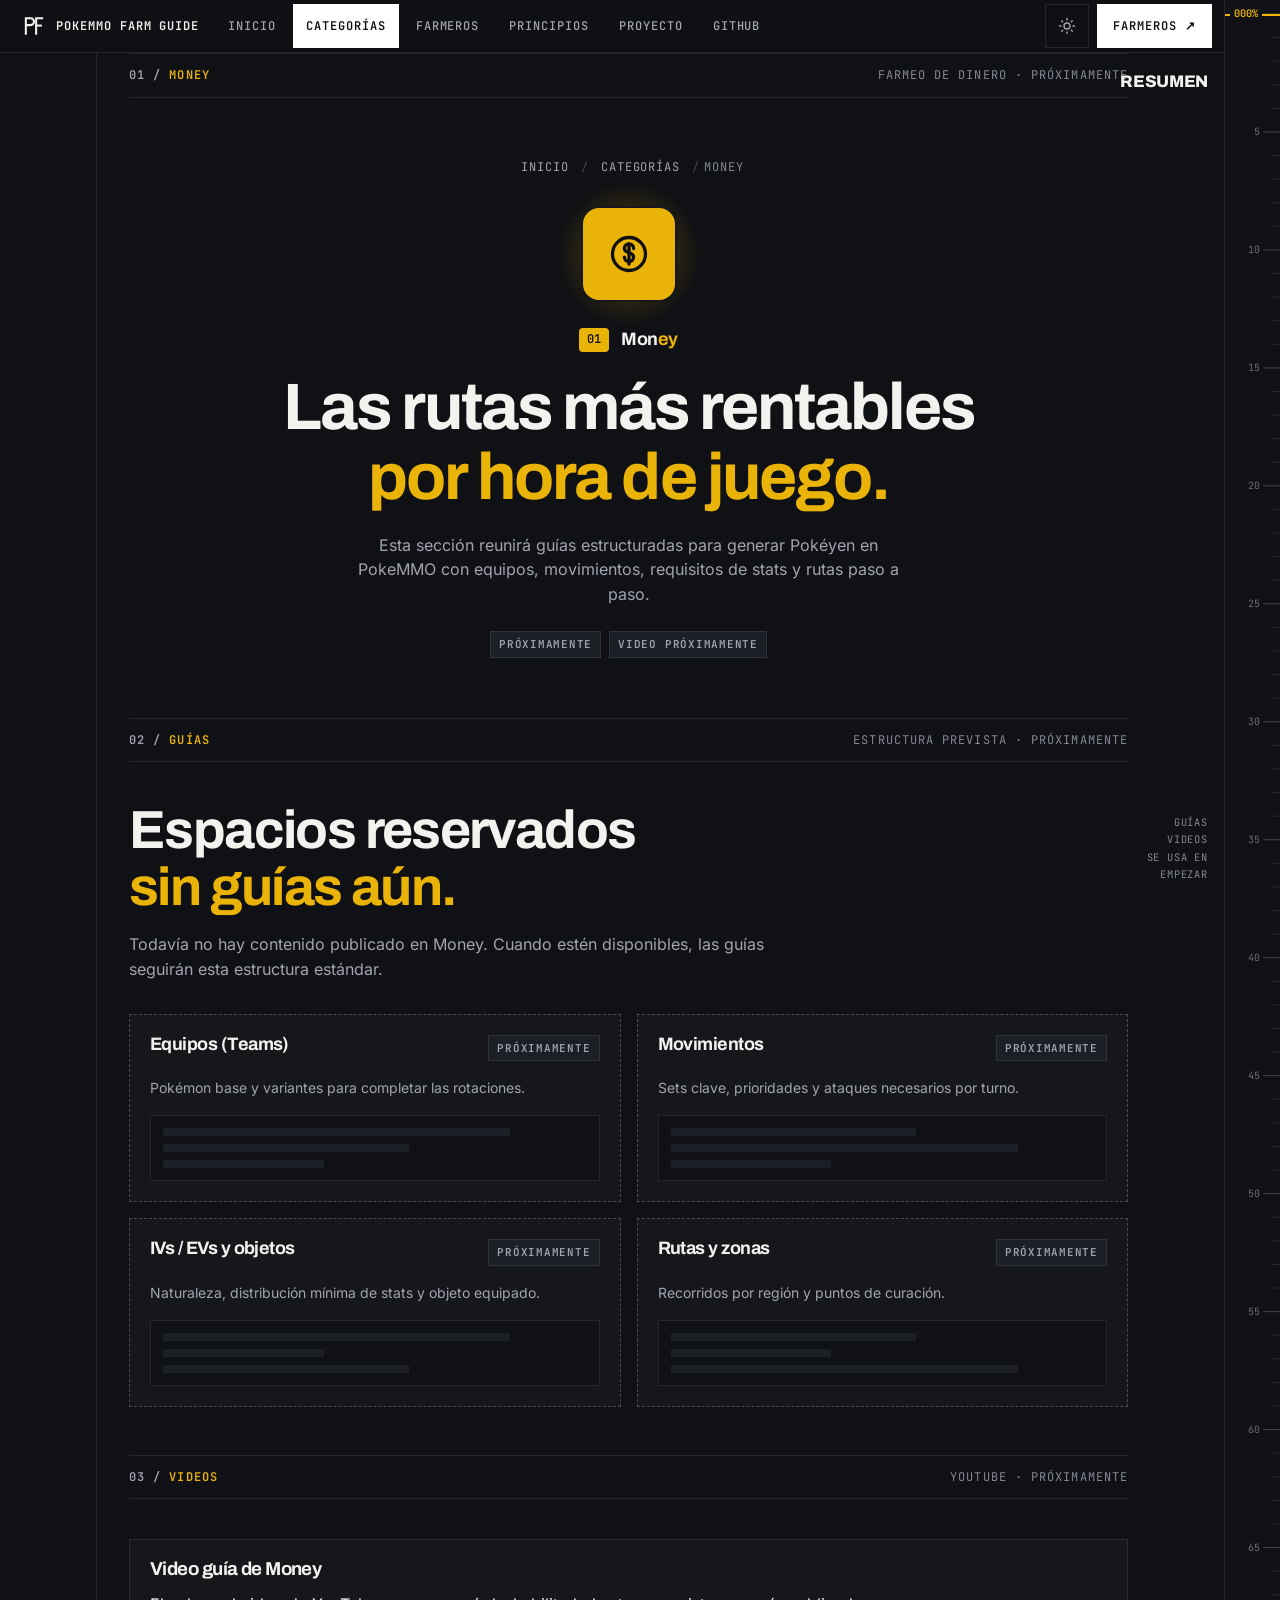
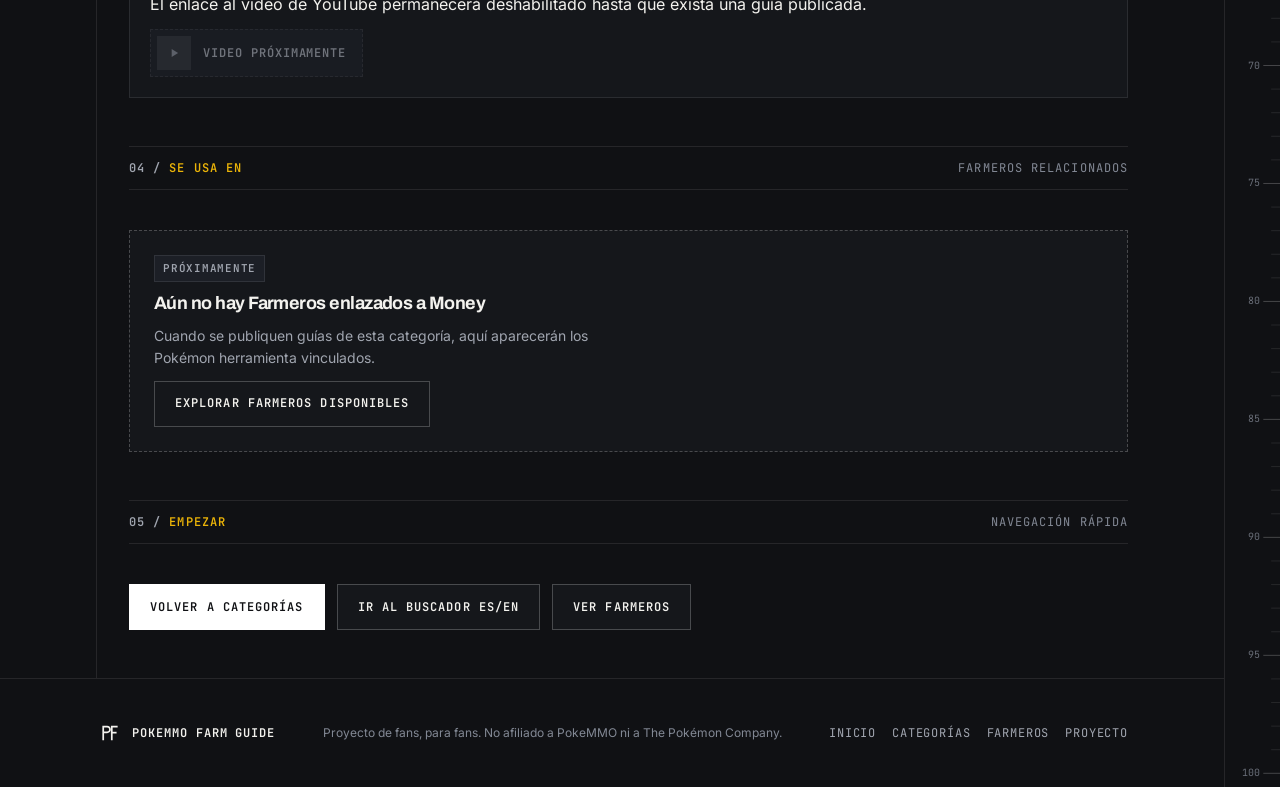
<file: pages/money/index.html>
<!DOCTYPE html>
<html lang="es" data-theme="dark">
<head>
<meta charset="UTF-8">
<meta name="viewport" content="width=device-width, initial-scale=1.0, viewport-fit=cover">
<meta name="theme-color" id="meta-theme-color" content="#101114">
<title>Money — PokeMMO Farm Guide</title>
<meta name="robots" content="noindex">
<script>
try{if(localStorage.getItem('pfg_theme')==='light'){document.documentElement.setAttribute('data-theme','light');var m=document.getElementById('meta-theme-color');if(m)m.setAttribute('content','#f2f1ee');}}catch(e){}
</script>
<link rel="stylesheet" href="../../assets/css/style.css">
<script src="../../assets/js/script.js" defer></script>
<script src="../../assets/js/ruler.js" defer></script>
</head>
<body class="cat--money">

<a href="#main-content" class="skip-link">Saltar al contenido</a>

<!-- ============ BARRA SUPERIOR FIJA ============ -->
<header class="site-header">
  <div class="header-inner">
    <div class="topbar-left">
      <a href="../../index.html" class="topbar-brand" id="topbar-brand">
        <span class="brand-symbol" aria-hidden="true">
          <svg width="24" height="24" viewBox="0 0 28 28" fill="none" stroke="currentColor" stroke-width="2.4" stroke-linecap="square" stroke-linejoin="miter">
            <path d="M4.5 23V5h5.5a4 4 0 0 1 0 8H4.5"/>
            <path d="M16.5 23V5h7"/>
            <path d="M16.5 13.5h5.5"/>
          </svg>
        </span>
        <span class="brand-name">PokeMMO Farm Guide</span>
      </a>

      <nav class="topbar-nav" id="main-nav" aria-label="Navegación principal">
        <a href="../../index.html#inicio">Inicio</a>
        <a href="../../index.html#categorias" class="is-active" aria-current="page">Categorías</a>
        <a href="../farmeros/index.html">Farmeros</a>
        <a href="../../index.html#principios">Principios</a>
        <a href="../../index.html#sobre">Proyecto</a>
        <a href="https://github.com/" target="_blank" rel="noopener noreferrer">GitHub</a>
      </nav>
    </div>

    <div class="topbar-actions">
      <button type="button" class="icon-btn" id="theme-toggle" aria-label="Cambiar a tema claro" aria-pressed="false" title="Cambiar a tema claro">
        <svg class="theme-icon-sun" width="18" height="18" viewBox="0 0 24 24" fill="none" stroke="currentColor" stroke-width="1.75" stroke-linecap="round" stroke-linejoin="round" aria-hidden="true">
          <circle cx="12" cy="12" r="4"/>
          <path d="M12 2v2M12 20v2M4.93 4.93l1.41 1.41M17.66 17.66l1.41 1.41M2 12h2M20 12h2M6.34 17.66l-1.41 1.41M19.07 4.93l-1.41 1.41"/>
        </svg>
        <svg class="theme-icon-moon" width="18" height="18" viewBox="0 0 24 24" fill="none" stroke="currentColor" stroke-width="1.75" stroke-linecap="round" stroke-linejoin="round" aria-hidden="true">
          <path d="M21 12.79A9 9 0 1 1 11.21 3 7 7 0 0 0 21 12.79z"/>
        </svg>
      </button>

      <a href="../farmeros/index.html" class="topbar-cta">Farmeros ↗</a>

      <button type="button" class="nav-toggle" id="nav-toggle" aria-label="Abrir menú" aria-expanded="false" aria-controls="main-nav">
        <span class="nav-toggle-line" aria-hidden="true"></span>
        <span class="nav-toggle-line" aria-hidden="true"></span>
        <span class="nav-toggle-line" aria-hidden="true"></span>
      </button>
    </div>
  </div>
</header>

<main id="main-content" class="detail-shell">
  <div class="wrap">
    <div class="detail-rail-wrap">

      <!-- ============ 01 / RESUMEN ============ -->
      <section id="resumen" class="section-band" data-ruler-section data-ruler-label="Resumen" data-ruler-code="01">
        <div class="band-header">
          <span><span class="band-code">01 / <span class="band-code-accent">MONEY</span></span></span>
          <span>FARMEO DE DINERO · PRÓXIMAMENTE</span>
        </div>

        <div class="detail-hero">
          <nav class="detail-breadcrumb" aria-label="Ruta de navegación">
            <ol>
              <li><a href="../../index.html">Inicio</a></li>
              <li><a href="../../index.html#categorias">Categorías</a></li>
              <li><span aria-current="page">Money</span></li>
            </ol>
          </nav>

          <div class="detail-icon-stage" aria-hidden="true">
            <svg width="44" height="44" viewBox="0 0 24 24" fill="none" stroke="currentColor" stroke-width="1.8" stroke-linecap="round" stroke-linejoin="round">
              <circle cx="12" cy="12" r="9"/><path d="M14.5 9a2.5 2.5 0 0 0-5 0c0 1.5 1.5 2 2.5 2.3s2.5.8 2.5 2.4a2.5 2.5 0 0 1-5 0"/><path d="M12 6.5v11"/>
            </svg>
          </div>

          <div class="detail-identity">
            <span class="num-badge">01</span>
            <span class="detail-identity-name">Mon<span class="bicolor-accent">ey</span></span>
          </div>

          <h1>Las rutas más rentables <span class="bicolor-accent">por hora de juego.</span></h1>
          <p class="detail-hero-desc">
            Esta sección reunirá guías estructuradas para generar Pokéyen en PokeMMO con equipos, movimientos, requisitos de stats y rutas paso a paso.
          </p>

          <div class="chip-row">
            <span class="chip">PRÓXIMAMENTE</span>
            <span class="chip">VIDEO PRÓXIMAMENTE</span>
          </div>
        </div>
      </section>

      <!-- ============ 02 / GUÍAS ============ -->
      <section id="guias" class="section-band" data-ruler-section data-ruler-label="Guías" data-ruler-code="02">
        <div class="band-header">
          <span><span class="band-code">02 / <span class="band-code-accent">GUÍAS</span></span></span>
          <span>ESTRUCTURA PREVISTA · PRÓXIMAMENTE</span>
        </div>

        <div class="section-body">
          <div class="section-intro">
            <h2>Espacios reservados <span class="bicolor-accent">sin guías aún.</span></h2>
            <p>Todavía no hay contenido publicado en Money. Cuando estén disponibles, las guías seguirán esta estructura estándar.</p>
          </div>

          <!-- Para insertar una guía nueva en Money:
               Reemplaza los .guide-slot por tarjetas reales usando .version-card / .build-specs.
               Actualiza luego la etiqueta en index.html y en el resumen superior. -->
          <div class="guide-slots-grid guide-slots-grid--4">
            <article class="guide-slot">
              <div class="guide-slot-head">
                <h3>Equipos (Teams)</h3>
                <span class="chip">PRÓXIMAMENTE</span>
              </div>
              <p>Pokémon base y variantes para completar las rotaciones.</p>
              <div class="guide-skeleton" aria-hidden="true">
                <span class="skeleton-bar skeleton-bar--w"></span>
                <span class="skeleton-bar skeleton-bar--m"></span>
                <span class="skeleton-bar skeleton-bar--s"></span>
              </div>
            </article>

            <article class="guide-slot">
              <div class="guide-slot-head">
                <h3>Movimientos</h3>
                <span class="chip">PRÓXIMAMENTE</span>
              </div>
              <p>Sets clave, prioridades y ataques necesarios por turno.</p>
              <div class="guide-skeleton" aria-hidden="true">
                <span class="skeleton-bar skeleton-bar--m"></span>
                <span class="skeleton-bar skeleton-bar--w"></span>
                <span class="skeleton-bar skeleton-bar--s"></span>
              </div>
            </article>

            <article class="guide-slot">
              <div class="guide-slot-head">
                <h3>IVs / EVs y objetos</h3>
                <span class="chip">PRÓXIMAMENTE</span>
              </div>
              <p>Naturaleza, distribución mínima de stats y objeto equipado.</p>
              <div class="guide-skeleton" aria-hidden="true">
                <span class="skeleton-bar skeleton-bar--w"></span>
                <span class="skeleton-bar skeleton-bar--s"></span>
                <span class="skeleton-bar skeleton-bar--m"></span>
              </div>
            </article>

            <article class="guide-slot">
              <div class="guide-slot-head">
                <h3>Rutas y zonas</h3>
                <span class="chip">PRÓXIMAMENTE</span>
              </div>
              <p>Recorridos por región y puntos de curación.</p>
              <div class="guide-skeleton" aria-hidden="true">
                <span class="skeleton-bar skeleton-bar--m"></span>
                <span class="skeleton-bar skeleton-bar--s"></span>
                <span class="skeleton-bar skeleton-bar--w"></span>
              </div>
            </article>
          </div>
        </div>
      </section>

      <!-- ============ 03 / VIDEOS ============ -->
      <section id="videos" class="section-band" data-ruler-section data-ruler-label="Videos" data-ruler-code="03">
        <div class="band-header">
          <span><span class="band-code">03 / <span class="band-code-accent">VIDEOS</span></span></span>
          <span>YOUTUBE · PRÓXIMAMENTE</span>
        </div>

        <div class="section-body">
          <div class="video-slot">
            <h3>Video guía de Money</h3>
            <p>El enlace al video de YouTube permanecerá deshabilitado hasta que exista una guía publicada.</p>
            <a href="#" class="video-guide-btn is-empty" aria-disabled="true">
              <span class="vg-play" aria-hidden="true">
                <svg width="14" height="14" viewBox="0 0 24 24" fill="currentColor"><path d="M8 5v14l11-7z"/></svg>
              </span>
              Video próximamente
            </a>
            <!-- Cuando tengas el link del video, reemplaza el <a> de arriba por:
            <a href="https://www.youtube.com/watch?v=VIDEO_ID" class="video-guide-btn" target="_blank" rel="noopener noreferrer">
              <span class="vg-play" aria-hidden="true">
                <svg width="14" height="14" viewBox="0 0 24 24" fill="currentColor"><path d="M8 5v14l11-7z"/></svg>
              </span>
              Ver guía en YouTube
            </a>
            -->
          </div>
        </div>
      </section>

      <!-- ============ 04 / SE USA EN ============ -->
      <section id="se-usa-en" class="section-band" data-ruler-section data-ruler-label="Se usa en" data-ruler-code="04">
        <div class="band-header">
          <span><span class="band-code">04 / <span class="band-code-accent">SE USA EN</span></span></span>
          <span>FARMEROS RELACIONADOS</span>
        </div>

        <div class="section-body">
          <div class="empty-state">
            <span class="chip">PRÓXIMAMENTE</span>
            <h3>Aún no hay Farmeros enlazados a Money</h3>
            <p>Cuando se publiquen guías de esta categoría, aquí aparecerán los Pokémon herramienta vinculados.</p>
            <a href="../farmeros/index.html" class="btn btn-outline">Explorar Farmeros disponibles</a>
          </div>
        </div>
      </section>

      <!-- ============ 05 / EMPEZAR ============ -->
      <section id="empezar" class="section-band" data-ruler-section data-ruler-label="Empezar" data-ruler-code="05">
        <div class="band-header">
          <span><span class="band-code">05 / <span class="band-code-accent">EMPEZAR</span></span></span>
          <span>NAVEGACIÓN RÁPIDA</span>
        </div>

        <div class="section-body">
          <div class="start-actions">
            <a href="../../index.html#categorias" class="btn btn-primary">Volver a categorías</a>
            <a href="../../index.html#inicio" class="btn btn-outline">Ir al buscador ES/EN</a>
            <a href="../farmeros/index.html" class="btn btn-outline">Ver Farmeros</a>
          </div>
        </div>
      </section>

    </div>
  </div>
</main>

<!-- ============ FOOTER ============ -->
<footer class="site-footer">
  <div class="wrap footer-inner">
    <div class="footer-brand">
      <span class="brand-symbol" aria-hidden="true">
        <svg width="20" height="20" viewBox="0 0 28 28" fill="none" stroke="currentColor" stroke-width="2.4" stroke-linecap="square" stroke-linejoin="miter">
          <path d="M4.5 23V5h5.5a4 4 0 0 1 0 8H4.5"/>
          <path d="M16.5 23V5h7"/>
          <path d="M16.5 13.5h5.5"/>
        </svg>
      </span>
      <span>PokeMMO Farm Guide</span>
    </div>
    <p class="footer-note">Proyecto de fans, para fans. No afiliado a PokeMMO ni a The Pokémon Company.</p>
    <nav class="footer-links" aria-label="Enlaces del pie de página">
      <a href="../../index.html#inicio">Inicio</a>
      <a href="../../index.html#categorias">Categorías</a>
      <a href="../farmeros/index.html">Farmeros</a>
      <a href="../../index.html#sobre">Proyecto</a>
    </nav>
  </div>
</footer>

</body>
</html>
</file>
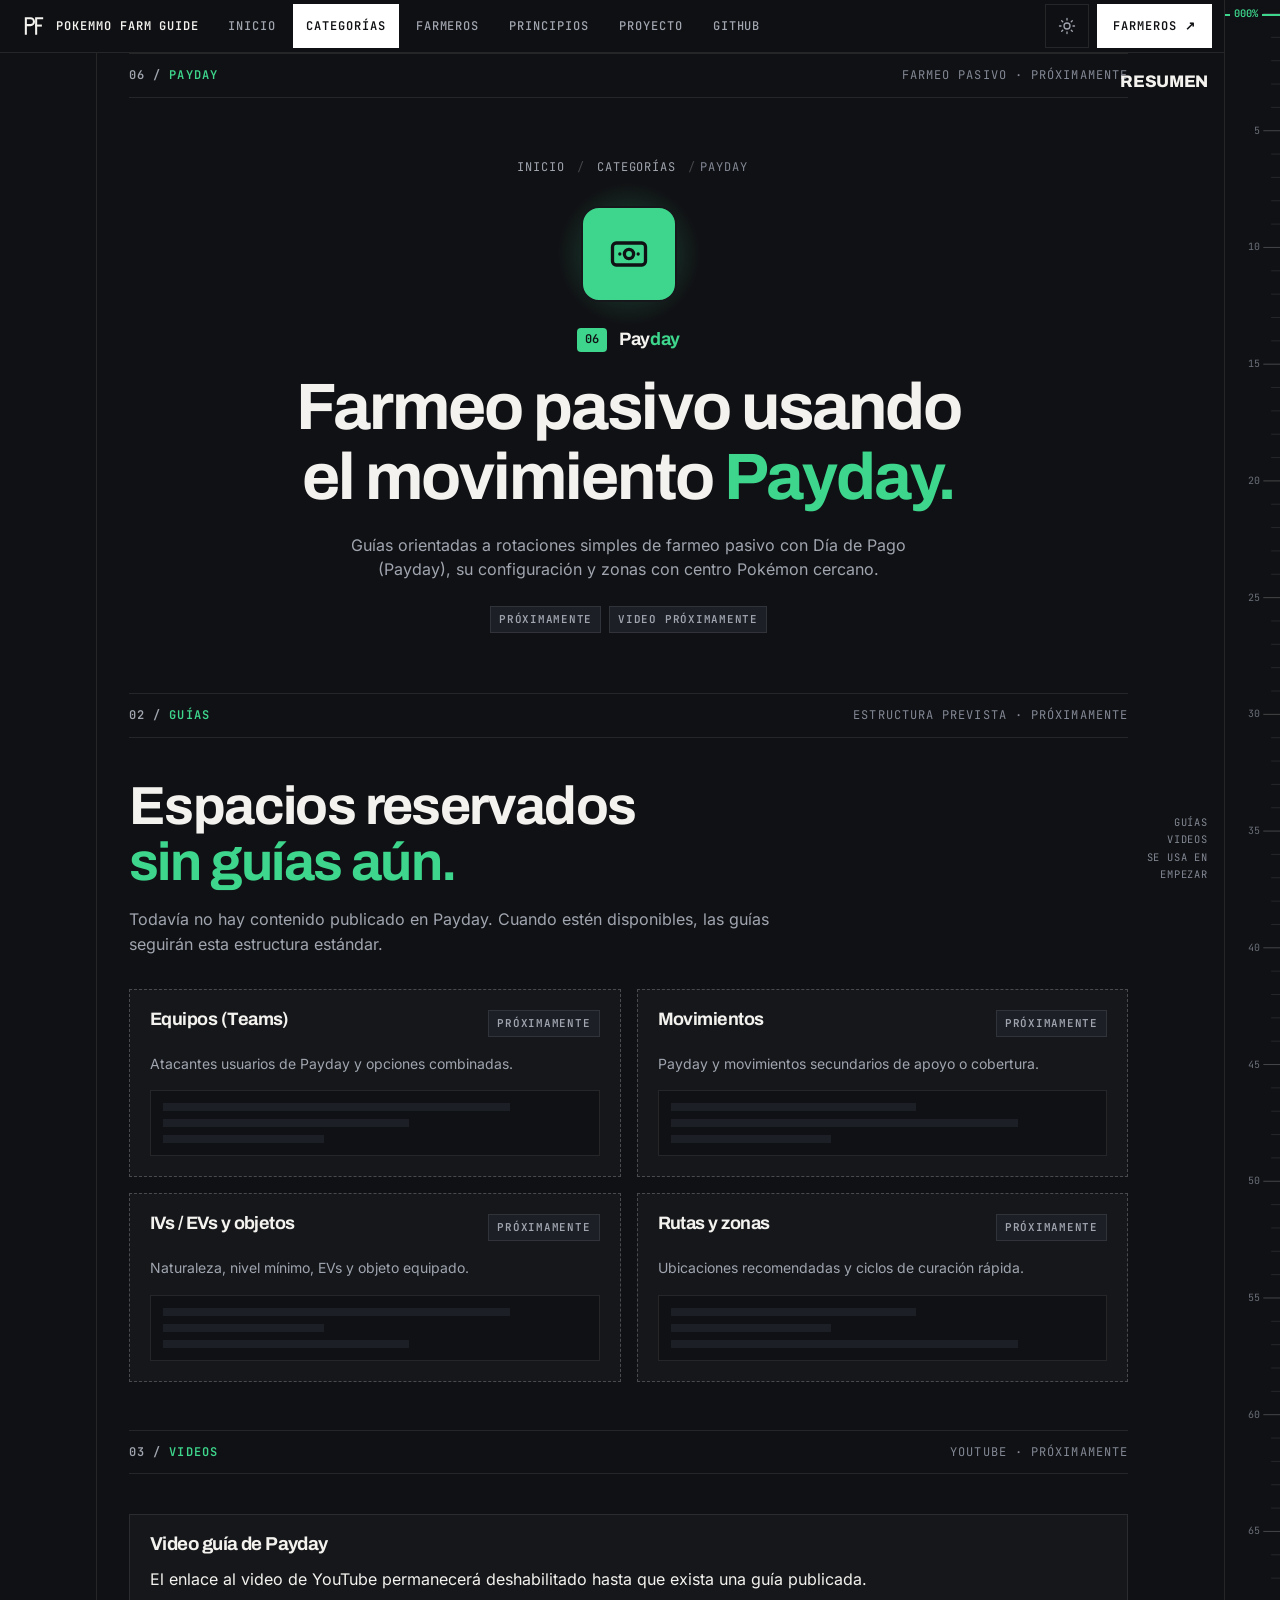
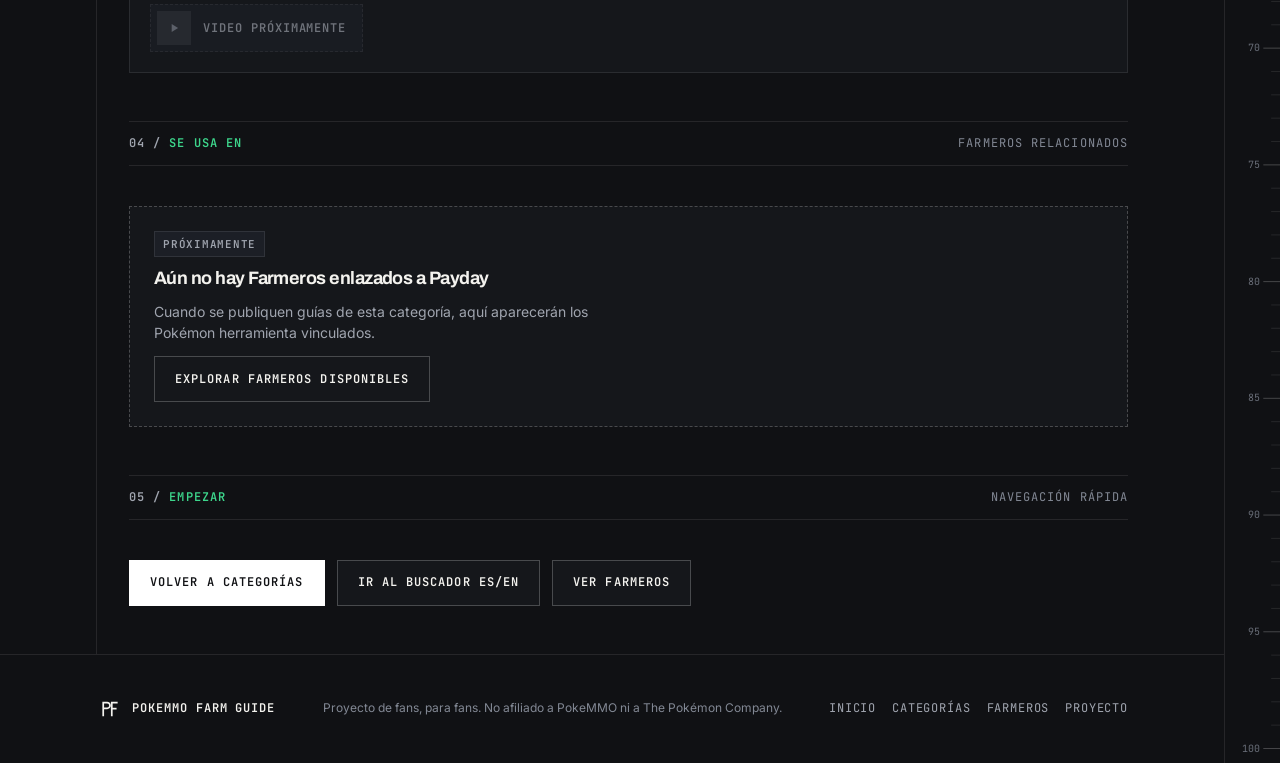
<file: pages/payday/index.html>
<!DOCTYPE html>
<html lang="es" data-theme="dark">
<head>
<meta charset="UTF-8">
<meta name="viewport" content="width=device-width, initial-scale=1.0, viewport-fit=cover">
<meta name="theme-color" id="meta-theme-color" content="#101114">
<title>Payday — PokeMMO Farm Guide</title>
<meta name="robots" content="noindex">
<script>
try{if(localStorage.getItem('pfg_theme')==='light'){document.documentElement.setAttribute('data-theme','light');var m=document.getElementById('meta-theme-color');if(m)m.setAttribute('content','#f2f1ee');}}catch(e){}
</script>
<link rel="stylesheet" href="../../assets/css/style.css">
<script src="../../assets/js/script.js" defer></script>
<script src="../../assets/js/ruler.js" defer></script>
</head>
<body class="cat--payday">

<a href="#main-content" class="skip-link">Saltar al contenido</a>

<!-- ============ BARRA SUPERIOR FIJA ============ -->
<header class="site-header">
  <div class="header-inner">
    <div class="topbar-left">
      <a href="../../index.html" class="topbar-brand" id="topbar-brand">
        <span class="brand-symbol" aria-hidden="true">
          <svg width="24" height="24" viewBox="0 0 28 28" fill="none" stroke="currentColor" stroke-width="2.4" stroke-linecap="square" stroke-linejoin="miter">
            <path d="M4.5 23V5h5.5a4 4 0 0 1 0 8H4.5"/>
            <path d="M16.5 23V5h7"/>
            <path d="M16.5 13.5h5.5"/>
          </svg>
        </span>
        <span class="brand-name">PokeMMO Farm Guide</span>
      </a>

      <nav class="topbar-nav" id="main-nav" aria-label="Navegación principal">
        <a href="../../index.html#inicio">Inicio</a>
        <a href="../../index.html#categorias" class="is-active" aria-current="page">Categorías</a>
        <a href="../farmeros/index.html">Farmeros</a>
        <a href="../../index.html#principios">Principios</a>
        <a href="../../index.html#sobre">Proyecto</a>
        <a href="https://github.com/" target="_blank" rel="noopener noreferrer">GitHub</a>
      </nav>
    </div>

    <div class="topbar-actions">
      <button type="button" class="icon-btn" id="theme-toggle" aria-label="Cambiar a tema claro" aria-pressed="false" title="Cambiar a tema claro">
        <svg class="theme-icon-sun" width="18" height="18" viewBox="0 0 24 24" fill="none" stroke="currentColor" stroke-width="1.75" stroke-linecap="round" stroke-linejoin="round" aria-hidden="true">
          <circle cx="12" cy="12" r="4"/>
          <path d="M12 2v2M12 20v2M4.93 4.93l1.41 1.41M17.66 17.66l1.41 1.41M2 12h2M20 12h2M6.34 17.66l-1.41 1.41M19.07 4.93l-1.41 1.41"/>
        </svg>
        <svg class="theme-icon-moon" width="18" height="18" viewBox="0 0 24 24" fill="none" stroke="currentColor" stroke-width="1.75" stroke-linecap="round" stroke-linejoin="round" aria-hidden="true">
          <path d="M21 12.79A9 9 0 1 1 11.21 3 7 7 0 0 0 21 12.79z"/>
        </svg>
      </button>

      <a href="../farmeros/index.html" class="topbar-cta">Farmeros ↗</a>

      <button type="button" class="nav-toggle" id="nav-toggle" aria-label="Abrir menú" aria-expanded="false" aria-controls="main-nav">
        <span class="nav-toggle-line" aria-hidden="true"></span>
        <span class="nav-toggle-line" aria-hidden="true"></span>
        <span class="nav-toggle-line" aria-hidden="true"></span>
      </button>
    </div>
  </div>
</header>

<main id="main-content" class="detail-shell">
  <div class="wrap">
    <div class="detail-rail-wrap">

      <!-- ============ 01 / RESUMEN ============ -->
      <section id="resumen" class="section-band" data-ruler-section data-ruler-label="Resumen" data-ruler-code="01">
        <div class="band-header">
          <span><span class="band-code">06 / <span class="band-code-accent">PAYDAY</span></span></span>
          <span>FARMEO PASIVO · PRÓXIMAMENTE</span>
        </div>

        <div class="detail-hero">
          <nav class="detail-breadcrumb" aria-label="Ruta de navegación">
            <ol>
              <li><a href="../../index.html">Inicio</a></li>
              <li><a href="../../index.html#categorias">Categorías</a></li>
              <li><span aria-current="page">Payday</span></li>
            </ol>
          </nav>

          <div class="detail-icon-stage" aria-hidden="true">
            <svg width="44" height="44" viewBox="0 0 24 24" fill="none" stroke="currentColor" stroke-width="1.8" stroke-linecap="round" stroke-linejoin="round">
              <rect x="3" y="6" width="18" height="12" rx="2"/><circle cx="12" cy="12" r="2.5"/><path d="M7 12h.01M17 12h.01"/>
            </svg>
          </div>

          <div class="detail-identity">
            <span class="num-badge">06</span>
            <span class="detail-identity-name">Pay<span class="bicolor-accent">day</span></span>
          </div>

          <h1>Farmeo pasivo usando el movimiento <span class="bicolor-accent">Payday.</span></h1>
          <p class="detail-hero-desc">
            Guías orientadas a rotaciones simples de farmeo pasivo con Día de Pago (Payday), su configuración y zonas con centro Pokémon cercano.
          </p>

          <div class="chip-row">
            <span class="chip">PRÓXIMAMENTE</span>
            <span class="chip">VIDEO PRÓXIMAMENTE</span>
          </div>
        </div>
      </section>

      <!-- ============ 02 / GUÍAS ============ -->
      <section id="guias" class="section-band" data-ruler-section data-ruler-label="Guías" data-ruler-code="02">
        <div class="band-header">
          <span><span class="band-code">02 / <span class="band-code-accent">GUÍAS</span></span></span>
          <span>ESTRUCTURA PREVISTA · PRÓXIMAMENTE</span>
        </div>

        <div class="section-body">
          <div class="section-intro">
            <h2>Espacios reservados <span class="bicolor-accent">sin guías aún.</span></h2>
            <p>Todavía no hay contenido publicado en Payday. Cuando estén disponibles, las guías seguirán esta estructura estándar.</p>
          </div>

          <!-- Para insertar una guía nueva en Payday:
               Reemplaza los .guide-slot por tarjetas reales usando .version-card / .build-specs. -->
          <div class="guide-slots-grid guide-slots-grid--4">
            <article class="guide-slot">
              <div class="guide-slot-head">
                <h3>Equipos (Teams)</h3>
                <span class="chip">PRÓXIMAMENTE</span>
              </div>
              <p>Atacantes usuarios de Payday y opciones combinadas.</p>
              <div class="guide-skeleton" aria-hidden="true">
                <span class="skeleton-bar skeleton-bar--w"></span>
                <span class="skeleton-bar skeleton-bar--m"></span>
                <span class="skeleton-bar skeleton-bar--s"></span>
              </div>
            </article>

            <article class="guide-slot">
              <div class="guide-slot-head">
                <h3>Movimientos</h3>
                <span class="chip">PRÓXIMAMENTE</span>
              </div>
              <p>Payday y movimientos secundarios de apoyo o cobertura.</p>
              <div class="guide-skeleton" aria-hidden="true">
                <span class="skeleton-bar skeleton-bar--m"></span>
                <span class="skeleton-bar skeleton-bar--w"></span>
                <span class="skeleton-bar skeleton-bar--s"></span>
              </div>
            </article>

            <article class="guide-slot">
              <div class="guide-slot-head">
                <h3>IVs / EVs y objetos</h3>
                <span class="chip">PRÓXIMAMENTE</span>
              </div>
              <p>Naturaleza, nivel mínimo, EVs y objeto equipado.</p>
              <div class="guide-skeleton" aria-hidden="true">
                <span class="skeleton-bar skeleton-bar--w"></span>
                <span class="skeleton-bar skeleton-bar--s"></span>
                <span class="skeleton-bar skeleton-bar--m"></span>
              </div>
            </article>

            <article class="guide-slot">
              <div class="guide-slot-head">
                <h3>Rutas y zonas</h3>
                <span class="chip">PRÓXIMAMENTE</span>
              </div>
              <p>Ubicaciones recomendadas y ciclos de curación rápida.</p>
              <div class="guide-skeleton" aria-hidden="true">
                <span class="skeleton-bar skeleton-bar--m"></span>
                <span class="skeleton-bar skeleton-bar--s"></span>
                <span class="skeleton-bar skeleton-bar--w"></span>
              </div>
            </article>
          </div>
        </div>
      </section>

      <!-- ============ 03 / VIDEOS ============ -->
      <section id="videos" class="section-band" data-ruler-section data-ruler-label="Videos" data-ruler-code="03">
        <div class="band-header">
          <span><span class="band-code">03 / <span class="band-code-accent">VIDEOS</span></span></span>
          <span>YOUTUBE · PRÓXIMAMENTE</span>
        </div>

        <div class="section-body">
          <div class="video-slot">
            <h3>Video guía de Payday</h3>
            <p>El enlace al video de YouTube permanecerá deshabilitado hasta que exista una guía publicada.</p>
            <a href="#" class="video-guide-btn is-empty" aria-disabled="true">
              <span class="vg-play" aria-hidden="true">
                <svg width="14" height="14" viewBox="0 0 24 24" fill="currentColor"><path d="M8 5v14l11-7z"/></svg>
              </span>
              Video próximamente
            </a>
            <!-- Cuando tengas el link del video, reemplaza el <a> de arriba por:
            <a href="https://www.youtube.com/watch?v=VIDEO_ID" class="video-guide-btn" target="_blank" rel="noopener noreferrer">
              <span class="vg-play" aria-hidden="true">
                <svg width="14" height="14" viewBox="0 0 24 24" fill="currentColor"><path d="M8 5v14l11-7z"/></svg>
              </span>
              Ver guía en YouTube
            </a>
            -->
          </div>
        </div>
      </section>

      <!-- ============ 04 / SE USA EN ============ -->
      <section id="se-usa-en" class="section-band" data-ruler-section data-ruler-label="Se usa en" data-ruler-code="04">
        <div class="band-header">
          <span><span class="band-code">04 / <span class="band-code-accent">SE USA EN</span></span></span>
          <span>FARMEROS RELACIONADOS</span>
        </div>

        <div class="section-body">
          <div class="empty-state">
            <span class="chip">PRÓXIMAMENTE</span>
            <h3>Aún no hay Farmeros enlazados a Payday</h3>
            <p>Cuando se publiquen guías de esta categoría, aquí aparecerán los Pokémon herramienta vinculados.</p>
            <a href="../farmeros/index.html" class="btn btn-outline">Explorar Farmeros disponibles</a>
          </div>
        </div>
      </section>

      <!-- ============ 05 / EMPEZAR ============ -->
      <section id="empezar" class="section-band" data-ruler-section data-ruler-label="Empezar" data-ruler-code="05">
        <div class="band-header">
          <span><span class="band-code">05 / <span class="band-code-accent">EMPEZAR</span></span></span>
          <span>NAVEGACIÓN RÁPIDA</span>
        </div>

        <div class="section-body">
          <div class="start-actions">
            <a href="../../index.html#categorias" class="btn btn-primary">Volver a categorías</a>
            <a href="../../index.html#inicio" class="btn btn-outline">Ir al buscador ES/EN</a>
            <a href="../farmeros/index.html" class="btn btn-outline">Ver Farmeros</a>
          </div>
        </div>
      </section>

    </div>
  </div>
</main>

<!-- ============ FOOTER ============ -->
<footer class="site-footer">
  <div class="wrap footer-inner">
    <div class="footer-brand">
      <span class="brand-symbol" aria-hidden="true">
        <svg width="20" height="20" viewBox="0 0 28 28" fill="none" stroke="currentColor" stroke-width="2.4" stroke-linecap="square" stroke-linejoin="miter">
          <path d="M4.5 23V5h5.5a4 4 0 0 1 0 8H4.5"/>
          <path d="M16.5 23V5h7"/>
          <path d="M16.5 13.5h5.5"/>
        </svg>
      </span>
      <span>PokeMMO Farm Guide</span>
    </div>
    <p class="footer-note">Proyecto de fans, para fans. No afiliado a PokeMMO ni a The Pokémon Company.</p>
    <nav class="footer-links" aria-label="Enlaces del pie de página">
      <a href="../../index.html#inicio">Inicio</a>
      <a href="../../index.html#categorias">Categorías</a>
      <a href="../farmeros/index.html">Farmeros</a>
      <a href="../../index.html#sobre">Proyecto</a>
    </nav>
  </div>
</footer>

</body>
</html>
</file>
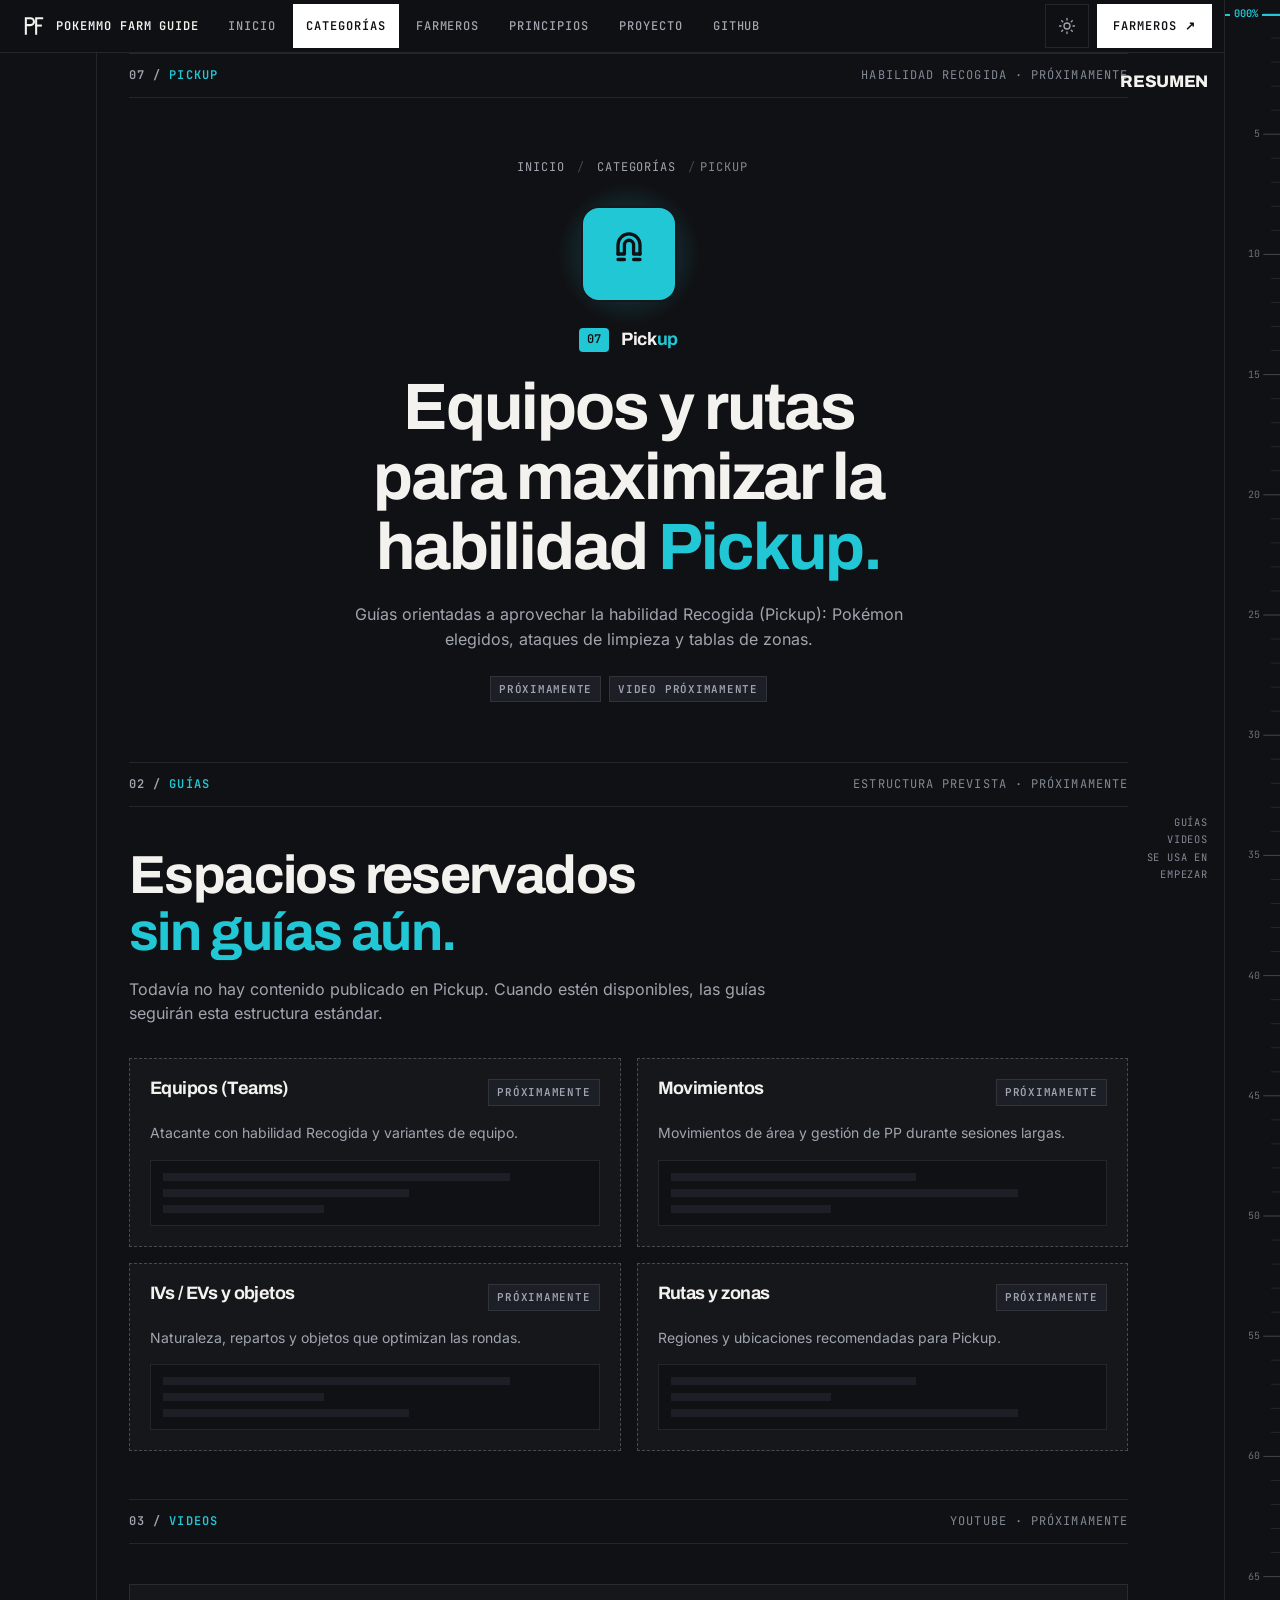
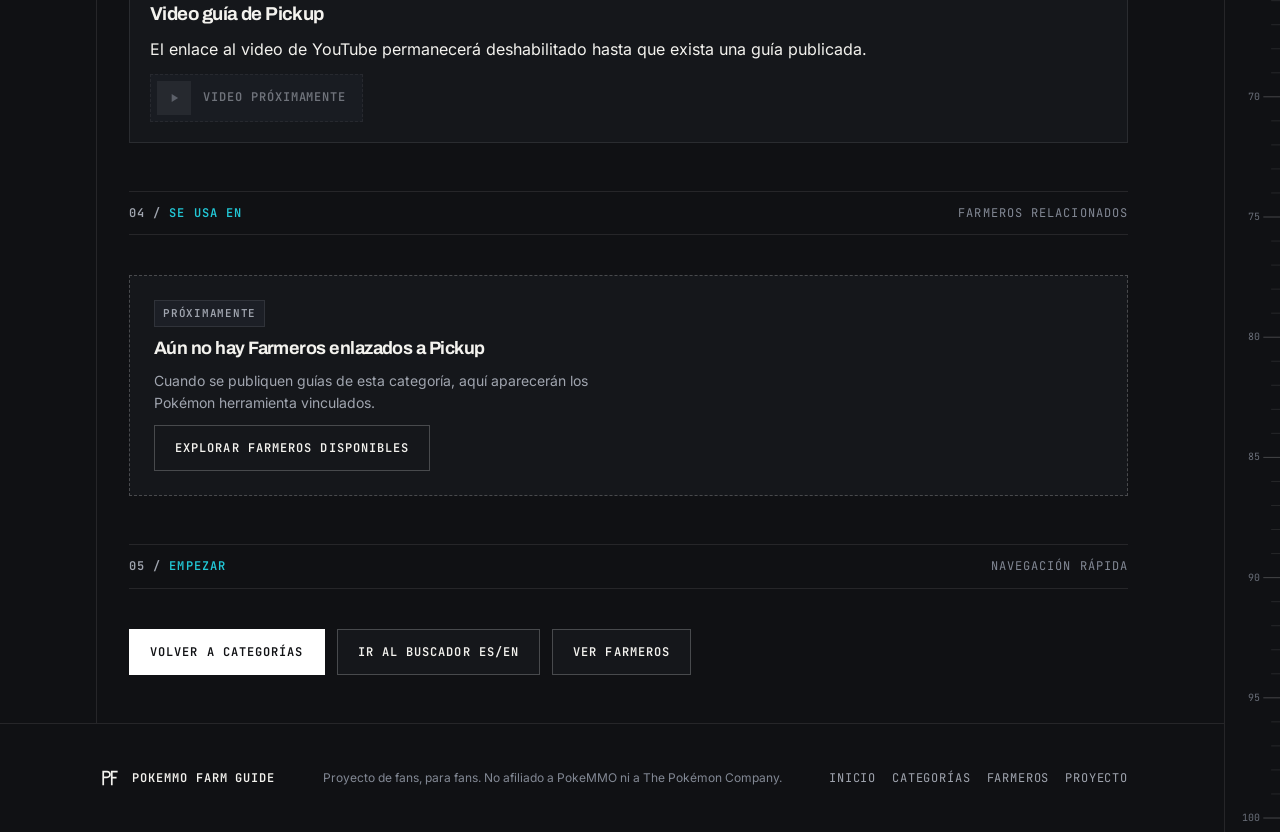
<file: pages/pickup/index.html>
<!DOCTYPE html>
<html lang="es" data-theme="dark">
<head>
<meta charset="UTF-8">
<meta name="viewport" content="width=device-width, initial-scale=1.0, viewport-fit=cover">
<meta name="theme-color" id="meta-theme-color" content="#101114">
<title>Pickup — PokeMMO Farm Guide</title>
<meta name="robots" content="noindex">
<script>
try{if(localStorage.getItem('pfg_theme')==='light'){document.documentElement.setAttribute('data-theme','light');var m=document.getElementById('meta-theme-color');if(m)m.setAttribute('content','#f2f1ee');}}catch(e){}
</script>
<link rel="stylesheet" href="../../assets/css/style.css">
<script src="../../assets/js/script.js" defer></script>
<script src="../../assets/js/ruler.js" defer></script>
</head>
<body class="cat--pickup">

<a href="#main-content" class="skip-link">Saltar al contenido</a>

<!-- ============ BARRA SUPERIOR FIJA ============ -->
<header class="site-header">
  <div class="header-inner">
    <div class="topbar-left">
      <a href="../../index.html" class="topbar-brand" id="topbar-brand">
        <span class="brand-symbol" aria-hidden="true">
          <svg width="24" height="24" viewBox="0 0 28 28" fill="none" stroke="currentColor" stroke-width="2.4" stroke-linecap="square" stroke-linejoin="miter">
            <path d="M4.5 23V5h5.5a4 4 0 0 1 0 8H4.5"/>
            <path d="M16.5 23V5h7"/>
            <path d="M16.5 13.5h5.5"/>
          </svg>
        </span>
        <span class="brand-name">PokeMMO Farm Guide</span>
      </a>

      <nav class="topbar-nav" id="main-nav" aria-label="Navegación principal">
        <a href="../../index.html#inicio">Inicio</a>
        <a href="../../index.html#categorias" class="is-active" aria-current="page">Categorías</a>
        <a href="../farmeros/index.html">Farmeros</a>
        <a href="../../index.html#principios">Principios</a>
        <a href="../../index.html#sobre">Proyecto</a>
        <a href="https://github.com/" target="_blank" rel="noopener noreferrer">GitHub</a>
      </nav>
    </div>

    <div class="topbar-actions">
      <button type="button" class="icon-btn" id="theme-toggle" aria-label="Cambiar a tema claro" aria-pressed="false" title="Cambiar a tema claro">
        <svg class="theme-icon-sun" width="18" height="18" viewBox="0 0 24 24" fill="none" stroke="currentColor" stroke-width="1.75" stroke-linecap="round" stroke-linejoin="round" aria-hidden="true">
          <circle cx="12" cy="12" r="4"/>
          <path d="M12 2v2M12 20v2M4.93 4.93l1.41 1.41M17.66 17.66l1.41 1.41M2 12h2M20 12h2M6.34 17.66l-1.41 1.41M19.07 4.93l-1.41 1.41"/>
        </svg>
        <svg class="theme-icon-moon" width="18" height="18" viewBox="0 0 24 24" fill="none" stroke="currentColor" stroke-width="1.75" stroke-linecap="round" stroke-linejoin="round" aria-hidden="true">
          <path d="M21 12.79A9 9 0 1 1 11.21 3 7 7 0 0 0 21 12.79z"/>
        </svg>
      </button>

      <a href="../farmeros/index.html" class="topbar-cta">Farmeros ↗</a>

      <button type="button" class="nav-toggle" id="nav-toggle" aria-label="Abrir menú" aria-expanded="false" aria-controls="main-nav">
        <span class="nav-toggle-line" aria-hidden="true"></span>
        <span class="nav-toggle-line" aria-hidden="true"></span>
        <span class="nav-toggle-line" aria-hidden="true"></span>
      </button>
    </div>
  </div>
</header>

<main id="main-content" class="detail-shell">
  <div class="wrap">
    <div class="detail-rail-wrap">

      <!-- ============ 01 / RESUMEN ============ -->
      <section id="resumen" class="section-band" data-ruler-section data-ruler-label="Resumen" data-ruler-code="01">
        <div class="band-header">
          <span><span class="band-code">07 / <span class="band-code-accent">PICKUP</span></span></span>
          <span>HABILIDAD RECOGIDA · PRÓXIMAMENTE</span>
        </div>

        <div class="detail-hero">
          <nav class="detail-breadcrumb" aria-label="Ruta de navegación">
            <ol>
              <li><a href="../../index.html">Inicio</a></li>
              <li><a href="../../index.html#categorias">Categorías</a></li>
              <li><span aria-current="page">Pickup</span></li>
            </ol>
          </nav>

          <div class="detail-icon-stage" aria-hidden="true">
            <svg width="44" height="44" viewBox="0 0 24 24" fill="none" stroke="currentColor" stroke-width="1.8" stroke-linecap="round" stroke-linejoin="round">
              <path d="M6 12V7a6 6 0 0 1 12 0v5"/><path d="M6 12h3.5V7a2.5 2.5 0 0 1 5 0v5H18"/><path d="M6 15h3.5M14.5 15H18"/>
            </svg>
          </div>

          <div class="detail-identity">
            <span class="num-badge">07</span>
            <span class="detail-identity-name">Pick<span class="bicolor-accent">up</span></span>
          </div>

          <h1>Equipos y rutas para maximizar la habilidad <span class="bicolor-accent">Pickup.</span></h1>
          <p class="detail-hero-desc">
            Guías orientadas a aprovechar la habilidad Recogida (Pickup): Pokémon elegidos, ataques de limpieza y tablas de zonas.
          </p>

          <div class="chip-row">
            <span class="chip">PRÓXIMAMENTE</span>
            <span class="chip">VIDEO PRÓXIMAMENTE</span>
          </div>
        </div>
      </section>

      <!-- ============ 02 / GUÍAS ============ -->
      <section id="guias" class="section-band" data-ruler-section data-ruler-label="Guías" data-ruler-code="02">
        <div class="band-header">
          <span><span class="band-code">02 / <span class="band-code-accent">GUÍAS</span></span></span>
          <span>ESTRUCTURA PREVISTA · PRÓXIMAMENTE</span>
        </div>

        <div class="section-body">
          <div class="section-intro">
            <h2>Espacios reservados <span class="bicolor-accent">sin guías aún.</span></h2>
            <p>Todavía no hay contenido publicado en Pickup. Cuando estén disponibles, las guías seguirán esta estructura estándar.</p>
          </div>

          <!-- Para insertar una guía nueva en Pickup:
               Reemplaza los .guide-slot por tarjetas reales usando .version-card / .build-specs. -->
          <div class="guide-slots-grid guide-slots-grid--4">
            <article class="guide-slot">
              <div class="guide-slot-head">
                <h3>Equipos (Teams)</h3>
                <span class="chip">PRÓXIMAMENTE</span>
              </div>
              <p>Atacante con habilidad Recogida y variantes de equipo.</p>
              <div class="guide-skeleton" aria-hidden="true">
                <span class="skeleton-bar skeleton-bar--w"></span>
                <span class="skeleton-bar skeleton-bar--m"></span>
                <span class="skeleton-bar skeleton-bar--s"></span>
              </div>
            </article>

            <article class="guide-slot">
              <div class="guide-slot-head">
                <h3>Movimientos</h3>
                <span class="chip">PRÓXIMAMENTE</span>
              </div>
              <p>Movimientos de área y gestión de PP durante sesiones largas.</p>
              <div class="guide-skeleton" aria-hidden="true">
                <span class="skeleton-bar skeleton-bar--m"></span>
                <span class="skeleton-bar skeleton-bar--w"></span>
                <span class="skeleton-bar skeleton-bar--s"></span>
              </div>
            </article>

            <article class="guide-slot">
              <div class="guide-slot-head">
                <h3>IVs / EVs y objetos</h3>
                <span class="chip">PRÓXIMAMENTE</span>
              </div>
              <p>Naturaleza, repartos y objetos que optimizan las rondas.</p>
              <div class="guide-skeleton" aria-hidden="true">
                <span class="skeleton-bar skeleton-bar--w"></span>
                <span class="skeleton-bar skeleton-bar--s"></span>
                <span class="skeleton-bar skeleton-bar--m"></span>
              </div>
            </article>

            <article class="guide-slot">
              <div class="guide-slot-head">
                <h3>Rutas y zonas</h3>
                <span class="chip">PRÓXIMAMENTE</span>
              </div>
              <p>Regiones y ubicaciones recomendadas para Pickup.</p>
              <div class="guide-skeleton" aria-hidden="true">
                <span class="skeleton-bar skeleton-bar--m"></span>
                <span class="skeleton-bar skeleton-bar--s"></span>
                <span class="skeleton-bar skeleton-bar--w"></span>
              </div>
            </article>
          </div>
        </div>
      </section>

      <!-- ============ 03 / VIDEOS ============ -->
      <section id="videos" class="section-band" data-ruler-section data-ruler-label="Videos" data-ruler-code="03">
        <div class="band-header">
          <span><span class="band-code">03 / <span class="band-code-accent">VIDEOS</span></span></span>
          <span>YOUTUBE · PRÓXIMAMENTE</span>
        </div>

        <div class="section-body">
          <div class="video-slot">
            <h3>Video guía de Pickup</h3>
            <p>El enlace al video de YouTube permanecerá deshabilitado hasta que exista una guía publicada.</p>
            <a href="#" class="video-guide-btn is-empty" aria-disabled="true">
              <span class="vg-play" aria-hidden="true">
                <svg width="14" height="14" viewBox="0 0 24 24" fill="currentColor"><path d="M8 5v14l11-7z"/></svg>
              </span>
              Video próximamente
            </a>
            <!-- Cuando tengas el link del video, reemplaza el <a> de arriba por:
            <a href="https://www.youtube.com/watch?v=VIDEO_ID" class="video-guide-btn" target="_blank" rel="noopener noreferrer">
              <span class="vg-play" aria-hidden="true">
                <svg width="14" height="14" viewBox="0 0 24 24" fill="currentColor"><path d="M8 5v14l11-7z"/></svg>
              </span>
              Ver guía en YouTube
            </a>
            -->
          </div>
        </div>
      </section>

      <!-- ============ 04 / SE USA EN ============ -->
      <section id="se-usa-en" class="section-band" data-ruler-section data-ruler-label="Se usa en" data-ruler-code="04">
        <div class="band-header">
          <span><span class="band-code">04 / <span class="band-code-accent">SE USA EN</span></span></span>
          <span>FARMEROS RELACIONADOS</span>
        </div>

        <div class="section-body">
          <div class="empty-state">
            <span class="chip">PRÓXIMAMENTE</span>
            <h3>Aún no hay Farmeros enlazados a Pickup</h3>
            <p>Cuando se publiquen guías de esta categoría, aquí aparecerán los Pokémon herramienta vinculados.</p>
            <a href="../farmeros/index.html" class="btn btn-outline">Explorar Farmeros disponibles</a>
          </div>
        </div>
      </section>

      <!-- ============ 05 / EMPEZAR ============ -->
      <section id="empezar" class="section-band" data-ruler-section data-ruler-label="Empezar" data-ruler-code="05">
        <div class="band-header">
          <span><span class="band-code">05 / <span class="band-code-accent">EMPEZAR</span></span></span>
          <span>NAVEGACIÓN RÁPIDA</span>
        </div>

        <div class="section-body">
          <div class="start-actions">
            <a href="../../index.html#categorias" class="btn btn-primary">Volver a categorías</a>
            <a href="../../index.html#inicio" class="btn btn-outline">Ir al buscador ES/EN</a>
            <a href="../farmeros/index.html" class="btn btn-outline">Ver Farmeros</a>
          </div>
        </div>
      </section>

    </div>
  </div>
</main>

<!-- ============ FOOTER ============ -->
<footer class="site-footer">
  <div class="wrap footer-inner">
    <div class="footer-brand">
      <span class="brand-symbol" aria-hidden="true">
        <svg width="20" height="20" viewBox="0 0 28 28" fill="none" stroke="currentColor" stroke-width="2.4" stroke-linecap="square" stroke-linejoin="miter">
          <path d="M4.5 23V5h5.5a4 4 0 0 1 0 8H4.5"/>
          <path d="M16.5 23V5h7"/>
          <path d="M16.5 13.5h5.5"/>
        </svg>
      </span>
      <span>PokeMMO Farm Guide</span>
    </div>
    <p class="footer-note">Proyecto de fans, para fans. No afiliado a PokeMMO ni a The Pokémon Company.</p>
    <nav class="footer-links" aria-label="Enlaces del pie de página">
      <a href="../../index.html#inicio">Inicio</a>
      <a href="../../index.html#categorias">Categorías</a>
      <a href="../farmeros/index.html">Farmeros</a>
      <a href="../../index.html#sobre">Proyecto</a>
    </nav>
  </div>
</footer>

</body>
</html>
</file>
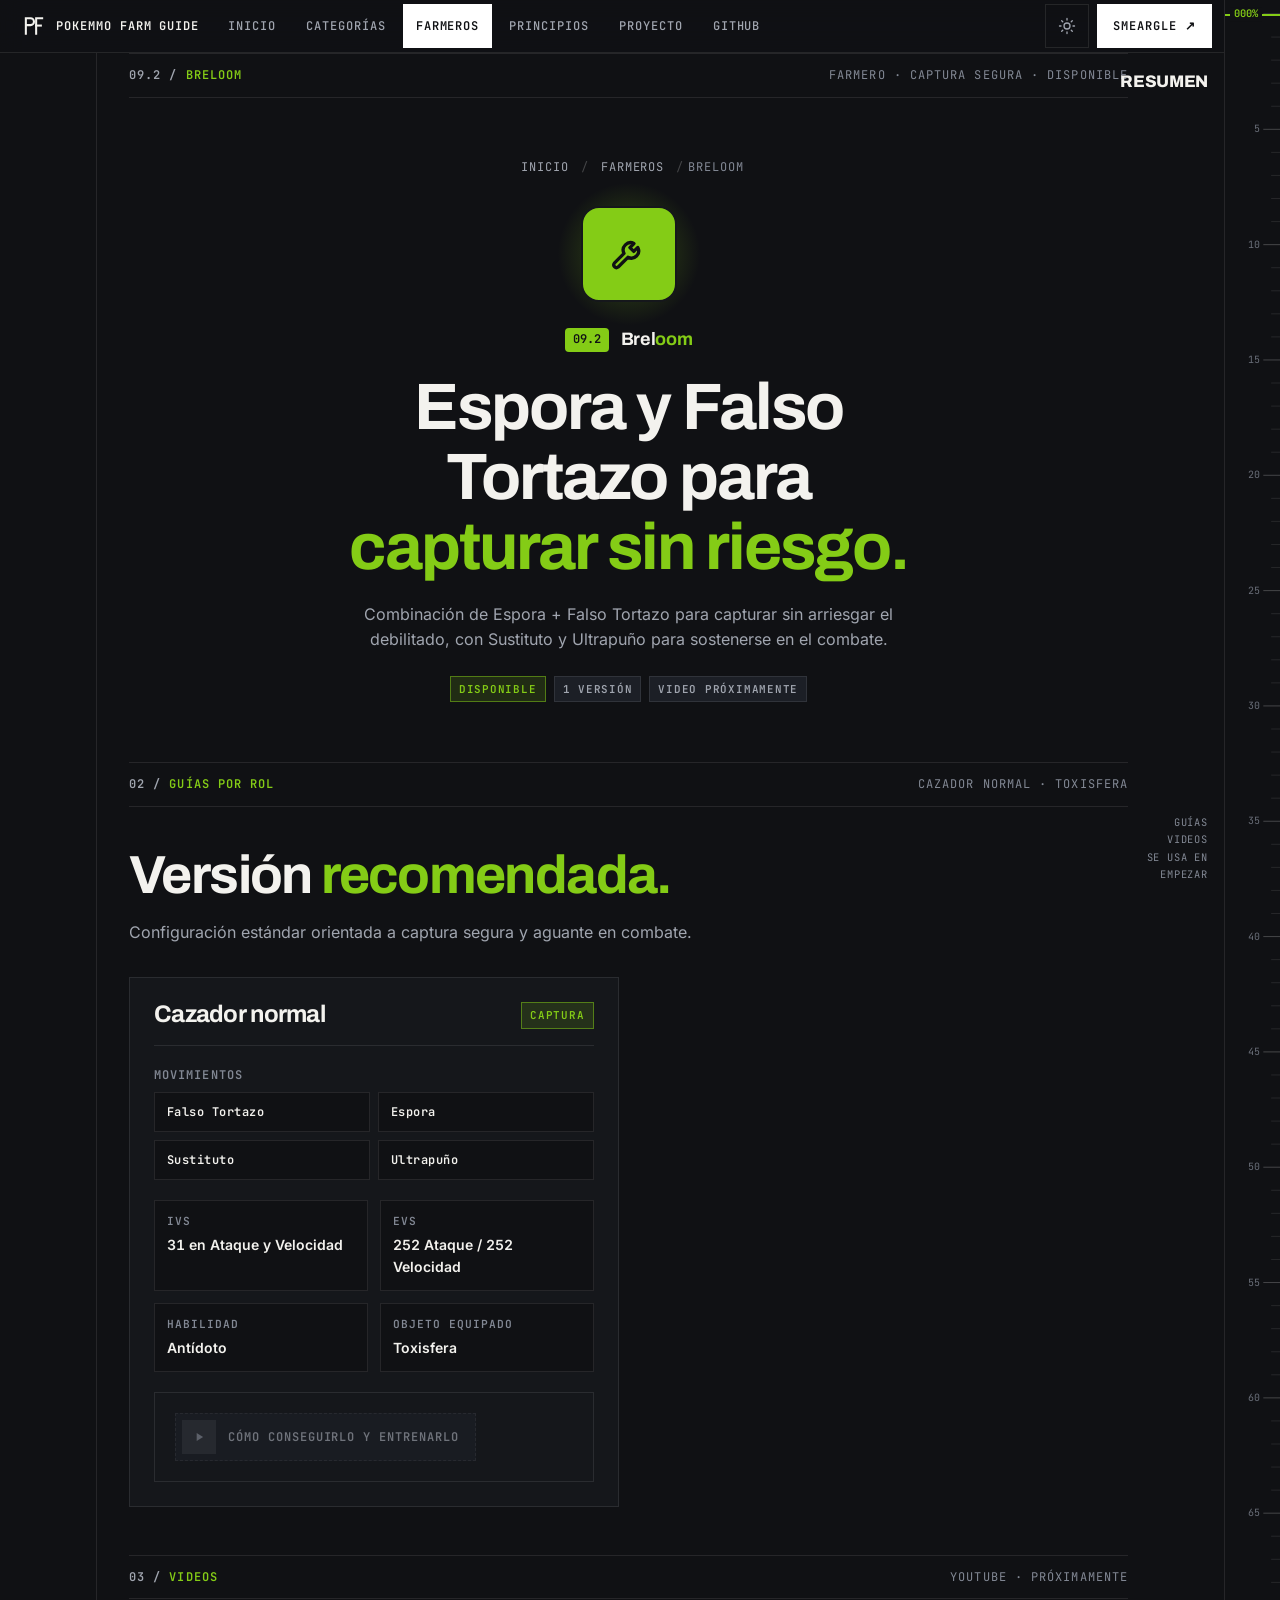
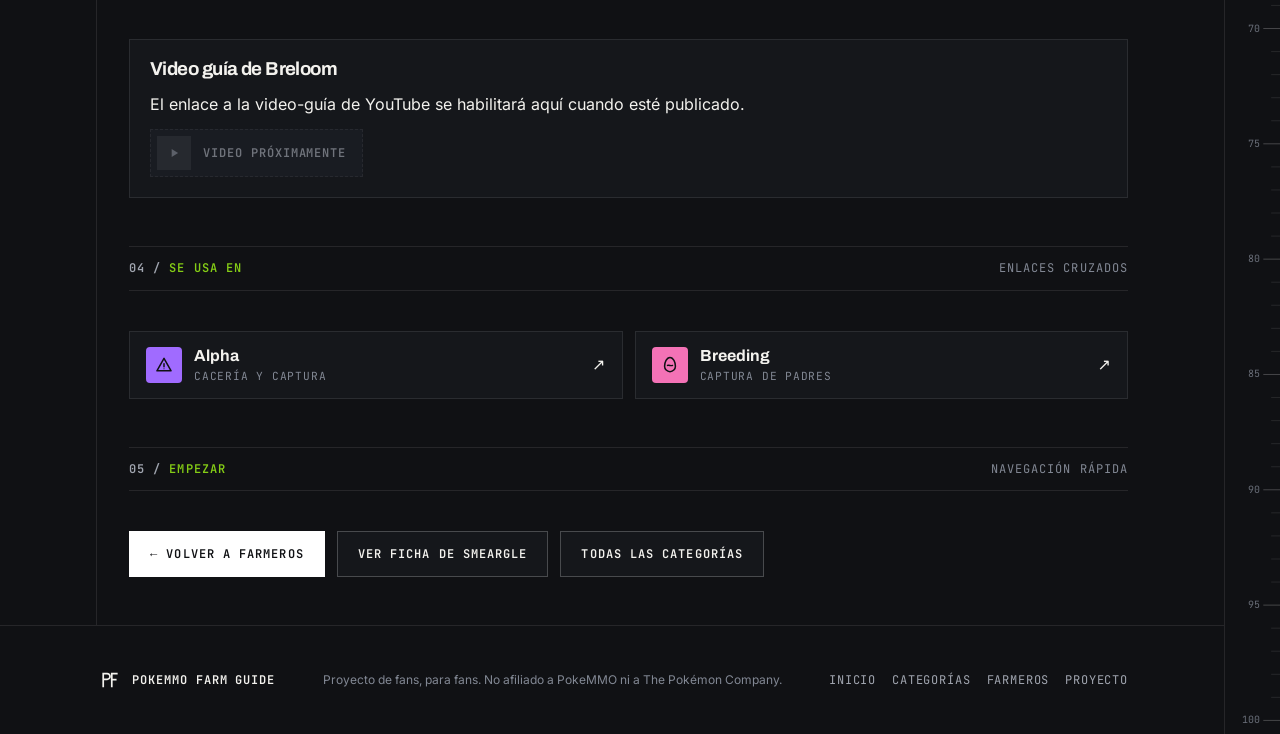
<file: pages/farmeros/breloom.html>
<!DOCTYPE html>
<html lang="es" data-theme="dark">
<head>
<meta charset="UTF-8">
<meta name="viewport" content="width=device-width, initial-scale=1.0, viewport-fit=cover">
<meta name="theme-color" id="meta-theme-color" content="#101114">
<title>Breloom — Farmeros — PokeMMO Farm Guide</title>
<meta name="robots" content="noindex">
<script>
try{if(localStorage.getItem('pfg_theme')==='light'){document.documentElement.setAttribute('data-theme','light');var m=document.getElementById('meta-theme-color');if(m)m.setAttribute('content','#f2f1ee');}}catch(e){}
</script>
<link rel="stylesheet" href="../../assets/css/style.css">
<script src="../../assets/js/script.js" defer></script>
<script src="../../assets/js/ruler.js" defer></script>
</head>
<body class="cat--farmeros">

<a href="#main-content" class="skip-link">Saltar al contenido</a>

<!-- ============ BARRA SUPERIOR FIJA ============ -->
<header class="site-header">
  <div class="header-inner">
    <div class="topbar-left">
      <a href="../../index.html" class="topbar-brand" id="topbar-brand">
        <span class="brand-symbol" aria-hidden="true">
          <svg width="24" height="24" viewBox="0 0 28 28" fill="none" stroke="currentColor" stroke-width="2.4" stroke-linecap="square" stroke-linejoin="miter">
            <path d="M4.5 23V5h5.5a4 4 0 0 1 0 8H4.5"/>
            <path d="M16.5 23V5h7"/>
            <path d="M16.5 13.5h5.5"/>
          </svg>
        </span>
        <span class="brand-name">PokeMMO Farm Guide</span>
      </a>

      <nav class="topbar-nav" id="main-nav" aria-label="Navegación principal">
        <a href="../../index.html#inicio">Inicio</a>
        <a href="../../index.html#categorias">Categorías</a>
        <a href="index.html" class="is-active" aria-current="page">Farmeros</a>
        <a href="../../index.html#principios">Principios</a>
        <a href="../../index.html#sobre">Proyecto</a>
        <a href="https://github.com/" target="_blank" rel="noopener noreferrer">GitHub</a>
      </nav>
    </div>

    <div class="topbar-actions">
      <button type="button" class="icon-btn" id="theme-toggle" aria-label="Cambiar a tema claro" aria-pressed="false" title="Cambiar a tema claro">
        <svg class="theme-icon-sun" width="18" height="18" viewBox="0 0 24 24" fill="none" stroke="currentColor" stroke-width="1.75" stroke-linecap="round" stroke-linejoin="round" aria-hidden="true">
          <circle cx="12" cy="12" r="4"/>
          <path d="M12 2v2M12 20v2M4.93 4.93l1.41 1.41M17.66 17.66l1.41 1.41M2 12h2M20 12h2M6.34 17.66l-1.41 1.41M19.07 4.93l-1.41 1.41"/>
        </svg>
        <svg class="theme-icon-moon" width="18" height="18" viewBox="0 0 24 24" fill="none" stroke="currentColor" stroke-width="1.75" stroke-linecap="round" stroke-linejoin="round" aria-hidden="true">
          <path d="M21 12.79A9 9 0 1 1 11.21 3 7 7 0 0 0 21 12.79z"/>
        </svg>
      </button>

      <a href="smeargle.html" class="topbar-cta">Smeargle ↗</a>

      <button type="button" class="nav-toggle" id="nav-toggle" aria-label="Abrir menú" aria-expanded="false" aria-controls="main-nav">
        <span class="nav-toggle-line" aria-hidden="true"></span>
        <span class="nav-toggle-line" aria-hidden="true"></span>
        <span class="nav-toggle-line" aria-hidden="true"></span>
      </button>
    </div>
  </div>
</header>

<main id="main-content" class="detail-shell">
  <div class="wrap">
    <div class="detail-rail-wrap">

      <!-- ============ 01 / RESUMEN ============ -->
      <section id="resumen" class="section-band" data-ruler-section data-ruler-label="Resumen" data-ruler-code="01">
        <div class="band-header">
          <span><span class="band-code">09.2 / <span class="band-code-accent">BRELOOM</span></span></span>
          <span>FARMERO · CAPTURA SEGURA · DISPONIBLE</span>
        </div>

        <div class="detail-hero">
          <nav class="detail-breadcrumb" aria-label="Ruta de navegación">
            <ol>
              <li><a href="../../index.html">Inicio</a></li>
              <li><a href="index.html">Farmeros</a></li>
              <li><span aria-current="page">Breloom</span></li>
            </ol>
          </nav>

          <div class="detail-icon-stage" aria-hidden="true">
            <svg width="44" height="44" viewBox="0 0 24 24" fill="none" stroke="currentColor" stroke-width="1.8" stroke-linecap="round" stroke-linejoin="round">
              <path d="M14.7 6.3a4 4 0 0 0-5.4 5.4l-5.3 5.3a1.5 1.5 0 0 0 2.1 2.1l5.3-5.3a4 4 0 0 0 5.4-5.4l-2.2 2.2-2.1-2.1z"/>
            </svg>
          </div>

          <div class="detail-identity">
            <span class="num-badge">09.2</span>
            <span class="detail-identity-name">Brel<span class="bicolor-accent">oom</span></span>
          </div>

          <h1>Espora y Falso Tortazo para <span class="bicolor-accent">capturar sin riesgo.</span></h1>
          <p class="detail-hero-desc">
            Combinación de Espora + Falso Tortazo para capturar sin arriesgar el debilitado, con Sustituto y Ultrapuño para sostenerse en el combate.
          </p>

          <div class="chip-row">
            <span class="chip is-available">DISPONIBLE</span>
            <span class="chip">1 VERSIÓN</span>
            <span class="chip">VIDEO PRÓXIMAMENTE</span>
          </div>
        </div>
      </section>

      <!-- ============ 02 / GUÍAS (VERSIONES POR ROL) ============ -->
      <section id="guias" class="section-band" data-ruler-section data-ruler-label="Guías" data-ruler-code="02">
        <div class="band-header">
          <span><span class="band-code">02 / <span class="band-code-accent">GUÍAS POR ROL</span></span></span>
          <span>CAZADOR NORMAL · TOXISFERA</span>
        </div>

        <div class="section-body">
          <div class="section-intro">
            <h2>Versión <span class="bicolor-accent">recomendada.</span></h2>
            <p>Configuración estándar orientada a captura segura y aguante en combate.</p>
          </div>

          <div class="version-grid">

            <article class="version-card">
              <div class="version-card-head">
                <h3>Cazador normal</h3>
                <span class="chip is-available">CAPTURA</span>
              </div>

              <div>
                <span class="spec-label">Movimientos</span>
                <ul class="move-grid">
                  <li class="move-tag">Falso Tortazo</li>
                  <li class="move-tag">Espora</li>
                  <li class="move-tag">Sustituto</li>
                  <li class="move-tag">Ultrapuño</li>
                </ul>
              </div>

              <dl class="build-specs">
                <div class="spec-row">
                  <dt>IVs</dt>
                  <dd>31 en Ataque y Velocidad</dd>
                </div>
                <div class="spec-row">
                  <dt>EVs</dt>
                  <dd>252 Ataque / 252 Velocidad</dd>
                </div>
                <div class="spec-row">
                  <dt>Habilidad</dt>
                  <dd>Antídoto</dd>
                </div>
                <div class="spec-row">
                  <dt>Objeto equipado</dt>
                  <dd>Toxisfera</dd>
                </div>
              </dl>

              <div class="video-slot">
                <a href="#" class="video-guide-btn is-empty" aria-disabled="true">
                  <span class="vg-play" aria-hidden="true">
                    <svg width="14" height="14" viewBox="0 0 24 24" fill="currentColor"><path d="M8 5v14l11-7z"/></svg>
                  </span>
                  Cómo conseguirlo y entrenarlo
                </a>
                <!-- Cuando tengas el link del video, reemplaza el <a> de arriba por:
                <a href="https://www.youtube.com/watch?v=VIDEO_ID" class="video-guide-btn" target="_blank" rel="noopener noreferrer">
                  <span class="vg-play" aria-hidden="true">
                    <svg width="14" height="14" viewBox="0 0 24 24" fill="currentColor"><path d="M8 5v14l11-7z"/></svg>
                  </span>
                  Ver guía en YouTube
                </a>
                -->
              </div>
            </article>

            <!-- Para añadir otra versión de Breloom, duplica un bloque <article class="version-card"> arriba. -->

          </div>
        </div>
      </section>

      <!-- ============ 03 / VIDEOS ============ -->
      <section id="videos" class="section-band" data-ruler-section data-ruler-label="Videos" data-ruler-code="03">
        <div class="band-header">
          <span><span class="band-code">03 / <span class="band-code-accent">VIDEOS</span></span></span>
          <span>YOUTUBE · PRÓXIMAMENTE</span>
        </div>

        <div class="section-body">
          <div class="video-slot">
            <h3>Video guía de Breloom</h3>
            <p>El enlace a la video-guía de YouTube se habilitará aquí cuando esté publicado.</p>
            <a href="#" class="video-guide-btn is-empty" aria-disabled="true">
              <span class="vg-play" aria-hidden="true">
                <svg width="14" height="14" viewBox="0 0 24 24" fill="currentColor"><path d="M8 5v14l11-7z"/></svg>
              </span>
              Video próximamente
            </a>
          </div>
        </div>
      </section>

      <!-- ============ 04 / SE USA EN ============ -->
      <section id="se-usa-en" class="section-band" data-ruler-section data-ruler-label="Se usa en" data-ruler-code="04">
        <div class="band-header">
          <span><span class="band-code">04 / <span class="band-code-accent">SE USA EN</span></span></span>
          <span>ENLACES CRUZADOS</span>
        </div>

        <div class="section-body">
          <div class="uses-in-grid">
            <a href="../alpha/index.html" class="use-card glow-card cat--alpha">
              <span class="use-card-main">
                <span class="use-card-icon" aria-hidden="true">
                  <svg width="20" height="20" viewBox="0 0 24 24" fill="none" stroke="currentColor" stroke-width="1.8" stroke-linecap="round" stroke-linejoin="round">
                    <path d="M12 4L3.5 19h17z"/><path d="M12 10.5v3.5"/><circle cx="12" cy="16.5" r=".7" fill="currentColor" stroke="none"/>
                  </svg>
                </span>
                <span>
                  <span class="use-card-title">Alpha</span>
                  <span class="use-card-sub">Cacería y captura</span>
                </span>
              </span>
              <span class="explore-arrow" aria-hidden="true">↗</span>
            </a>

            <a href="../breeding/index.html" class="use-card glow-card cat--breeding">
              <span class="use-card-main">
                <span class="use-card-icon" aria-hidden="true">
                  <svg width="20" height="20" viewBox="0 0 24 24" fill="none" stroke="currentColor" stroke-width="1.8" stroke-linecap="round" stroke-linejoin="round">
                    <path d="M12 3c-4 0-6.5 6-6.5 10.5a6.5 6.5 0 0 0 13 0C18.5 9 16 3 12 3z"/><path d="M9 12.5c1.5-1 4.5 1 6 0"/>
                  </svg>
                </span>
                <span>
                  <span class="use-card-title">Breeding</span>
                  <span class="use-card-sub">Captura de padres</span>
                </span>
              </span>
              <span class="explore-arrow" aria-hidden="true">↗</span>
            </a>
          </div>
        </div>
      </section>

      <!-- ============ 05 / EMPEZAR ============ -->
      <section id="empezar" class="section-band" data-ruler-section data-ruler-label="Empezar" data-ruler-code="05">
        <div class="band-header">
          <span><span class="band-code">05 / <span class="band-code-accent">EMPEZAR</span></span></span>
          <span>NAVEGACIÓN RÁPIDA</span>
        </div>

        <div class="section-body">
          <div class="start-actions">
            <a href="index.html" class="btn btn-primary">← Volver a Farmeros</a>
            <a href="smeargle.html" class="btn btn-outline">Ver ficha de Smeargle</a>
            <a href="../../index.html#categorias" class="btn btn-outline">Todas las categorías</a>
          </div>
        </div>
      </section>

    </div>
  </div>
</main>

<!-- ============ FOOTER ============ -->
<footer class="site-footer">
  <div class="wrap footer-inner">
    <div class="footer-brand">
      <span class="brand-symbol" aria-hidden="true">
        <svg width="20" height="20" viewBox="0 0 28 28" fill="none" stroke="currentColor" stroke-width="2.4" stroke-linecap="square" stroke-linejoin="miter">
          <path d="M4.5 23V5h5.5a4 4 0 0 1 0 8H4.5"/>
          <path d="M16.5 23V5h7"/>
          <path d="M16.5 13.5h5.5"/>
        </svg>
      </span>
      <span>PokeMMO Farm Guide</span>
    </div>
    <p class="footer-note">Proyecto de fans, para fans. No afiliado a PokeMMO ni a The Pokémon Company.</p>
    <nav class="footer-links" aria-label="Enlaces del pie de página">
      <a href="../../index.html#inicio">Inicio</a>
      <a href="../../index.html#categorias">Categorías</a>
      <a href="index.html">Farmeros</a>
      <a href="../../index.html#sobre">Proyecto</a>
    </nav>
  </div>
</footer>

</body>
</html>
</file>
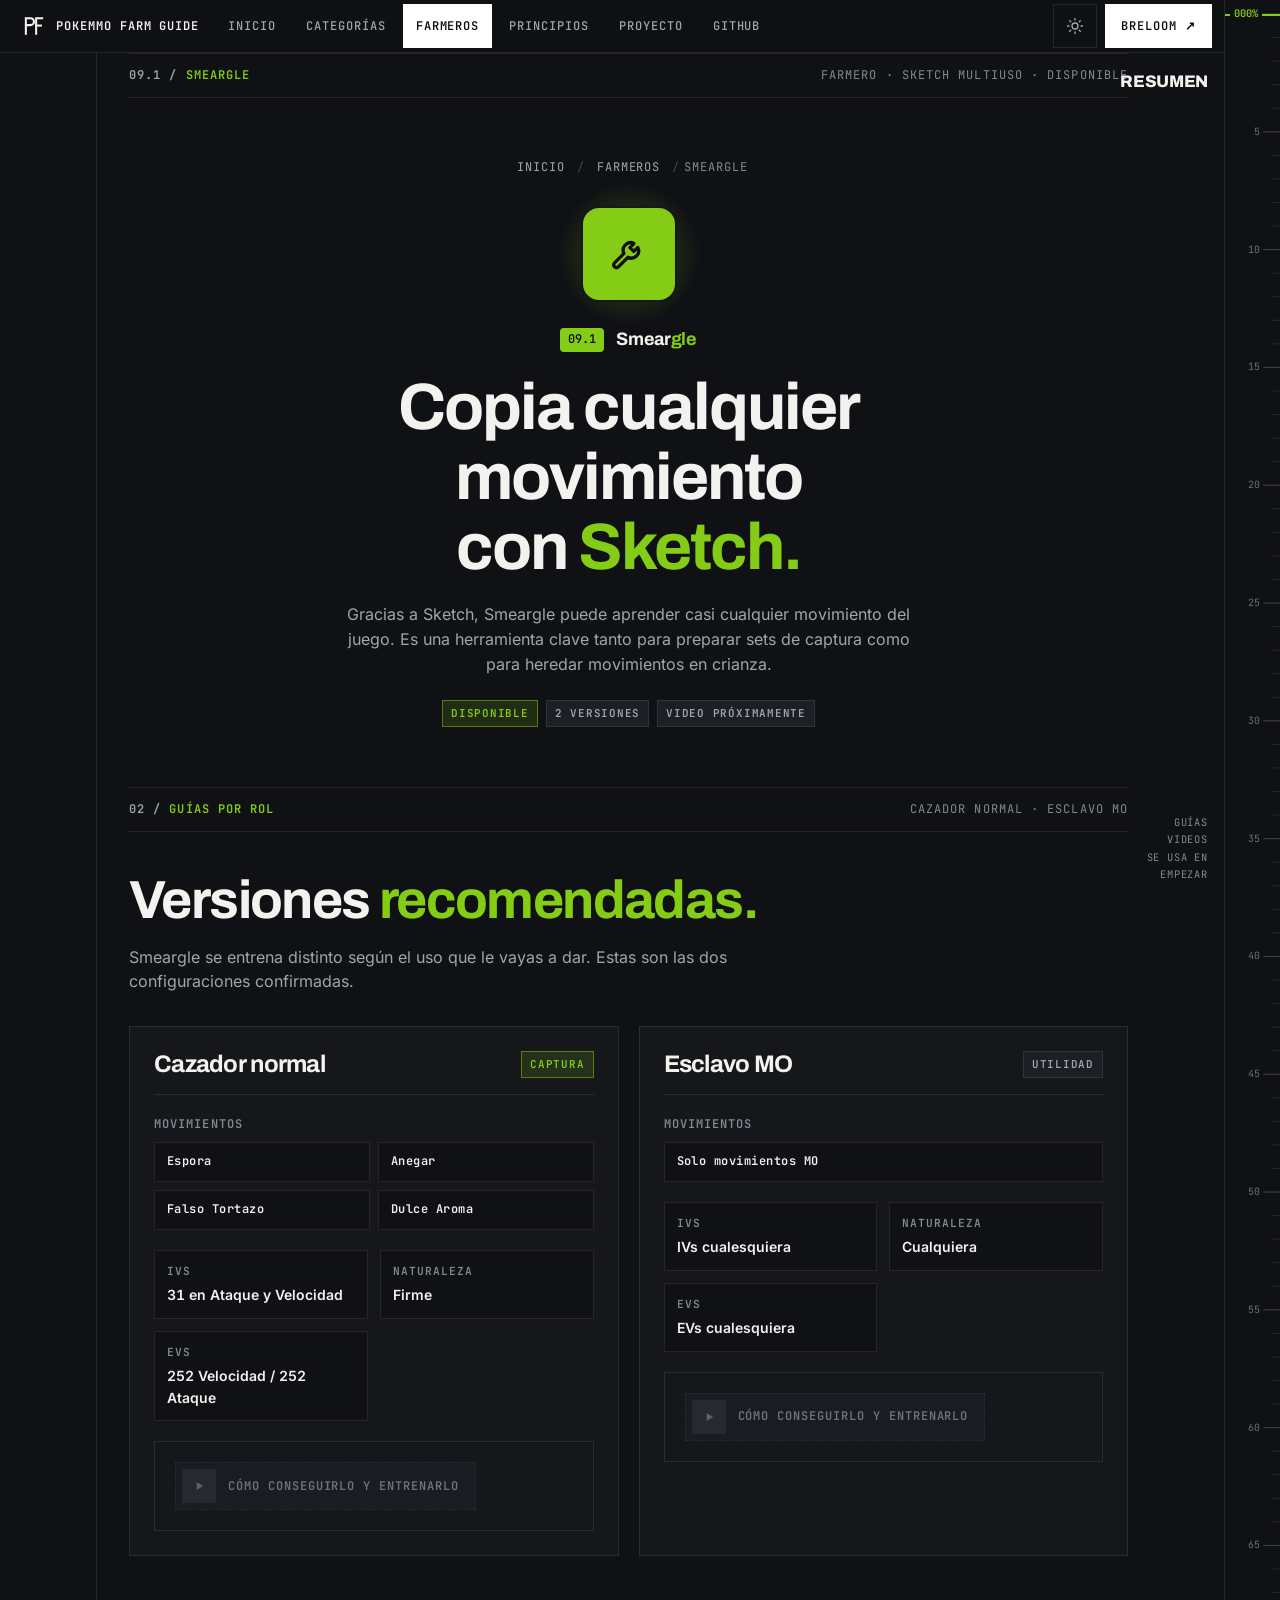
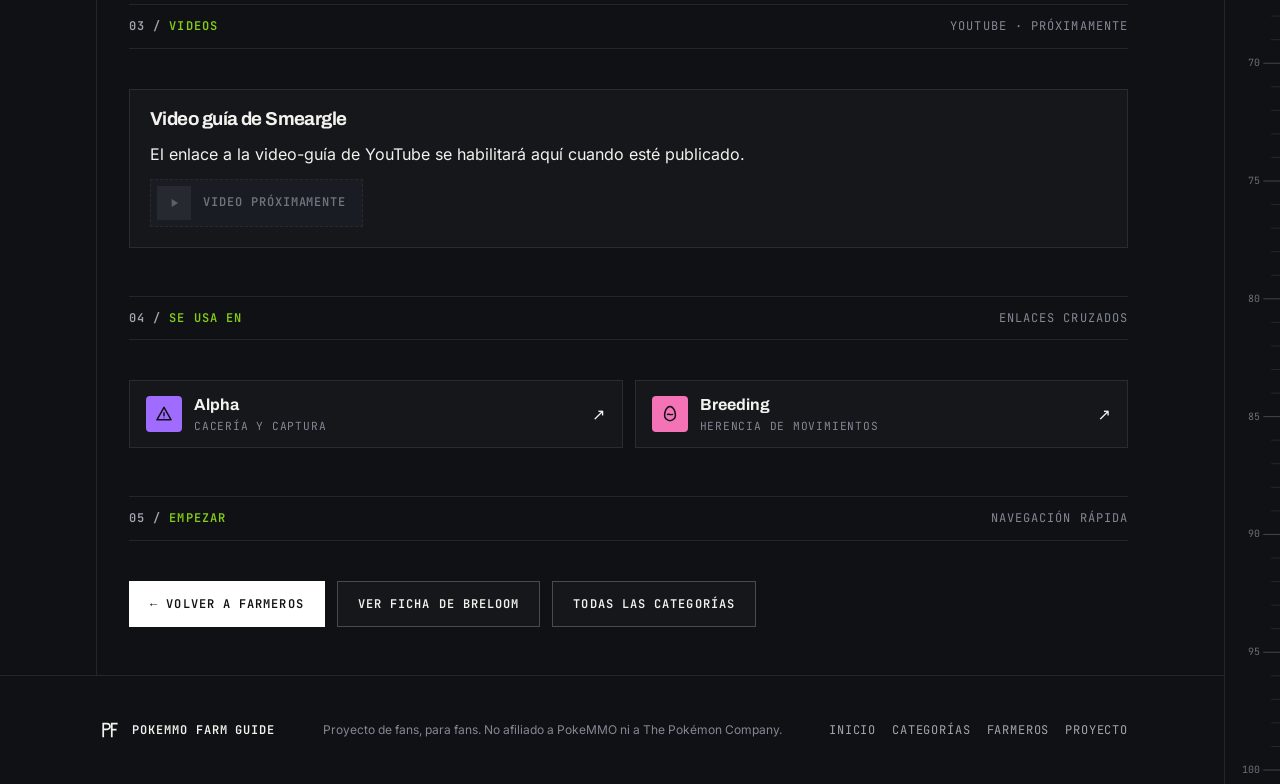
<file: pages/farmeros/smeargle.html>
<!DOCTYPE html>
<html lang="es" data-theme="dark">
<head>
<meta charset="UTF-8">
<meta name="viewport" content="width=device-width, initial-scale=1.0, viewport-fit=cover">
<meta name="theme-color" id="meta-theme-color" content="#101114">
<title>Smeargle — Farmeros — PokeMMO Farm Guide</title>
<meta name="robots" content="noindex">
<script>
try{if(localStorage.getItem('pfg_theme')==='light'){document.documentElement.setAttribute('data-theme','light');var m=document.getElementById('meta-theme-color');if(m)m.setAttribute('content','#f2f1ee');}}catch(e){}
</script>
<link rel="stylesheet" href="../../assets/css/style.css">
<script src="../../assets/js/script.js" defer></script>
<script src="../../assets/js/ruler.js" defer></script>
</head>
<body class="cat--farmeros">

<a href="#main-content" class="skip-link">Saltar al contenido</a>

<!-- ============ BARRA SUPERIOR FIJA ============ -->
<header class="site-header">
  <div class="header-inner">
    <div class="topbar-left">
      <a href="../../index.html" class="topbar-brand" id="topbar-brand">
        <span class="brand-symbol" aria-hidden="true">
          <svg width="24" height="24" viewBox="0 0 28 28" fill="none" stroke="currentColor" stroke-width="2.4" stroke-linecap="square" stroke-linejoin="miter">
            <path d="M4.5 23V5h5.5a4 4 0 0 1 0 8H4.5"/>
            <path d="M16.5 23V5h7"/>
            <path d="M16.5 13.5h5.5"/>
          </svg>
        </span>
        <span class="brand-name">PokeMMO Farm Guide</span>
      </a>

      <nav class="topbar-nav" id="main-nav" aria-label="Navegación principal">
        <a href="../../index.html#inicio">Inicio</a>
        <a href="../../index.html#categorias">Categorías</a>
        <a href="index.html" class="is-active" aria-current="page">Farmeros</a>
        <a href="../../index.html#principios">Principios</a>
        <a href="../../index.html#sobre">Proyecto</a>
        <a href="https://github.com/" target="_blank" rel="noopener noreferrer">GitHub</a>
      </nav>
    </div>

    <div class="topbar-actions">
      <button type="button" class="icon-btn" id="theme-toggle" aria-label="Cambiar a tema claro" aria-pressed="false" title="Cambiar a tema claro">
        <svg class="theme-icon-sun" width="18" height="18" viewBox="0 0 24 24" fill="none" stroke="currentColor" stroke-width="1.75" stroke-linecap="round" stroke-linejoin="round" aria-hidden="true">
          <circle cx="12" cy="12" r="4"/>
          <path d="M12 2v2M12 20v2M4.93 4.93l1.41 1.41M17.66 17.66l1.41 1.41M2 12h2M20 12h2M6.34 17.66l-1.41 1.41M19.07 4.93l-1.41 1.41"/>
        </svg>
        <svg class="theme-icon-moon" width="18" height="18" viewBox="0 0 24 24" fill="none" stroke="currentColor" stroke-width="1.75" stroke-linecap="round" stroke-linejoin="round" aria-hidden="true">
          <path d="M21 12.79A9 9 0 1 1 11.21 3 7 7 0 0 0 21 12.79z"/>
        </svg>
      </button>

      <a href="breloom.html" class="topbar-cta">Breloom ↗</a>

      <button type="button" class="nav-toggle" id="nav-toggle" aria-label="Abrir menú" aria-expanded="false" aria-controls="main-nav">
        <span class="nav-toggle-line" aria-hidden="true"></span>
        <span class="nav-toggle-line" aria-hidden="true"></span>
        <span class="nav-toggle-line" aria-hidden="true"></span>
      </button>
    </div>
  </div>
</header>

<main id="main-content" class="detail-shell">
  <div class="wrap">
    <div class="detail-rail-wrap">

      <!-- ============ 01 / RESUMEN ============ -->
      <section id="resumen" class="section-band" data-ruler-section data-ruler-label="Resumen" data-ruler-code="01">
        <div class="band-header">
          <span><span class="band-code">09.1 / <span class="band-code-accent">SMEARGLE</span></span></span>
          <span>FARMERO · SKETCH MULTIUSO · DISPONIBLE</span>
        </div>

        <div class="detail-hero">
          <nav class="detail-breadcrumb" aria-label="Ruta de navegación">
            <ol>
              <li><a href="../../index.html">Inicio</a></li>
              <li><a href="index.html">Farmeros</a></li>
              <li><span aria-current="page">Smeargle</span></li>
            </ol>
          </nav>

          <div class="detail-icon-stage" aria-hidden="true">
            <svg width="44" height="44" viewBox="0 0 24 24" fill="none" stroke="currentColor" stroke-width="1.8" stroke-linecap="round" stroke-linejoin="round">
              <path d="M14.7 6.3a4 4 0 0 0-5.4 5.4l-5.3 5.3a1.5 1.5 0 0 0 2.1 2.1l5.3-5.3a4 4 0 0 0 5.4-5.4l-2.2 2.2-2.1-2.1z"/>
            </svg>
          </div>

          <div class="detail-identity">
            <span class="num-badge">09.1</span>
            <span class="detail-identity-name">Smear<span class="bicolor-accent">gle</span></span>
          </div>

          <h1>Copia cualquier movimiento con <span class="bicolor-accent">Sketch.</span></h1>
          <p class="detail-hero-desc">
            Gracias a Sketch, Smeargle puede aprender casi cualquier movimiento del juego. Es una herramienta clave tanto para preparar sets de captura como para heredar movimientos en crianza.
          </p>

          <div class="chip-row">
            <span class="chip is-available">DISPONIBLE</span>
            <span class="chip">2 VERSIONES</span>
            <span class="chip">VIDEO PRÓXIMAMENTE</span>
          </div>
        </div>
      </section>

      <!-- ============ 02 / GUÍAS (VERSIONES POR ROL) ============ -->
      <section id="guias" class="section-band" data-ruler-section data-ruler-label="Guías" data-ruler-code="02">
        <div class="band-header">
          <span><span class="band-code">02 / <span class="band-code-accent">GUÍAS POR ROL</span></span></span>
          <span>CAZADOR NORMAL · ESCLAVO MO</span>
        </div>

        <div class="section-body">
          <div class="section-intro">
            <h2>Versiones <span class="bicolor-accent">recomendadas.</span></h2>
            <p>Smeargle se entrena distinto según el uso que le vayas a dar. Estas son las dos configuraciones confirmadas.</p>
          </div>

          <div class="version-grid">

            <article class="version-card">
              <div class="version-card-head">
                <h3>Cazador normal</h3>
                <span class="chip is-available">CAPTURA</span>
              </div>

              <div>
                <span class="spec-label">Movimientos</span>
                <ul class="move-grid">
                  <li class="move-tag">Espora</li>
                  <li class="move-tag">Anegar</li>
                  <li class="move-tag">Falso Tortazo</li>
                  <li class="move-tag">Dulce Aroma</li>
                </ul>
              </div>

              <dl class="build-specs">
                <div class="spec-row">
                  <dt>IVs</dt>
                  <dd>31 en Ataque y Velocidad</dd>
                </div>
                <div class="spec-row">
                  <dt>Naturaleza</dt>
                  <dd>Firme</dd>
                </div>
                <div class="spec-row">
                  <dt>EVs</dt>
                  <dd>252 Velocidad / 252 Ataque</dd>
                </div>
              </dl>

              <div class="video-slot">
                <a href="#" class="video-guide-btn is-empty" aria-disabled="true">
                  <span class="vg-play" aria-hidden="true">
                    <svg width="14" height="14" viewBox="0 0 24 24" fill="currentColor"><path d="M8 5v14l11-7z"/></svg>
                  </span>
                  Cómo conseguirlo y entrenarlo
                </a>
                <!-- Cuando tengas el link del video, reemplaza el <a> de arriba por:
                <a href="https://www.youtube.com/watch?v=VIDEO_ID" class="video-guide-btn" target="_blank" rel="noopener noreferrer">
                  <span class="vg-play" aria-hidden="true">
                    <svg width="14" height="14" viewBox="0 0 24 24" fill="currentColor"><path d="M8 5v14l11-7z"/></svg>
                  </span>
                  Ver guía en YouTube
                </a>
                -->
              </div>
            </article>

            <article class="version-card">
              <div class="version-card-head">
                <h3>Esclavo MO</h3>
                <span class="chip">UTILIDAD</span>
              </div>

              <div>
                <span class="spec-label">Movimientos</span>
                <ul class="move-grid">
                  <li class="move-tag">Solo movimientos MO</li>
                </ul>
              </div>

              <dl class="build-specs">
                <div class="spec-row">
                  <dt>IVs</dt>
                  <dd>IVs cualesquiera</dd>
                </div>
                <div class="spec-row">
                  <dt>Naturaleza</dt>
                  <dd>Cualquiera</dd>
                </div>
                <div class="spec-row">
                  <dt>EVs</dt>
                  <dd>EVs cualesquiera</dd>
                </div>
              </dl>

              <div class="video-slot">
                <a href="#" class="video-guide-btn is-empty" aria-disabled="true">
                  <span class="vg-play" aria-hidden="true">
                    <svg width="14" height="14" viewBox="0 0 24 24" fill="currentColor"><path d="M8 5v14l11-7z"/></svg>
                  </span>
                  Cómo conseguirlo y entrenarlo
                </a>
                <!-- Cuando tengas el link del video, reemplaza el <a> de arriba por:
                <a href="https://www.youtube.com/watch?v=VIDEO_ID" class="video-guide-btn" target="_blank" rel="noopener noreferrer">
                  <span class="vg-play" aria-hidden="true">
                    <svg width="14" height="14" viewBox="0 0 24 24" fill="currentColor"><path d="M8 5v14l11-7z"/></svg>
                  </span>
                  Ver guía en YouTube
                </a>
                -->
              </div>
            </article>

            <!-- Para añadir otra versión de Smeargle, duplica un bloque <article class="version-card"> arriba. -->

          </div>
        </div>
      </section>

      <!-- ============ 03 / VIDEOS ============ -->
      <section id="videos" class="section-band" data-ruler-section data-ruler-label="Videos" data-ruler-code="03">
        <div class="band-header">
          <span><span class="band-code">03 / <span class="band-code-accent">VIDEOS</span></span></span>
          <span>YOUTUBE · PRÓXIMAMENTE</span>
        </div>

        <div class="section-body">
          <div class="video-slot">
            <h3>Video guía de Smeargle</h3>
            <p>El enlace a la video-guía de YouTube se habilitará aquí cuando esté publicado.</p>
            <a href="#" class="video-guide-btn is-empty" aria-disabled="true">
              <span class="vg-play" aria-hidden="true">
                <svg width="14" height="14" viewBox="0 0 24 24" fill="currentColor"><path d="M8 5v14l11-7z"/></svg>
              </span>
              Video próximamente
            </a>
          </div>
        </div>
      </section>

      <!-- ============ 04 / SE USA EN ============ -->
      <section id="se-usa-en" class="section-band" data-ruler-section data-ruler-label="Se usa en" data-ruler-code="04">
        <div class="band-header">
          <span><span class="band-code">04 / <span class="band-code-accent">SE USA EN</span></span></span>
          <span>ENLACES CRUZADOS</span>
        </div>

        <div class="section-body">
          <div class="uses-in-grid">
            <a href="../alpha/index.html" class="use-card glow-card cat--alpha">
              <span class="use-card-main">
                <span class="use-card-icon" aria-hidden="true">
                  <svg width="20" height="20" viewBox="0 0 24 24" fill="none" stroke="currentColor" stroke-width="1.8" stroke-linecap="round" stroke-linejoin="round">
                    <path d="M12 4L3.5 19h17z"/><path d="M12 10.5v3.5"/><circle cx="12" cy="16.5" r=".7" fill="currentColor" stroke="none"/>
                  </svg>
                </span>
                <span>
                  <span class="use-card-title">Alpha</span>
                  <span class="use-card-sub">Cacería y captura</span>
                </span>
              </span>
              <span class="explore-arrow" aria-hidden="true">↗</span>
            </a>

            <a href="../breeding/index.html" class="use-card glow-card cat--breeding">
              <span class="use-card-main">
                <span class="use-card-icon" aria-hidden="true">
                  <svg width="20" height="20" viewBox="0 0 24 24" fill="none" stroke="currentColor" stroke-width="1.8" stroke-linecap="round" stroke-linejoin="round">
                    <path d="M12 3c-4 0-6.5 6-6.5 10.5a6.5 6.5 0 0 0 13 0C18.5 9 16 3 12 3z"/><path d="M9 12.5c1.5-1 4.5 1 6 0"/>
                  </svg>
                </span>
                <span>
                  <span class="use-card-title">Breeding</span>
                  <span class="use-card-sub">Herencia de movimientos</span>
                </span>
              </span>
              <span class="explore-arrow" aria-hidden="true">↗</span>
            </a>
          </div>
        </div>
      </section>

      <!-- ============ 05 / EMPEZAR ============ -->
      <section id="empezar" class="section-band" data-ruler-section data-ruler-label="Empezar" data-ruler-code="05">
        <div class="band-header">
          <span><span class="band-code">05 / <span class="band-code-accent">EMPEZAR</span></span></span>
          <span>NAVEGACIÓN RÁPIDA</span>
        </div>

        <div class="section-body">
          <div class="start-actions">
            <a href="index.html" class="btn btn-primary">← Volver a Farmeros</a>
            <a href="breloom.html" class="btn btn-outline">Ver ficha de Breloom</a>
            <a href="../../index.html#categorias" class="btn btn-outline">Todas las categorías</a>
          </div>
        </div>
      </section>

    </div>
  </div>
</main>

<!-- ============ FOOTER ============ -->
<footer class="site-footer">
  <div class="wrap footer-inner">
    <div class="footer-brand">
      <span class="brand-symbol" aria-hidden="true">
        <svg width="20" height="20" viewBox="0 0 28 28" fill="none" stroke="currentColor" stroke-width="2.4" stroke-linecap="square" stroke-linejoin="miter">
          <path d="M4.5 23V5h5.5a4 4 0 0 1 0 8H4.5"/>
          <path d="M16.5 23V5h7"/>
          <path d="M16.5 13.5h5.5"/>
        </svg>
      </span>
      <span>PokeMMO Farm Guide</span>
    </div>
    <p class="footer-note">Proyecto de fans, para fans. No afiliado a PokeMMO ni a The Pokémon Company.</p>
    <nav class="footer-links" aria-label="Enlaces del pie de página">
      <a href="../../index.html#inicio">Inicio</a>
      <a href="../../index.html#categorias">Categorías</a>
      <a href="index.html">Farmeros</a>
      <a href="../../index.html#sobre">Proyecto</a>
    </nav>
  </div>
</footer>

</body>
</html>
</file>
<file: assets/css/style.css>
/* ==========================================================================
   PokeMMO Farm Guide — Sistema de diseño (Etapa A: Tokens y arquitectura)
   Inspirado estructuralmente en getartcraft.com · 100% CSS vanilla
   ========================================================================== */

@font-face {
  font-family: "Archivo";
  src: url("../fonts/archivo-600.woff2") format("woff2");
  font-weight: 600;
  font-style: normal;
  font-display: swap;
}

@font-face {
  font-family: "Archivo";
  src: url("../fonts/archivo-700.woff2") format("woff2");
  font-weight: 700;
  font-style: normal;
  font-display: swap;
}

@font-face {
  font-family: "Archivo";
  src: url("../fonts/archivo-800.woff2") format("woff2");
  font-weight: 800;
  font-style: normal;
  font-display: swap;
}

@font-face {
  font-family: "Inter";
  src: url("../fonts/inter-400.woff2") format("woff2");
  font-weight: 400;
  font-style: normal;
  font-display: swap;
}

@font-face {
  font-family: "Inter";
  src: url("../fonts/inter-500.woff2") format("woff2");
  font-weight: 500;
  font-style: normal;
  font-display: swap;
}

@font-face {
  font-family: "Inter";
  src: url("../fonts/inter-600.woff2") format("woff2");
  font-weight: 600;
  font-style: normal;
  font-display: swap;
}

@font-face {
  font-family: "JetBrains Mono";
  src: url("../fonts/jetbrains-mono-400.woff2") format("woff2");
  font-weight: 400;
  font-style: normal;
  font-display: swap;
}

@font-face {
  font-family: "JetBrains Mono";
  src: url("../fonts/jetbrains-mono-500.woff2") format("woff2");
  font-weight: 500;
  font-style: normal;
  font-display: swap;
}

@font-face {
  font-family: "JetBrains Mono";
  src: url("../fonts/jetbrains-mono-600.woff2") format("woff2");
  font-weight: 600;
  font-style: normal;
  font-display: swap;
}

/* ==========================================================================
   Tokens globales — Oscuro por defecto (alternable a claro vía [data-theme])
   ========================================================================== */
:root,
[data-theme="dark"] {
  color-scheme: dark;

  --bg:             #101114;
  --surface:        #15171b;
  --surface-2:      #1c1f26;
  --header-bg:      rgba(16, 17, 20, 0.90);

  --border:         rgba(255, 255, 255, 0.09);
  --border-strong:  rgba(255, 255, 255, 0.22);
  --crosshair:      rgba(255, 255, 255, 0.34);

  --text:           #f3f2ee;
  --text-muted:     #a0a5af;
  --text-faint:     #828894;

  --cta-bg:         #ffffff;
  --cta-ink:        #101114;

  /* Acento activo por defecto en la home / regla */
  --accent:         #84CC16;
  --accent-rgb:     132, 204, 22;
  --accent-ink:     #101114;

  /* 9 acentos de categoría (ajustados para >= 4.5:1 AA sobre #15171b) */
  --cat-money:      #EAB308;
  --cat-money-rgb:  234, 179, 8;
  --cat-berries:    #F05257;
  --cat-berries-rgb:240, 82, 87;
  --cat-items:      #4F8CFF;
  --cat-items-rgb:  79, 140, 255;
  --cat-gym:        #F97316;
  --cat-gym-rgb:    249, 115, 22;
  --cat-alpha:      #A06BFF;
  --cat-alpha-rgb:  160, 107, 255;
  --cat-payday:     #3DD68C;
  --cat-payday-rgb: 61, 214, 140;
  --cat-pickup:     #22C7D6;
  --cat-pickup-rgb: 34, 199, 214;
  --cat-breeding:   #F472B6;
  --cat-breeding-rgb:244, 114, 182;
  --cat-farmeros:   #84CC16;
  --cat-farmeros-rgb:132, 204, 22;

  /* Tipografía */
  --font-display:   "Archivo", ui-sans-serif, system-ui, -apple-system, "Segoe UI", sans-serif;
  --font-sans:      "Inter", ui-sans-serif, system-ui, -apple-system, "Segoe UI", Roboto, sans-serif;
  --font-mono:      "JetBrains Mono", ui-monospace, "Cascadia Mono", "SFMono-Regular", Menlo, Consolas, monospace;

  /* Escala tipográfica fija y ritmo */
  --text-xs:        0.75rem;
  --text-sm:        0.875rem;
  --text-base:      1rem;
  --text-lg:        1.125rem;
  --text-xl:        1.5rem;
  --text-2xl:       2.125rem;
  --text-3xl:       clamp(2.25rem, 6vw, 4.25rem);

  /* Espaciado, radios y layout */
  --space-1:        4px;
  --space-2:        8px;
  --space-3:        12px;
  --space-4:        16px;
  --space-5:        20px;
  --space-6:        24px;
  --space-8:        32px;
  --space-10:       40px;
  --space-12:       48px;
  --space-16:       64px;
  --space-20:       80px;

  --radius-xs:      4px;
  --radius-sm:      8px;
  --radius-md:      14px;
  --radius-lg:      18px;
  --radius-pill:    999px;

  --header-height:  52px;
  --rail-width:     56px;
  --max-width:      1080px;
  --measure:        66ch;

  /* Curvas y tiempos (Emil Kowalski) */
  --ease-out:       cubic-bezier(0.23, 1, 0.32, 1);
  --ease-in-out:    cubic-bezier(0.77, 0, 0.175, 1);
  --ease-drawer:    cubic-bezier(0.32, 0.72, 0, 1);
  --duration-fast:  150ms;
  --duration-base:  200ms;
  --duration-slow:  250ms;
}

[data-theme="light"] {
  color-scheme: light;

  --bg:             #f2f1ee;
  --surface:        #faf9f7;
  --surface-2:      #e7e5df;
  --header-bg:      rgba(242, 241, 238, 0.92);

  --border:         rgba(16, 17, 20, 0.14);
  --border-strong:  rgba(16, 17, 20, 0.30);
  --crosshair:      rgba(16, 17, 20, 0.42);

  --text:           #101114;
  --text-muted:     #4a4f59;
  --text-faint:     #585e69;

  --cta-bg:         #101114;
  --cta-ink:        #f2f1ee;

  --accent:         #477A06;
  --accent-rgb:     71, 122, 6;
  --accent-ink:     #ffffff;

  --cat-money:      #946300;
  --cat-money-rgb:  148, 99, 0;
  --cat-berries:    #C2272D;
  --cat-berries-rgb:194, 39, 45;
  --cat-items:      #1D56C9;
  --cat-items-rgb:  29, 86, 201;
  --cat-gym:        #B84706;
  --cat-gym-rgb:    184, 71, 6;
  --cat-alpha:      #6932D6;
  --cat-alpha-rgb:  105, 50, 214;
  --cat-payday:     #0E7847;
  --cat-payday-rgb: 14, 120, 71;
  --cat-pickup:     #0A7682;
  --cat-pickup-rgb: 10, 118, 130;
  --cat-breeding:   #B5266E;
  --cat-breeding-rgb:181, 38, 110;
  --cat-farmeros:   #477A06;
  --cat-farmeros-rgb:71, 122, 6;
}

/* Mapeo de acento por categoría */
.cat--money    { --accent: var(--cat-money);    --accent-rgb: var(--cat-money-rgb); }
.cat--berries  { --accent: var(--cat-berries);  --accent-rgb: var(--cat-berries-rgb); }
.cat--items    { --accent: var(--cat-items);    --accent-rgb: var(--cat-items-rgb); }
.cat--gym      { --accent: var(--cat-gym);      --accent-rgb: var(--cat-gym-rgb); }
.cat--alpha    { --accent: var(--cat-alpha);    --accent-rgb: var(--cat-alpha-rgb); }
.cat--payday   { --accent: var(--cat-payday);   --accent-rgb: var(--cat-payday-rgb); }
.cat--pickup   { --accent: var(--cat-pickup);   --accent-rgb: var(--cat-pickup-rgb); }
.cat--breeding { --accent: var(--cat-breeding); --accent-rgb: var(--cat-breeding-rgb); }
.cat--farmeros { --accent: var(--cat-farmeros); --accent-rgb: var(--cat-farmeros-rgb); }

/* ==========================================================================
   Reset, plataforma móvil nativa y superficies del navegador
   ========================================================================== */
*,
*::before,
*::after {
  box-sizing: border-box;
}

html {
  -webkit-tap-highlight-color: transparent;
  -webkit-text-size-adjust: 100%;
  overscroll-behavior: none;
  scroll-behavior: smooth;
  scroll-padding-top: calc(var(--header-height) + 16px);
}

body {
  position: relative;
  margin: 0;
  min-height: 100vh;
  display: flex;
  flex-direction: column;
  background-color: var(--bg);
  color: var(--text);
  font-family: var(--font-sans);
  font-size: var(--text-base);
  line-height: 1.55;
  caret-color: var(--accent);
  -webkit-font-smoothing: antialiased;
  padding-right: 44px;
}

main {
  flex: 1;
}

::selection {
  background: rgba(var(--accent-rgb), 0.28);
  color: var(--text);
}

h1, h2, h3, h4 {
  margin: 0;
  font-family: var(--font-display);
  font-weight: 700;
  line-height: 1.06;
  letter-spacing: -0.03em;
  color: var(--text);
  text-wrap: balance;
}

p {
  margin: 0;
}

a {
  color: inherit;
  text-decoration: none;
  text-underline-offset: 3px;
  touch-action: manipulation;
}

button {
  font: inherit;
  color: inherit;
  touch-action: manipulation;
  user-select: none;
  -webkit-user-select: none;
}

input {
  font: inherit;
  color: inherit;
  font-size: 16px;
}

img,
svg {
  display: block;
  max-width: 100%;
}

ul,
ol {
  list-style: none;
  margin: 0;
  padding: 0;
}

:focus-visible {
  outline: 2px solid var(--accent);
  outline-offset: 2px;
}

[hidden] {
  display: none !important;
}

.sr-only {
  position: absolute;
  width: 1px;
  height: 1px;
  padding: 0;
  margin: -1px;
  overflow: hidden;
  clip: rect(0, 0, 0, 0);
  white-space: nowrap;
  border: 0;
}

.skip-link {
  position: fixed;
  top: var(--space-3);
  left: var(--space-3);
  z-index: 300;
  display: inline-flex;
  align-items: center;
  min-height: 44px;
  padding: 0 var(--space-4);
  background: var(--cta-bg);
  color: var(--cta-ink);
  font-family: var(--font-mono);
  font-size: var(--text-xs);
  font-weight: 600;
  letter-spacing: 0.06em;
  text-transform: uppercase;
  border: 1px solid var(--border-strong);
  transform: translateY(-160%);
  opacity: 0;
  transition: transform var(--duration-fast) var(--ease-out),
              opacity var(--duration-fast) var(--ease-out);
}

.skip-link:focus-visible {
  transform: translateY(0);
  opacity: 1;
}

/* ==========================================================================
   Primitivas arquitectónicas: líneas 1px, marcas en cruz (+), franjas 0N /
   ========================================================================== */
.wrap {
  width: 100%;
  max-width: var(--max-width);
  margin: 0 auto;
  padding: 0 var(--space-4);
}

.mono-label {
  font-family: var(--font-mono);
  font-size: var(--text-xs);
  font-weight: 500;
  letter-spacing: 0.09em;
  text-transform: uppercase;
  font-variant-numeric: tabular-nums;
}

.bicolor-accent {
  color: var(--accent);
}

.section-band {
  position: relative;
  border-top: 1px solid var(--border);
}

.band-header {
  display: flex;
  flex-wrap: wrap;
  align-items: center;
  justify-content: space-between;
  gap: var(--space-2) var(--space-4);
  padding: var(--space-3) 0;
  border-bottom: 1px solid var(--border);
  font-family: var(--font-mono);
  font-size: var(--text-xs);
  letter-spacing: 0.09em;
  text-transform: uppercase;
  color: var(--text-faint);
  font-variant-numeric: tabular-nums;
}

.band-code {
  color: var(--text-muted);
  font-weight: 600;
}

.band-code-accent {
  color: var(--accent);
}

/* Marcas en cruz en esquinas de bloques */
.crosshair-box {
  position: relative;
}

.crosshair {
  position: absolute;
  width: 11px;
  height: 11px;
  pointer-events: none;
  z-index: 3;
}

.crosshair::before,
.crosshair::after {
  content: "";
  position: absolute;
  background: var(--crosshair);
}

.crosshair::before {
  top: 5px;
  left: 0;
  width: 11px;
  height: 1px;
}

.crosshair::after {
  top: 0;
  left: 5px;
  width: 1px;
  height: 11px;
}

.crosshair--tl { top: -6px; left: -6px; }
.crosshair--tr { top: -6px; right: -6px; }
.crosshair--bl { bottom: -6px; left: -6px; }
.crosshair--br { bottom: -6px; right: -6px; }

/* Resplandor radial al hover/focus (solo opacity sobre pseudo-elementos) */
.glow-card {
  position: relative;
  overflow: hidden;
  background: var(--surface);
  border: 1px solid var(--border);
  transition: transform var(--duration-base) var(--ease-out);
}

.glow-card::before {
  content: "";
  position: absolute;
  inset: 0;
  background: radial-gradient(
    320px circle at var(--gx, 50%) var(--gy, 22%),
    rgba(var(--accent-rgb), 0.16),
    transparent 72%
  );
  opacity: 0;
  pointer-events: none;
  z-index: 0;
  transition: opacity var(--duration-base) var(--ease-out);
}

.glow-card::after {
  content: "";
  position: absolute;
  inset: 0;
  border: 1px solid rgba(var(--accent-rgb), 0.55);
  border-radius: inherit;
  opacity: 0;
  pointer-events: none;
  z-index: 2;
  transition: opacity var(--duration-base) var(--ease-out);
}

.glow-card > * {
  position: relative;
  z-index: 1;
}

.glow-card:focus-visible::before,
.glow-card:focus-visible::after {
  opacity: 1;
}

.glow-card:active {
  transform: scale(0.985);
}

@media (hover: hover) and (pointer: fine) {
  .glow-card:hover::before,
  .glow-card:hover::after {
    opacity: 1;
  }
}

/* ==========================================================================
   Barra superior fija (Etapa B)
   ========================================================================== */
.site-header {
  position: sticky;
  top: 0;
  z-index: 120;
  background: var(--header-bg);
  backdrop-filter: blur(12px);
  border-bottom: 1px solid var(--border);
  padding-top: env(safe-area-inset-top, 0px);
}

.header-inner {
  display: flex;
  align-items: center;
  justify-content: space-between;
  gap: var(--space-3);
  min-height: var(--header-height);
  padding: 0 var(--space-3);
}

.topbar-left {
  display: flex;
  align-items: center;
  gap: var(--space-2);
  min-width: 0;
}

.topbar-brand {
  display: inline-flex;
  align-items: center;
  gap: var(--space-2);
  min-height: 44px;
  min-width: 44px;
  padding: 0 var(--space-2);
  font-family: var(--font-display);
  font-size: var(--text-sm);
  font-weight: 700;
  letter-spacing: -0.02em;
  white-space: nowrap;
  transition: transform var(--duration-fast) var(--ease-out);
}

.topbar-brand:active {
  transform: scale(0.97);
}

.brand-symbol {
  display: inline-flex;
  align-items: center;
  justify-content: center;
  width: 28px;
  height: 28px;
  color: var(--text);
  flex-shrink: 0;
}

.brand-name {
  display: none;
  font-family: var(--font-mono);
  font-size: var(--text-xs);
  letter-spacing: 0.08em;
  text-transform: uppercase;
}

.topbar-nav {
  position: fixed;
  top: calc(var(--header-height) + env(safe-area-inset-top, 0px));
  left: 0;
  right: 0;
  display: flex;
  flex-direction: column;
  gap: var(--space-1);
  padding: var(--space-3) var(--space-4) var(--space-4);
  background: var(--surface);
  border-bottom: 1px solid var(--border-strong);
  opacity: 0;
  visibility: hidden;
  pointer-events: none;
  transform: translateY(-6px);
  transition: transform var(--duration-base) var(--ease-out),
              opacity var(--duration-fast) var(--ease-out);
}

.topbar-nav.open {
  opacity: 1;
  visibility: visible;
  pointer-events: auto;
  transform: translateY(0);
}

.topbar-nav a {
  display: inline-flex;
  align-items: center;
  min-height: 44px;
  padding: 0 var(--space-3);
  font-family: var(--font-mono);
  font-size: var(--text-xs);
  font-weight: 500;
  letter-spacing: 0.08em;
  text-transform: uppercase;
  color: var(--text-muted);
  border: 1px solid transparent;
  transition: transform var(--duration-fast) var(--ease-out),
              opacity var(--duration-fast) var(--ease-out);
}

.topbar-nav a:active {
  transform: scale(0.97);
}

.topbar-nav a.is-active,
.topbar-nav a[aria-current="page"] {
  background: var(--cta-bg);
  color: var(--cta-ink);
  font-weight: 600;
}

@media (hover: hover) and (pointer: fine) {
  .topbar-nav a:hover:not(.is-active):not([aria-current="page"]) {
    color: var(--text);
    border-color: var(--border);
  }
}

.topbar-actions {
  display: flex;
  align-items: center;
  gap: var(--space-2);
  flex-shrink: 0;
}

.icon-btn {
  display: inline-flex;
  align-items: center;
  justify-content: center;
  width: 44px;
  height: 44px;
  padding: 0;
  background: transparent;
  border: 1px solid var(--border);
  color: var(--text-muted);
  cursor: pointer;
  transition: transform var(--duration-fast) var(--ease-out),
              opacity var(--duration-fast) var(--ease-out);
}

.icon-btn:active {
  transform: scale(0.95);
}

@media (hover: hover) and (pointer: fine) {
  .icon-btn:hover {
    color: var(--text);
    border-color: var(--border-strong);
  }
}

.theme-icon-sun { display: block; }
.theme-icon-moon { display: none; }

[data-theme="light"] .theme-icon-sun { display: none; }
[data-theme="light"] .theme-icon-moon { display: block; }

.topbar-cta {
  display: inline-flex;
  align-items: center;
  justify-content: center;
  min-height: 44px;
  padding: 0 var(--space-4);
  background: var(--cta-bg);
  color: var(--cta-ink);
  font-family: var(--font-mono);
  font-size: var(--text-xs);
  font-weight: 600;
  letter-spacing: 0.08em;
  text-transform: uppercase;
  white-space: nowrap;
  transition: transform var(--duration-fast) var(--ease-out),
              opacity var(--duration-fast) var(--ease-out);
}

.topbar-cta:active {
  transform: scale(0.97);
}

@media (hover: hover) and (pointer: fine) {
  .topbar-cta:hover {
    opacity: 0.88;
  }
}

.nav-toggle {
  display: inline-flex;
  flex-direction: column;
  align-items: center;
  justify-content: center;
  gap: 5px;
  width: 44px;
  height: 44px;
  padding: 0;
  background: transparent;
  border: 1px solid var(--border);
  cursor: pointer;
  transition: transform var(--duration-fast) var(--ease-out);
}

.nav-toggle:active {
  transform: scale(0.95);
}

.nav-toggle-line {
  width: 18px;
  height: 1.5px;
  background: var(--text);
  transition: transform var(--duration-base) var(--ease-out),
              opacity var(--duration-fast) var(--ease-out);
}

.nav-toggle[aria-expanded="true"] .nav-toggle-line:nth-child(1) {
  transform: translateY(6.5px) rotate(45deg);
}

.nav-toggle[aria-expanded="true"] .nav-toggle-line:nth-child(2) {
  opacity: 0;
}

.nav-toggle[aria-expanded="true"] .nav-toggle-line:nth-child(3) {
  transform: translateY(-6.5px) rotate(-45deg);
}

/* ==========================================================================
   Botones arquitectónicos (estilo ArtCraft rectangular + mono)
   ========================================================================== */
.btn {
  display: inline-flex;
  align-items: center;
  justify-content: center;
  gap: var(--space-2);
  min-height: 46px;
  padding: 0 var(--space-5);
  border: 1px solid transparent;
  font-family: var(--font-mono);
  font-size: var(--text-xs);
  font-weight: 600;
  letter-spacing: 0.09em;
  text-transform: uppercase;
  cursor: pointer;
  white-space: nowrap;
  transition: transform var(--duration-fast) var(--ease-out),
              opacity var(--duration-fast) var(--ease-out);
}

.btn:active {
  transform: scale(0.97);
}

.btn-primary {
  background: var(--cta-bg);
  color: var(--cta-ink);
}

.btn-outline {
  background: var(--surface);
  border-color: var(--border-strong);
  color: var(--text);
}

.btn-accent {
  background: var(--accent);
  color: var(--accent-ink);
}

@media (hover: hover) and (pointer: fine) {
  .btn-primary:hover,
  .btn-accent:hover {
    opacity: 0.88;
  }

  .btn-outline:hover {
    border-color: var(--text);
  }
}

/* ==========================================================================
   Intro coreografiada (Etapa D)
   ========================================================================== */
.intro-overlay {
  position: fixed;
  inset: 0;
  z-index: 400;
  display: flex;
  align-items: center;
  justify-content: center;
  background: var(--bg);
  cursor: pointer;
  opacity: 1;
  transition: opacity 280ms var(--ease-out);
}

.intro-overlay.is-fading {
  opacity: 0;
  pointer-events: none;
}

.intro-stage {
  display: flex;
  align-items: center;
  gap: var(--space-4);
  padding: var(--space-4);
  max-width: 92vw;
}

.intro-wordmark {
  font-family: var(--font-display);
  font-size: clamp(1.25rem, 4.5vw, 2.75rem);
  font-weight: 800;
  letter-spacing: 0.14em;
  text-transform: uppercase;
  color: var(--text);
  white-space: nowrap;
  opacity: 0;
  transform: translate3d(-14px, 0, 0);
  transition: transform 360ms var(--ease-out),
              opacity 300ms var(--ease-out);
}

.intro-mark {
  width: clamp(56px, 9vw, 84px);
  height: clamp(56px, 9vw, 84px);
  color: var(--text);
  flex-shrink: 0;
  transform-origin: center;
  opacity: 0;
  transform: scale(0.92);
  transition: transform 420ms var(--ease-out),
              opacity 260ms var(--ease-out);
}

.intro-overlay.step-enter .intro-mark {
  opacity: 1;
  transform: scale(1);
}

.intro-overlay.step-reveal .intro-wordmark {
  opacity: 1;
  transform: translate3d(0, 0, 0);
}

.intro-skip-hint {
  position: fixed;
  bottom: calc(24px + env(safe-area-inset-bottom, 0px));
  left: 50%;
  transform: translateX(-50%);
  font-family: var(--font-mono);
  font-size: var(--text-xs);
  letter-spacing: 0.09em;
  text-transform: uppercase;
  color: var(--text-faint);
}

/* ==========================================================================
   Hero con vórtice orbital (Etapa C)
   ========================================================================== */
.hero-vortex {
  position: relative;
  min-height: calc(100svh - var(--header-height));
  display: flex;
  align-items: center;
  justify-content: center;
  overflow: hidden;
  padding: var(--space-10) 0 var(--space-12);
}

.vortex-stage {
  position: absolute;
  inset: 0;
  display: flex;
  align-items: center;
  justify-content: center;
  pointer-events: none;
  overflow: hidden;
}

.vortex-rings {
  position: relative;
  width: min(92vw, 860px);
  aspect-ratio: 1;
  display: flex;
  align-items: center;
  justify-content: center;
}

@keyframes orbitSpin {
  from { transform: rotate(0deg); }
  to   { transform: rotate(360deg); }
}

@keyframes orbitCounterSpin {
  from { transform: rotate(360deg); }
  to   { transform: rotate(0deg); }
}

.vortex-ring {
  position: absolute;
  border-radius: 50%;
  border: 1px solid var(--border);
  will-change: transform;
  animation: orbitSpin var(--orbit-duration, 46s) linear infinite;
}

.vortex-ring--1 { width: 70%; height: 70%; --orbit-duration: 38s; }
.vortex-ring--2 { width: 82%; height: 82%; --orbit-duration: 54s; animation-direction: reverse; }
.vortex-ring--3 { width: 94%; height: 94%; --orbit-duration: 72s; }
.vortex-ring--4 { width: 100%; height: 100%; --orbit-duration: 90s; animation-direction: reverse; opacity: 0.55; }

.vortex-arcs {
  position: absolute;
  inset: -1px;
  width: calc(100% + 2px);
  height: calc(100% + 2px);
  pointer-events: none;
}

.vortex-nodes {
  position: absolute;
  inset: 0;
  z-index: 7;
  pointer-events: none;
}

.vortex-arm {
  position: absolute;
  top: 50%;
  left: 50%;
  width: 0;
  height: 0;
  pointer-events: none;
  animation: orbitSpin var(--arm-duration, 56s) linear infinite;
  animation-delay: var(--arm-delay, 0s);
}

.vortex-arm-offset {
  position: relative;
  transform: translate3d(0, calc(var(--orbit-radius, 250px) * -1), 0);
  pointer-events: none;
}

.vortex-node {
  position: relative;
  display: inline-flex;
  align-items: center;
  justify-content: center;
  width: 52px;
  height: 52px;
  margin-left: -26px;
  margin-top: -26px;
  border-radius: var(--radius-md);
  background: var(--surface);
  border: 1px solid rgba(var(--accent-rgb), 0.48);
  color: var(--accent);
  pointer-events: auto;
  animation: orbitCounterSpin var(--arm-duration, 56s) linear infinite;
  animation-delay: var(--arm-delay, 0s);
  transition: transform var(--duration-base) var(--ease-out);
}

.vortex-node::before {
  content: "";
  position: absolute;
  inset: -12px;
  border-radius: 50%;
  background: radial-gradient(circle, rgba(var(--accent-rgb), 0.34), transparent 70%);
  opacity: 0;
  pointer-events: none;
  transition: opacity var(--duration-base) var(--ease-out);
}

.vortex-node-icon {
  position: relative;
  z-index: 1;
  width: 24px;
  height: 24px;
}

.vortex-node-label {
  position: absolute;
  top: calc(100% + 8px);
  left: 50%;
  padding: 4px 8px;
  background: var(--cta-bg);
  color: var(--cta-ink);
  font-family: var(--font-mono);
  font-size: 0.6875rem;
  font-weight: 600;
  letter-spacing: 0.09em;
  text-transform: uppercase;
  white-space: nowrap;
  opacity: 0;
  pointer-events: none;
  transform: translate3d(-50%, -4px, 0);
  transition: transform var(--duration-fast) var(--ease-out),
              opacity var(--duration-fast) var(--ease-out);
}

/* Pausar órbita cuando el hero sale de vista o al interactuar */
.vortex-stage.is-paused .vortex-ring,
.vortex-stage.is-paused .vortex-arm,
.vortex-stage.is-paused .vortex-node,
.vortex-arm:focus-within,
.vortex-arm:focus-within .vortex-node {
  animation-play-state: paused;
}

.vortex-node:focus-visible {
  transform: scale(1.14);
  z-index: 10;
}

.vortex-node:focus-visible::before,
.vortex-node:focus-visible .vortex-node-label {
  opacity: 1;
}

.vortex-node:focus-visible .vortex-node-label {
  transform: translate3d(-50%, 0, 0);
}

.vortex-node:active {
  transform: scale(0.96);
}

@media (hover: hover) and (pointer: fine) {
  .vortex-arm:hover,
  .vortex-arm:hover .vortex-node {
    animation-play-state: paused;
  }

  .vortex-node:hover {
    transform: scale(1.14);
    z-index: 10;
  }

  .vortex-node:hover::before,
  .vortex-node:hover .vortex-node-label {
    opacity: 1;
  }

  .vortex-node:hover .vortex-node-label {
    transform: translate3d(-50%, 0, 0);
  }
}

.hero-core {
  position: relative;
  z-index: 5;
  display: flex;
  flex-direction: column;
  align-items: center;
  text-align: center;
  max-width: 440px;
  padding: var(--space-3);
  background: radial-gradient(circle, rgba(16, 17, 20, 0.90) 0%, rgba(16, 17, 20, 0.45) 70%, transparent 100%);
}

[data-theme="light"] .hero-core {
  background: radial-gradient(circle, rgba(242, 241, 238, 0.92) 0%, rgba(242, 241, 238, 0.50) 70%, transparent 100%);
}

.hero-wordmark {
  font-family: var(--font-display);
  font-size: clamp(1.85rem, 4.2vw, 2.85rem);
  font-weight: 800;
  letter-spacing: 0.06em;
  text-transform: uppercase;
  line-height: 1.0;
  margin-bottom: var(--space-2);
}

.hero-subtitle {
  font-size: clamp(0.95rem, 2vw, 1.15rem);
  font-weight: 600;
  color: var(--text);
  margin-bottom: var(--space-2);
}

.hero-copy {
  max-width: 48ch;
  color: var(--text-muted);
  font-size: var(--text-sm);
  margin-bottom: var(--space-4);
}

/* Buscador protagonista ES/EN */
.hero-search-wrap {
  width: 100%;
  max-width: 420px;
  margin-bottom: var(--space-4);
}

.search-box {
  display: flex;
  align-items: center;
  gap: var(--space-2);
  min-height: 52px;
  padding: 4px 6px 4px var(--space-4);
  background: var(--surface);
  border: 1px solid var(--border-strong);
  transition: transform var(--duration-fast) var(--ease-out);
}

.search-box:focus-within {
  border-color: var(--accent);
}

.search-icon {
  color: var(--text-faint);
  flex-shrink: 0;
}

.search-box:focus-within .search-icon {
  color: var(--accent);
}

.search-box input {
  width: 100%;
  min-width: 0;
  min-height: 44px;
  border: none;
  background: transparent;
  color: var(--text);
}

.search-box input::placeholder {
  color: var(--text-faint);
}

.search-box input:focus {
  outline: none;
}

.search-box input::-webkit-search-cancel-button {
  -webkit-appearance: none;
}

.search-kbd {
  display: none;
  align-items: center;
  justify-content: center;
  min-width: 26px;
  height: 26px;
  padding: 0 6px;
  margin-right: var(--space-1);
  border: 1px solid var(--border);
  background: var(--surface-2);
  color: var(--text-faint);
  font-family: var(--font-mono);
  font-size: var(--text-xs);
  flex-shrink: 0;
}

.search-clear {
  display: inline-flex;
  align-items: center;
  justify-content: center;
  width: 44px;
  height: 44px;
  padding: 0;
  border: none;
  background: transparent;
  color: var(--text-muted);
  cursor: pointer;
  flex-shrink: 0;
  transition: transform var(--duration-fast) var(--ease-out),
              opacity var(--duration-fast) var(--ease-out);
}

.search-clear:active {
  transform: scale(0.92);
}

.search-meta {
  display: flex;
  flex-wrap: wrap;
  align-items: center;
  justify-content: space-between;
  gap: var(--space-2);
  margin-top: var(--space-2);
  font-family: var(--font-mono);
  font-size: 0.7rem;
  letter-spacing: 0.06em;
  text-transform: uppercase;
  color: var(--text-faint);
}

.search-count {
  color: var(--text-muted);
  font-variant-numeric: tabular-nums;
}

.hero-actions {
  display: flex;
  flex-wrap: wrap;
  justify-content: center;
  gap: var(--space-3);
  margin-bottom: var(--space-5);
}

.hero-facts {
  font-family: var(--font-mono);
  font-size: 0.7rem;
  letter-spacing: 0.1em;
  text-transform: uppercase;
  color: var(--text-faint);
}

/* Mobile vortex fallback: rejilla limpia sin solaparse con el buscador */
@media (max-width: 767px) {
  .vortex-rings {
    width: 340px;
    opacity: 0.45;
  }

  .vortex-nodes {
    position: static;
    display: flex;
    flex-wrap: wrap;
    justify-content: center;
    gap: var(--space-2);
    max-width: 320px;
    margin: var(--space-4) auto 0;
    pointer-events: auto;
  }

  .vortex-stage {
    position: relative;
    flex-direction: column;
    padding: var(--space-3) var(--space-4) var(--space-4);
    margin-bottom: var(--space-2);
    overflow: hidden;
  }

  .vortex-rings {
    position: absolute;
    top: 50%;
    left: 50%;
    transform: translate(-50%, -50%);
  }

  .hero-vortex {
    flex-direction: column-reverse;
    min-height: auto;
    padding: var(--space-6) 0 var(--space-8);
  }

  .vortex-arm,
  .vortex-arm-offset {
    position: static;
    width: auto;
    height: auto;
    transform: none !important;
    animation: none !important;
    pointer-events: auto;
  }

  .vortex-node {
    width: 48px;
    height: 48px;
    margin: 0;
    animation: none !important;
  }

  .vortex-node-label {
    display: none;
  }
}

/* ==========================================================================
   Secciones Home — Categorías, Farmeros destacados, Principios, Proyecto
   ========================================================================== */
.section-body {
  padding: var(--space-10) 0 var(--space-12);
}

.section-intro {
  max-width: 68ch;
  margin-bottom: var(--space-8);
}

.section-intro h2 {
  font-size: clamp(1.85rem, 4.5vw, 3.35rem);
  margin-bottom: var(--space-4);
}

.section-intro p {
  color: var(--text-muted);
  font-size: var(--text-base);
}

/* Cuadrícula hairline de 9 categorías */
.lineup-grid {
  display: grid;
  grid-template-columns: 1fr;
  border-top: 1px solid var(--border);
  border-left: 1px solid var(--border);
}

.cat-card {
  display: flex;
  flex-direction: column;
  padding: var(--space-5);
  border-top: none;
  border-left: none;
  border-right: 1px solid var(--border);
  border-bottom: 1px solid var(--border);
  min-width: 0;
}

.cat-card-meta {
  display: flex;
  align-items: center;
  justify-content: space-between;
  gap: var(--space-3);
  margin-bottom: var(--space-4);
}

.num-badge {
  display: inline-flex;
  align-items: center;
  justify-content: center;
  min-width: 30px;
  height: 24px;
  padding: 0 var(--space-2);
  border-radius: var(--radius-xs);
  background: var(--accent);
  color: var(--accent-ink);
  font-family: var(--font-mono);
  font-size: var(--text-xs);
  font-weight: 700;
  font-variant-numeric: tabular-nums;
  flex-shrink: 0;
}

.cat-type {
  font-family: var(--font-mono);
  font-size: 0.7rem;
  letter-spacing: 0.08em;
  text-transform: uppercase;
  color: var(--text-faint);
  text-align: right;
}

/* Zona visual reservada — reemplazable por una imagen real con 1 cambio */
.card-visual-wrap {
  position: relative;
  margin-bottom: var(--space-8);
}

.card-visual {
  position: relative;
  height: 148px;
  overflow: hidden;
  border: 1px solid var(--border);
  background-color: var(--bg);
  background-image:
    linear-gradient(rgba(var(--accent-rgb), 0.14) 1px, transparent 1px),
    linear-gradient(90deg, rgba(var(--accent-rgb), 0.14) 1px, transparent 1px);
  background-size: 24px 24px;
}

.card-visual-blueprint {
  position: absolute;
  inset: var(--space-3);
  border: 1px dashed rgba(var(--accent-rgb), 0.38);
  display: flex;
  flex-direction: column;
  justify-content: space-between;
  padding: var(--space-3);
  pointer-events: none;
}

.blueprint-tag {
  align-self: flex-end;
  font-family: var(--font-mono);
  font-size: 0.65rem;
  letter-spacing: 0.08em;
  text-transform: uppercase;
  color: var(--accent);
}

.blueprint-bars {
  display: flex;
  flex-direction: column;
  gap: 6px;
}

.blueprint-bars span {
  display: block;
  height: 6px;
  background: rgba(var(--accent-rgb), 0.24);
}

.blueprint-bars span:nth-child(1) { width: 68%; }
.blueprint-bars span:nth-child(2) { width: 46%; }

/* Icono SVG superpuesto al borde inferior izquierdo de .card-visual */
.cat-icon-tile {
  position: absolute;
  left: var(--space-3);
  bottom: -22px;
  z-index: 2;
  display: inline-flex;
  align-items: center;
  justify-content: center;
  width: 48px;
  height: 48px;
  border-radius: var(--radius-sm);
  background: var(--accent);
  color: var(--accent-ink);
  border: 2px solid var(--surface);
  transition: transform var(--duration-base) var(--ease-out);
}

@media (hover: hover) and (pointer: fine) {
  .cat-card:hover .cat-icon-tile {
    transform: translateY(-2px);
  }
}

.cat-card h3 {
  font-size: 1.45rem;
  margin-bottom: var(--space-2);
  overflow-wrap: anywhere;
}

.cat-card p {
  color: var(--text-muted);
  font-size: var(--text-sm);
  margin-bottom: var(--space-4);
  flex: 1;
}

.chip-row {
  display: flex;
  flex-wrap: wrap;
  gap: var(--space-2);
  margin-bottom: var(--space-5);
}

.chip {
  display: inline-flex;
  align-items: center;
  padding: 4px 8px;
  border: 1px solid var(--border);
  background: var(--surface-2);
  color: var(--text-muted);
  font-family: var(--font-mono);
  font-size: 0.68rem;
  font-weight: 600;
  letter-spacing: 0.07em;
  text-transform: uppercase;
  white-space: nowrap;
}

.chip.is-available {
  border-color: rgba(var(--accent-rgb), 0.5);
  background: rgba(var(--accent-rgb), 0.14);
  color: var(--accent);
}

.cat-explore {
  display: inline-flex;
  align-items: center;
  gap: var(--space-2);
  min-height: 44px;
  font-family: var(--font-mono);
  font-size: var(--text-xs);
  font-weight: 600;
  letter-spacing: 0.09em;
  text-transform: uppercase;
  color: var(--text);
}

.explore-arrow {
  transition: transform var(--duration-fast) var(--ease-out);
}

@media (hover: hover) and (pointer: fine) {
  .cat-card:hover .cat-explore {
    color: var(--accent);
  }

  .cat-card:hover .explore-arrow {
    transform: translate3d(2px, -2px, 0);
  }
}

/* Farmeros destacados (Sección 02) */
.featured-grid {
  display: grid;
  grid-template-columns: 1fr;
  gap: var(--space-4);
}

.poke-card {
  display: flex;
  flex-direction: column;
  gap: var(--space-3);
  padding: var(--space-6);
  min-width: 0;
}

.poke-card-top {
  display: flex;
  align-items: center;
  justify-content: space-between;
  gap: var(--space-3);
}

.poke-card h3 {
  font-size: var(--text-xl);
  overflow-wrap: anywhere;
}

.poke-card p {
  color: var(--text-muted);
  font-size: var(--text-sm);
  flex: 1;
}

.empty-state {
  display: flex;
  flex-direction: column;
  align-items: flex-start;
  gap: var(--space-3);
  padding: var(--space-6);
  background: var(--surface);
  border: 1px dashed var(--border-strong);
  min-width: 0;
}

.empty-state--centered {
  align-items: center;
  text-align: center;
  max-width: 560px;
  margin: var(--space-6) auto 0;
}

.featured-grid + .empty-state {
  margin-top: var(--space-6);
}

.empty-state .chip-row {
  margin-bottom: 0;
}

.empty-state-icon {
  display: inline-flex;
  align-items: center;
  justify-content: center;
  width: 44px;
  height: 44px;
  border: 1px solid var(--border-strong);
  color: var(--accent);
}

.empty-state h3 {
  font-size: var(--text-lg);
}

.empty-state p {
  color: var(--text-muted);
  font-size: var(--text-sm);
  max-width: 52ch;
}

/* Principios (Sección 03) */
.principles-grid {
  display: grid;
  grid-template-columns: 1fr;
  border-top: 1px solid var(--border);
  border-left: 1px solid var(--border);
}

.principle-item {
  display: flex;
  flex-direction: column;
  gap: var(--space-3);
  padding: var(--space-6);
  background: var(--surface);
  border-right: 1px solid var(--border);
  border-bottom: 1px solid var(--border);
}

.principle-num {
  font-family: var(--font-mono);
  font-size: var(--text-xs);
  color: var(--accent);
  font-weight: 600;
  letter-spacing: 0.08em;
}

.principle-item h3 {
  font-size: var(--text-lg);
}

.principle-item p {
  color: var(--text-muted);
  font-size: var(--text-sm);
}

/* Proyecto de fans y Footer (Sección 04) */
.disclaimer-stack {
  display: flex;
  flex-direction: column;
  gap: var(--space-4);
  max-width: var(--measure);
  margin-bottom: var(--space-6);
}

.disclaimer-stack p {
  color: var(--text-muted);
  font-size: var(--text-sm);
}

.site-footer {
  border-top: 1px solid var(--border);
  padding: var(--space-8) 0;
  background: var(--bg);
}

.footer-inner {
  display: flex;
  flex-direction: column;
  gap: var(--space-4);
}

.footer-brand {
  display: inline-flex;
  align-items: center;
  gap: var(--space-2);
  font-family: var(--font-mono);
  font-size: var(--text-xs);
  font-weight: 600;
  letter-spacing: 0.08em;
  text-transform: uppercase;
}

.footer-note {
  color: var(--text-faint);
  font-size: var(--text-xs);
  max-width: var(--measure);
}

.footer-links {
  display: flex;
  flex-wrap: wrap;
  gap: var(--space-2) var(--space-4);
}

.footer-links a {
  display: inline-flex;
  align-items: center;
  min-height: 44px;
  font-family: var(--font-mono);
  font-size: var(--text-xs);
  letter-spacing: 0.07em;
  text-transform: uppercase;
  color: var(--text-muted);
}

@media (hover: hover) and (pointer: fine) {
  .footer-links a:hover {
    color: var(--text);
    text-decoration: underline;
  }
}

/* ==========================================================================
   Subpáginas estilo WordCraft (Etapa F)
   ========================================================================== */
.detail-shell {
  position: relative;
}

.detail-rail-wrap {
  position: relative;
  border-left: 1px solid var(--border);
  padding-left: var(--space-4);
}

.detail-hero {
  display: flex;
  flex-direction: column;
  align-items: center;
  text-align: center;
  padding: var(--space-12) 0 var(--space-10);
}

.detail-icon-stage {
  position: relative;
  display: inline-flex;
  align-items: center;
  justify-content: center;
  width: 96px;
  height: 96px;
  margin-bottom: var(--space-6);
  border-radius: var(--radius-lg);
  background: var(--accent);
  color: var(--accent-ink);
  border: 2px solid var(--surface);
}

.detail-icon-stage::before {
  content: "";
  position: absolute;
  inset: -28px;
  border-radius: 50%;
  background: radial-gradient(circle, rgba(var(--accent-rgb), 0.32), transparent 68%);
  z-index: -1;
  pointer-events: none;
}

.detail-identity {
  display: inline-flex;
  align-items: center;
  gap: var(--space-3);
  margin-bottom: var(--space-5);
}

.detail-identity-name {
  font-family: var(--font-display);
  font-size: var(--text-lg);
  font-weight: 700;
  letter-spacing: -0.02em;
}

.detail-hero h1 {
  font-size: clamp(2.1rem, 5.8vw, 4.1rem);
  max-width: 18ch;
  margin-bottom: var(--space-5);
}

.detail-hero-desc {
  max-width: 58ch;
  color: var(--text-muted);
  font-size: var(--text-base);
  margin-bottom: var(--space-6);
}

.detail-breadcrumb {
  margin-bottom: var(--space-4);
}

.detail-breadcrumb ol {
  display: flex;
  flex-wrap: wrap;
  justify-content: center;
  align-items: center;
  gap: var(--space-1);
  font-family: var(--font-mono);
  font-size: var(--text-xs);
  letter-spacing: 0.08em;
  text-transform: uppercase;
  color: var(--text-faint);
}

.detail-breadcrumb li {
  display: inline-flex;
  align-items: center;
  gap: var(--space-1);
}

.detail-breadcrumb li + li::before {
  content: "/";
  color: var(--border-strong);
}

.detail-breadcrumb a {
  display: inline-flex;
  align-items: center;
  min-height: 44px;
  padding: 0 var(--space-2);
  color: var(--text-muted);
}

@media (hover: hover) and (pointer: fine) {
  .detail-breadcrumb a:hover {
    color: var(--accent);
    text-decoration: underline;
  }
}

/* Slots de guía reutilizables */
.guide-slots-grid {
  display: grid;
  grid-template-columns: 1fr;
  gap: var(--space-4);
}

.guide-slot {
  display: flex;
  flex-direction: column;
  gap: var(--space-4);
  padding: var(--space-5);
  background: var(--surface);
  border: 1px dashed var(--border-strong);
  min-width: 0;
}

.guide-slot-head {
  display: flex;
  align-items: flex-start;
  justify-content: space-between;
  gap: var(--space-3);
}

.guide-slot h3 {
  font-size: var(--text-lg);
}

.guide-slot p {
  color: var(--text-muted);
  font-size: var(--text-sm);
}

.guide-skeleton {
  display: flex;
  flex-direction: column;
  gap: var(--space-2);
  padding: var(--space-3);
  background: var(--bg);
  border: 1px solid var(--border);
}

.skeleton-bar {
  display: block;
  height: 8px;
  background: var(--surface-2);
}

.skeleton-bar--w { width: 82%; }
.skeleton-bar--m { width: 58%; }
.skeleton-bar--s { width: 38%; }

/* Bloque Videos (.video-slot) y botón YouTube deshabilitado real */
.video-slot {
  display: flex;
  flex-direction: column;
  align-items: flex-start;
  gap: var(--space-3);
  padding: var(--space-5);
  background: var(--surface);
  border: 1px solid var(--border);
}

.video-guide-btn {
  display: inline-flex;
  align-items: center;
  gap: var(--space-3);
  min-height: 46px;
  padding: 6px var(--space-4) 6px 6px;
  background: var(--surface-2);
  border: 1px solid var(--border-strong);
  font-family: var(--font-mono);
  font-size: var(--text-xs);
  font-weight: 600;
  letter-spacing: 0.08em;
  text-transform: uppercase;
  color: var(--text);
  transition: transform var(--duration-fast) var(--ease-out),
              opacity var(--duration-fast) var(--ease-out);
}

.vg-play {
  display: inline-flex;
  align-items: center;
  justify-content: center;
  width: 34px;
  height: 34px;
  background: var(--accent);
  color: var(--accent-ink);
  flex-shrink: 0;
}

.video-guide-btn:active {
  transform: scale(0.97);
}

.video-guide-btn.is-empty {
  cursor: default;
  opacity: 0.65;
  border-style: dashed;
  border-color: var(--border);
  color: var(--text-muted);
}

.video-guide-btn.is-empty .vg-play {
  background: var(--border);
  color: var(--text-faint);
}

.video-guide-btn.is-empty:active {
  transform: none;
}

/* Fichas de Farmeros (Smeargle, Breloom) */
.version-grid {
  display: grid;
  grid-template-columns: 1fr;
  gap: var(--space-5);
}

.version-card {
  display: flex;
  flex-direction: column;
  gap: var(--space-5);
  padding: var(--space-6);
  background: var(--surface);
  border: 1px solid var(--border);
  min-width: 0;
}

.version-card-head {
  display: flex;
  flex-wrap: wrap;
  align-items: center;
  justify-content: space-between;
  gap: var(--space-2);
  padding-bottom: var(--space-4);
  border-bottom: 1px solid var(--border);
}

.version-card-head h3 {
  font-size: var(--text-xl);
}

.spec-label {
  display: block;
  margin-bottom: var(--space-2);
  font-family: var(--font-mono);
  font-size: var(--text-xs);
  font-weight: 600;
  letter-spacing: 0.09em;
  text-transform: uppercase;
  color: var(--text-faint);
}

.move-grid {
  display: grid;
  grid-template-columns: repeat(auto-fit, minmax(170px, 1fr));
  gap: var(--space-2);
}

.move-tag {
  display: flex;
  align-items: center;
  min-height: 40px;
  padding: var(--space-2) var(--space-3);
  border: 1px solid var(--border);
  background: var(--bg);
  font-family: var(--font-mono);
  font-size: var(--text-xs);
  font-weight: 600;
  letter-spacing: 0.04em;
  color: var(--text);
}

.build-specs {
  display: grid;
  grid-template-columns: 1fr;
  gap: var(--space-3);
  margin: 0;
}

.spec-row {
  display: flex;
  flex-direction: column;
  gap: 4px;
  padding: var(--space-3);
  background: var(--bg);
  border: 1px solid var(--border);
}

.spec-row dt {
  font-family: var(--font-mono);
  font-size: 0.7rem;
  font-weight: 600;
  letter-spacing: 0.09em;
  text-transform: uppercase;
  color: var(--text-faint);
}

.spec-row dd {
  margin: 0;
  font-size: var(--text-sm);
  font-weight: 600;
  font-variant-numeric: tabular-nums;
  color: var(--text);
}

.uses-in-grid {
  display: grid;
  grid-template-columns: 1fr;
  gap: var(--space-3);
}

.use-card {
  display: flex;
  align-items: center;
  justify-content: space-between;
  gap: var(--space-3);
  min-height: 60px;
  padding: var(--space-3) var(--space-4);
}

.use-card-main {
  display: flex;
  align-items: center;
  gap: var(--space-3);
  min-width: 0;
}

.use-card-icon {
  display: inline-flex;
  align-items: center;
  justify-content: center;
  width: 36px;
  height: 36px;
  border-radius: var(--radius-xs);
  background: var(--accent);
  color: var(--accent-ink);
  flex-shrink: 0;
}

.use-card-title {
  display: block;
  font-family: var(--font-display);
  font-weight: 700;
  font-size: var(--text-base);
}

.use-card-sub {
  display: block;
  font-family: var(--font-mono);
  font-size: 0.7rem;
  letter-spacing: 0.07em;
  text-transform: uppercase;
  color: var(--text-faint);
}

.start-actions {
  display: flex;
  flex-wrap: wrap;
  gap: var(--space-3);
}

/* ==========================================================================
   Regla lateral de navegación (reposo largo + vista compacta 0..100)
   ========================================================================== */
.site-header {
  margin-right: -44px;
}

.ruler-nav {
  --ruler-w: 44px;
  position: static;
  flex: 0 0 0px;
  height: 0;
  margin: 0;
  padding: 0;
}

/* Capa de reposo: pegada al borde derecho midiendo el documento completo */
.ruler-long {
  position: absolute;
  top: calc(var(--header-height) + env(safe-area-inset-top, 0px));
  right: 0;
  bottom: 0;
  width: var(--ruler-w);
  z-index: 40;
  overflow: hidden;
  pointer-events: none;
  border-left: 1px solid var(--border);
  opacity: 1;
  transition: opacity var(--duration-fast) var(--ease-out);
}

.ruler-nav.is-compact .ruler-long {
  opacity: 0;
}

.ruler-long-inner,
.ruler-compact-inner {
  position: absolute;
  top: 14px;
  right: 0;
  bottom: 14px;
  left: 0;
  pointer-events: none;
}

.ruler-svg {
  display: block;
  width: 100%;
  height: 100%;
  overflow: visible;
}

.ruler-tick {
  stroke: var(--border);
  stroke-width: 1;
}

.ruler-tick--major {
  stroke: var(--border-strong);
  stroke-width: 1;
}

.ruler-nums {
  position: absolute;
  inset: 0;
  pointer-events: none;
}

.ruler-num {
  position: absolute;
  right: 15px;
  font-family: var(--font-mono);
  font-size: 0.5625rem;
  line-height: 1;
  font-variant-numeric: tabular-nums;
  color: var(--text-faint);
  opacity: 0.78;
  transform: translateY(-50%);
}

/* Marcador en reposo (progreso * altura de documento, solo transform) */
.ruler-long-marker {
  position: absolute;
  top: 0;
  left: 0;
  right: 0;
  pointer-events: none;
  will-change: transform;
}

.ruler-long-line {
  display: block;
  width: 100%;
  height: 2px;
  background: var(--accent);
}

.ruler-readout {
  position: absolute;
  top: 0;
  right: 12px;
  padding: 1px 3px;
  background: var(--bg);
  font-family: var(--font-mono);
  font-size: 0.5625rem;
  font-weight: 700;
  line-height: 1.15;
  font-variant-numeric: tabular-nums;
  color: var(--accent);
  white-space: nowrap;
  transform: translateY(-50%);
}

/* Listas de secciones en esquinas superior e inferior derechas (solo reposo >= 768px) */
.ruler-corner {
  display: none;
}

/* Zona interactiva fija en borde derecho (>= 44px móvil, 64px escritorio) */
.ruler-hotspot {
  position: fixed;
  top: calc(var(--header-height) + env(safe-area-inset-top, 0px));
  right: 0;
  bottom: 0;
  width: var(--ruler-w);
  z-index: 109;
  pointer-events: auto;
  cursor: crosshair;
  touch-action: none;
  user-select: none;
  -webkit-user-select: none;
}

.ruler-hotspot:focus-visible {
  outline: 2px solid var(--accent);
  outline-offset: -3px;
}

/* Capa compacta fija (altura de ventana 0..100, animada solo con transform/opacity) */
.ruler-compact {
  position: fixed;
  top: calc(var(--header-height) + env(safe-area-inset-top, 0px));
  right: 0;
  bottom: 0;
  left: 0;
  z-index: 110;
  overflow: hidden;
  pointer-events: none;
}

.ruler-compact-scale {
  position: absolute;
  inset: 0;
  pointer-events: none;
  opacity: 0;
  transform-origin: right var(--origin-y, 50%);
  transform: scaleY(var(--compress-scale, 1));
  transition: transform 260ms var(--ease-out),
              opacity 200ms var(--ease-out);
  will-change: transform, opacity;
}

.ruler-nav.is-compact .ruler-compact-scale {
  opacity: 1;
  transform: scaleY(1);
}

.ruler-nav.is-dragging .ruler-compact-scale {
  transition: opacity 120ms var(--ease-out);
}

.ruler-compact-rail {
  position: absolute;
  top: 0;
  right: 0;
  bottom: 0;
  width: var(--ruler-w);
  border-left: 1px solid var(--border);
  pointer-events: none;
}

/* Recuadro de ventana visible en la regla compacta */
.ruler-viewport-box {
  position: absolute;
  top: 0;
  left: 0;
  right: 0;
  height: 24px;
  background: rgba(var(--accent-rgb), 0.12);
  pointer-events: none;
  will-change: transform;
}

.ruler-viewport-top {
  position: absolute;
  top: 0;
  left: 0;
  right: 0;
  height: 2px;
  background: var(--accent);
}

.ruler-viewport-bottom {
  position: absolute;
  bottom: 0;
  left: 0;
  right: 0;
  height: 1px;
  background: rgba(255, 255, 255, 0.78);
}

[data-theme="light"] .ruler-viewport-bottom {
  background: rgba(16, 17, 20, 0.65);
}

/* Etiquetas proporcionales en modo compacto */
.ruler-compact-labels {
  position: absolute;
  top: 0;
  bottom: 0;
  right: calc(var(--ruler-w) + 12px);
  width: min(230px, calc(100vw - var(--ruler-w) - 24px));
  pointer-events: none;
}

.ruler-compact-link {
  position: absolute;
  top: 0;
  right: 0;
  max-width: 100%;
  display: inline-flex;
  align-items: center;
  justify-content: flex-end;
  min-height: 44px;
  padding: 6px 12px;
  background: var(--header-bg);
  backdrop-filter: blur(8px);
  border: 1px solid var(--border);
  font-family: var(--font-display);
  font-size: 0.78rem;
  font-weight: 700;
  letter-spacing: 0.04em;
  text-transform: uppercase;
  text-align: right;
  line-height: 1.15;
  color: var(--text);
  overflow-wrap: anywhere;
  pointer-events: none;
  transform: translate3d(0, var(--label-y, 0px), 0) translateY(-50%);
  transition: transform var(--duration-fast) var(--ease-out),
              opacity var(--duration-fast) var(--ease-out);
}

.ruler-compact-link::before {
  content: "";
  position: absolute;
  inset: 0;
  background: radial-gradient(
    120px circle at 85% 50%,
    rgba(var(--accent-rgb), 0.32),
    transparent 72%
  );
  opacity: 0;
  pointer-events: none;
  transition: opacity var(--duration-fast) var(--ease-out);
}

/* Puente horizontal sin hueco entre la regla derecha y la etiqueta */
.ruler-compact-link::after {
  content: "";
  position: absolute;
  top: 0;
  bottom: 0;
  right: -16px;
  width: 16px;
}

.ruler-nav.is-compact .ruler-compact-link {
  pointer-events: auto;
}

.ruler-compact-link[aria-current="true"] {
  border-color: rgba(var(--accent-rgb), 0.65);
  color: var(--accent);
}

.ruler-compact-link[aria-current="true"]::before {
  opacity: 1;
}

.ruler-compact-link:focus-visible {
  outline: 2px solid var(--accent);
  outline-offset: 2px;
}

.ruler-compact-link:active {
  transform: translate3d(0, var(--label-y, 0px), 0) translateY(-50%) scale(0.97);
}

@media (hover: hover) and (pointer: fine) {
  .ruler-compact-link:hover {
    border-color: var(--text);
  }
}

/* Escritorio y tablet (>= 768px): regla de 56px y listas de esquinas en reposo */
@media (min-width: 768px) {
  body {
    padding-right: var(--rail-width);
  }

  .site-header {
    margin-right: 0;
  }

  .ruler-nav {
    --ruler-w: var(--rail-width);
  }

  .ruler-long,
  .ruler-compact {
    top: 0;
  }

  .ruler-hotspot {
    width: 64px;
  }

  .ruler-num {
    right: 20px;
    font-size: 0.625rem;
  }

  .ruler-readout {
    right: 18px;
    padding: 1px 4px;
    font-size: 0.65rem;
  }

  .ruler-corner {
    position: fixed;
    right: calc(var(--ruler-w) + 16px);
    display: flex;
    flex-direction: column;
    align-items: flex-end;
    gap: 4px;
    max-width: min(240px, 32vw);
    text-align: right;
    z-index: 95;
    opacity: 1;
    visibility: visible;
    pointer-events: auto;
    transition: opacity var(--duration-fast) var(--ease-out),
                visibility 0s linear 0s;
  }

  .ruler-corner--top {
    top: calc(var(--header-height) + env(safe-area-inset-top, 0px) + 18px);
  }

  .ruler-corner--bottom {
    bottom: 18px;
  }

  .ruler-corner.is-empty {
    opacity: 0;
    visibility: hidden;
    pointer-events: none;
  }

  .ruler-nav.is-compact .ruler-corner {
    opacity: 0;
    visibility: hidden;
    pointer-events: none;
    transition: opacity var(--duration-fast) var(--ease-out),
                visibility 0s linear var(--duration-fast);
  }

  .ruler-corner-link {
    max-width: 100%;
    font-family: var(--font-mono);
    font-size: 0.65rem;
    letter-spacing: 0.08em;
    text-transform: uppercase;
    line-height: 1.3;
    color: var(--text-faint);
    overflow-wrap: anywhere;
    transition: opacity var(--duration-fast) var(--ease-out);
  }

  .ruler-corner-link.is-current {
    margin-top: 2px;
    font-family: var(--font-display);
    font-size: 1.05rem;
    font-weight: 800;
    letter-spacing: -0.02em;
    line-height: 1.15;
    color: var(--text);
  }

}

@media (min-width: 768px) and (hover: hover) and (pointer: fine) {
  .ruler-corner-link:hover {
    color: var(--text);
  }

  .ruler-compact-link {
    min-height: 32px;
    padding: 4px 10px;
    font-size: 0.75rem;
  }
}

/* ==========================================================================
   Breakpoints progresivos (320px -> 640px -> 768px -> 1024px)
   ========================================================================== */
@media (min-width: 600px) {
  .wrap {
    padding: 0 var(--space-6);
  }

  .brand-name {
    display: inline;
  }

  .search-kbd {
    display: inline-flex;
  }

  .lineup-grid,
  .featured-grid,
  .principles-grid,
  .uses-in-grid,
  .build-specs {
    grid-template-columns: repeat(2, minmax(0, 1fr));
  }
}

@media (min-width: 768px) {
  .nav-toggle {
    display: none;
  }

  .topbar-nav {
    position: static;
    flex-direction: row;
    align-items: center;
    gap: var(--space-1);
    padding: 0;
    background: transparent;
    border-bottom: none;
    opacity: 1;
    visibility: visible;
    pointer-events: auto;
    transform: none;
    transition: none;
  }

  .guide-slots-grid {
    grid-template-columns: repeat(3, minmax(0, 1fr));
  }

  .guide-slots-grid--4 {
    grid-template-columns: repeat(2, minmax(0, 1fr));
  }

  .version-grid {
    grid-template-columns: repeat(2, minmax(0, 1fr));
  }

  .detail-rail-wrap {
    padding-left: var(--space-8);
  }

  .footer-inner {
    flex-direction: row;
    flex-wrap: wrap;
    align-items: center;
    justify-content: space-between;
  }
}

@media (min-width: 1024px) {
  .hero-vortex {
    min-height: max(calc(100svh - var(--header-height)), 840px);
  }

  .hero-actions {
    flex-wrap: nowrap;
  }

  .hero-facts {
    white-space: nowrap;
  }

  .lineup-grid,
  .principles-grid {
    grid-template-columns: repeat(3, minmax(0, 1fr));
  }
}

/* ==========================================================================
   prefers-reduced-motion: sin intro, vórtice estático y sin saltos bruscos
   ========================================================================== */
@media (prefers-reduced-motion: reduce) {
  html {
    scroll-behavior: auto;
  }

  .intro-overlay {
    display: none !important;
  }

  .vortex-ring,
  .vortex-arm,
  .vortex-node {
    animation: none !important;
  }

  .ruler-compact-scale {
    transform: none !important;
  }

  *,
  *::before,
  *::after {
    transition-duration: 0.01ms !important;
  }
}
</file>
